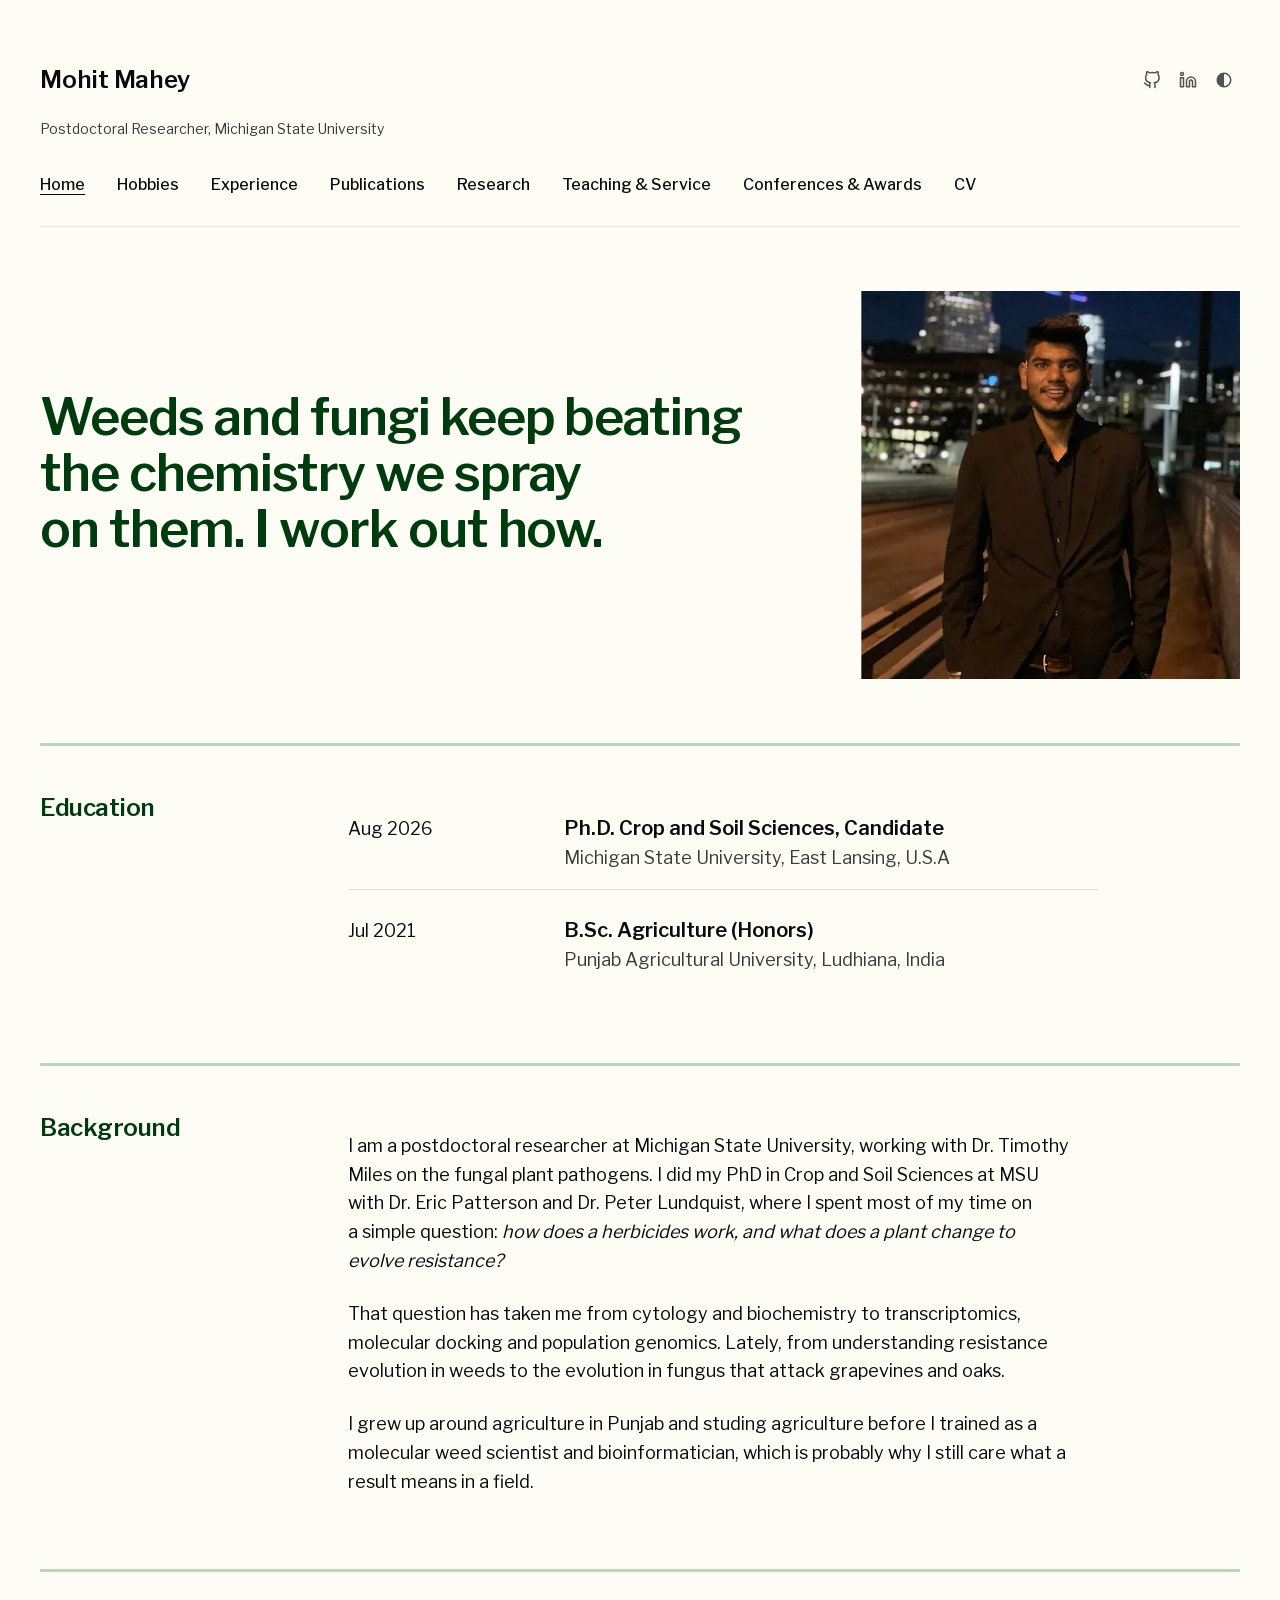
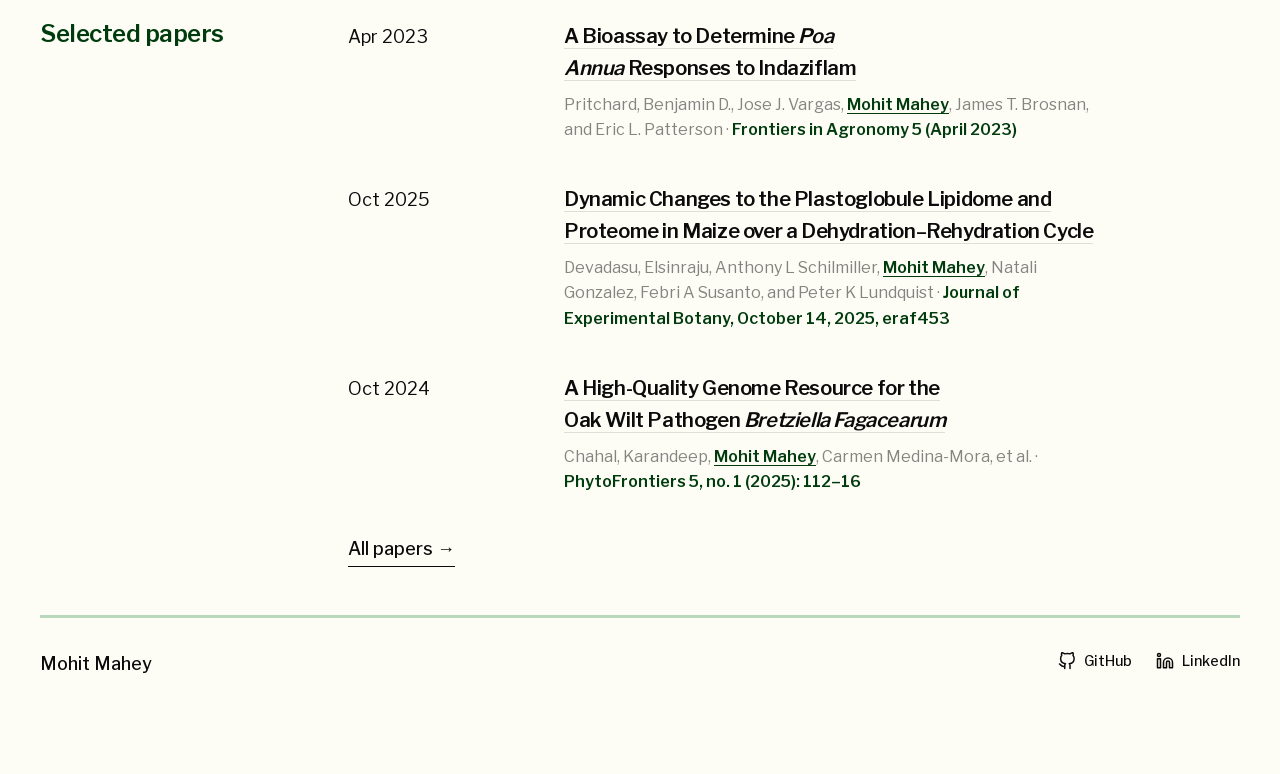
<file: index.html>
<!DOCTYPE html>
<html lang="en">
<head>
<meta charset="utf-8">
<meta name="viewport" content="width=device-width, initial-scale=1, viewport-fit=cover">
<title>Mohit Mahey</title>
<meta name="description" content="Plant genomics, herbicide and fungicide resistance, and the bioinformatics of how pests adapt to the chemistries we use against them.">
<link rel="canonical" href="https://mohitmahey.github.io/">

<meta property="og:type" content="profile">
<meta property="og:site_name" content="Mohit Mahey">
<meta property="og:title" content="Mohit Mahey — Postdoctoral Researcher, Michigan State University">
<meta property="og:description" content="Plant genomics, herbicide and fungicide resistance, and the bioinformatics of how pests adapt to the chemistries we use against them.">
<meta property="og:url" content="https://mohitmahey.github.io/">
<meta property="og:image" content="https://mohitmahey.github.io/static/headshot.jpg">
<meta property="og:image:width" content="670">
<meta property="og:image:height" content="687">
<meta property="og:image:alt" content="Mohit Mahey">
<meta name="twitter:card" content="summary">

<meta name="theme-color" content="#fdfdf7" media="(prefers-color-scheme: light)">
<meta name="theme-color" content="#181a18" media="(prefers-color-scheme: dark)">
<link rel="icon" href="/static/favicon.svg" type="image/svg+xml">

<link rel="preload" href="/static/fonts/LibreFranklin-400-600-normal-latin.woff2" as="font" type="font/woff2" crossorigin>
<link rel="stylesheet" href="/static/fonts.css">
<link rel="stylesheet" href="/static/style.css">
<script>
  // Storage throws outright when a reader blocks cookies or browses privately.
  // Losing the saved choice is survivable; losing the rest of the script is not.
  try {
    var saved = localStorage.getItem('theme');
    if (saved === 'dark' || (!saved && window.matchMedia('(prefers-color-scheme: dark)').matches)) {
      document.documentElement.setAttribute('data-theme', 'dark');
    } else if (saved === 'light') {
      document.documentElement.setAttribute('data-theme', 'light');
    }
  } catch (e) {}
  // The Hobbies map hides its own contents only while a script is there to
  // reveal them again. Harmless on every other page.
  document.documentElement.classList.add('js');
</script>
<noscript><style>.theme-toggle { display: none; }</style></noscript>
</head>
<body>
<a href="#main" class="skip-link">Skip to main content</a>
<div class="container">

  <header class="site-header">
    <div class="brand-row">
      <p class="brand-name"><a href="/">Mohit Mahey</a></p>
      <div class="utility">
        <a href="https://github.com/mohitmahey" target="_blank" rel="noopener noreferrer" title="GitHub">
          <svg viewBox="0 0 24 24" width="18" height="18" stroke="currentColor" stroke-width="2" fill="none" stroke-linecap="round" stroke-linejoin="round" class="icon" aria-hidden="true"><path d="M9 19c-5 1.5-5-2.5-7-3m14 6v-3.87a3.37 3.37 0 0 0-.94-2.61c3.14-.35 6.44-1.54 6.44-7A5.44 5.44 0 0 0 20 4.77 5.07 5.07 0 0 0 19.91 1S18.73.65 16 2.48a13.38 13.38 0 0 0-7 0C6.27.65 5.09 1 5.09 1A5.07 5.07 0 0 0 5 4.77a5.44 5.44 0 0 0-1.5 3.78c0 5.42 3.3 6.61 6.44 7A3.37 3.37 0 0 0 9 18.13V22"></path></svg>
<span class="sr-only">GitHub</span>
        </a>
        <a href="https://linkedin.com/in/mohitmahey" target="_blank" rel="noopener noreferrer" title="LinkedIn">
          <svg viewBox="0 0 24 24" width="18" height="18" stroke="currentColor" stroke-width="2" fill="none" stroke-linecap="round" stroke-linejoin="round" class="icon" aria-hidden="true"><path d="M16 8a6 6 0 0 1 6 6v7h-4v-7a2 2 0 0 0-2-2 2 2 0 0 0-2 2v7h-4v-7a6 6 0 0 1 6-6z"></path><rect x="2" y="9" width="4" height="12"></rect><circle cx="4" cy="4" r="2"></circle></svg>
<span class="sr-only">LinkedIn</span>
        </a>
        <button id="theme-toggle" class="theme-toggle" aria-label="Dark mode" aria-pressed="false">
          <svg viewBox="0 0 24 24" width="18" height="18" fill="none" stroke="currentColor" stroke-width="2" stroke-linecap="round" stroke-linejoin="round" class="icon" aria-hidden="true">
            <circle cx="12" cy="12" r="9"></circle>
            <path d="M12 3a9 9 0 0 0 0 18z" fill="currentColor" stroke="none"></path>
          </svg>
        </button>
      </div>
    </div>
    <p class="brand-role">Postdoctoral Researcher, Michigan State University</p>
    <nav aria-label="Main">
      <ul>
      <li><a href="/" aria-current="page">Home</a></li>
      <li><a href="/hobbies.html">Hobbies</a></li>
      <li><a href="/experience.html">Experience</a></li>
      <li><a href="/publications.html">Publications</a></li>
      <li><a href="/research.html">Research</a></li>
      <li><a href="/teaching.html">Teaching &amp; Service</a></li>
      <li><a href="/conferences.html">Conferences &amp; Awards</a></li>
      <li><a href="/cv.html">CV</a></li>
      </ul>
    </nav>
  </header>

  <main id="main">
<section class="hero">
  <div class="hero-text">
    <h1>Weeds and fungi keep beating the chemistry we spray on them. I work out how.</h1>
  </div>
  <div class="hero-image">
    <picture>
      <source srcset="/static/headshot.webp" type="image/webp">
      <img src="/static/headshot.jpg" alt="Mohit Mahey" class="headshot"
           width="670" height="687" fetchpriority="high" decoding="async">
    </picture>
  </div>
</section>

<section class="section-grid">
  <div class="section-label">
    <h2>Education</h2>
  </div>
  <div class="section-content">
    <p class="edu">
      <span class="date">Aug 2026</span>
      <span class="edu-degree">Ph.D. Crop and Soil Sciences, Candidate</span>
      <span class="edu-place">Michigan State University, East Lansing, U.S.A</span>
    </p>
    <p class="edu">
      <span class="date">Jul 2021</span>
      <span class="edu-degree">B.Sc. Agriculture (Honors)</span>
      <span class="edu-place">Punjab Agricultural University, Ludhiana, India</span>
    </p>
  </div>
</section>

<section class="section-grid">
  <div class="section-label">
    <h2>Background</h2>
  </div>
  <div class="section-content">
    <p>I am a postdoctoral researcher at Michigan State University, working with Dr. Timothy Miles on the fungal plant pathogens. I did my PhD in Crop and Soil Sciences at MSU with
Dr. Eric Patterson and Dr. Peter Lundquist, where I spent most of my time on a simple
question: <em>how does a herbicides work, and what does a plant change to evolve resistance?</em></p>
<p>That question has taken me from cytology and biochemistry to transcriptomics, molecular docking and
population genomics. Lately, from understanding resistance evolution in weeds to the evolution in fungus that attack grapevines and oaks.</p>
<p>I grew up around agriculture in Punjab and studing agriculture before I trained as a molecular weed scientist and bioinformatician, which is probably why I still care what a result means in a field.</p>

  </div>
</section>

<section class="section-grid">
  <div class="section-label">
    <h2>Selected papers</h2>
  </div>
  <div class="section-content">
    <ul class="paper-list">
      <li>
        <span class="date">Apr 2023</span>
        <h3><a href="https://doi.org/10.3389/fagro.2023.1182528">A Bioassay to Determine <em>Poa Annua</em> Responses to Indaziflam</a></h3>
        <p class="citation">Pritchard, Benjamin D., Jose J. Vargas, <strong>Mohit Mahey</strong>, James T. Brosnan, and Eric L. Patterson &middot; <span class="cite-venue">Frontiers in Agronomy 5 (April 2023)</span></p>
      </li>
      <li>
        <span class="date">Oct 2025</span>
        <h3><a href="https://doi.org/10.1093/jxb/eraf453">Dynamic Changes to the Plastoglobule Lipidome and Proteome in Maize over a Dehydration–Rehydration Cycle</a></h3>
        <p class="citation">Devadasu, Elsinraju, Anthony L Schilmiller, <strong>Mohit Mahey</strong>, Natali Gonzalez, Febri A Susanto, and Peter K Lundquist &middot; <span class="cite-venue">Journal of Experimental Botany, October 14, 2025, eraf453</span></p>
      </li>
      <li>
        <span class="date">Oct 2024</span>
        <h3><a href="https://doi.org/10.1094/PHYTOFR-07-24-0080-A">A High-Quality Genome Resource for the Oak Wilt Pathogen <em>Bretziella Fagacearum</em></a></h3>
        <p class="citation">Chahal, Karandeep, <strong>Mohit Mahey</strong>, Carmen Medina-Mora, et al. &middot; <span class="cite-venue">PhytoFrontiers 5, no. 1 (2025): 112–16</span></p>
      </li>
    </ul>
    <a href="/publications.html" class="tail-link">All papers &rarr;</a>
  </div>
</section>
  </main>

  <footer class="site-footer">
    <div class="contact">
      <p class="footer-cta">Mohit Mahey</p>
    </div>
    <div class="footer-links">
      <a href="https://github.com/mohitmahey" target="_blank" rel="noopener noreferrer">
        <svg viewBox="0 0 24 24" width="18" height="18" stroke="currentColor" stroke-width="2" fill="none" stroke-linecap="round" stroke-linejoin="round" class="icon" aria-hidden="true"><path d="M9 19c-5 1.5-5-2.5-7-3m14 6v-3.87a3.37 3.37 0 0 0-.94-2.61c3.14-.35 6.44-1.54 6.44-7A5.44 5.44 0 0 0 20 4.77 5.07 5.07 0 0 0 19.91 1S18.73.65 16 2.48a13.38 13.38 0 0 0-7 0C6.27.65 5.09 1 5.09 1A5.07 5.07 0 0 0 5 4.77a5.44 5.44 0 0 0-1.5 3.78c0 5.42 3.3 6.61 6.44 7A3.37 3.37 0 0 0 9 18.13V22"></path></svg>
GitHub
      </a>
      <a href="https://linkedin.com/in/mohitmahey" target="_blank" rel="noopener noreferrer">
        <svg viewBox="0 0 24 24" width="18" height="18" stroke="currentColor" stroke-width="2" fill="none" stroke-linecap="round" stroke-linejoin="round" class="icon" aria-hidden="true"><path d="M16 8a6 6 0 0 1 6 6v7h-4v-7a2 2 0 0 0-2-2 2 2 0 0 0-2 2v7h-4v-7a6 6 0 0 1 6-6z"></path><rect x="2" y="9" width="4" height="12"></rect><circle cx="4" cy="4" r="2"></circle></svg>
LinkedIn
      </a>
    </div>
  </footer>
</div>

<script>
const toggleBtn = document.getElementById('theme-toggle');
const root = document.documentElement;

// aria-pressed carries the state, so a screen reader says whether dark is on.
function isDark() {
  return root.getAttribute('data-theme') === 'dark'
    || (!root.hasAttribute('data-theme') && window.matchMedia('(prefers-color-scheme: dark)').matches);
}
toggleBtn.setAttribute('aria-pressed', String(isDark()));

toggleBtn.addEventListener('click', () => {
  const next = isDark() ? 'light' : 'dark';
  root.setAttribute('data-theme', next);
  // The toggle still works with storage blocked; the choice just won't survive
  // the next page load.
  try { localStorage.setItem('theme', next); } catch (e) {}
  toggleBtn.setAttribute('aria-pressed', String(next === 'dark'));
});
</script>
</body>
</html>
</file>
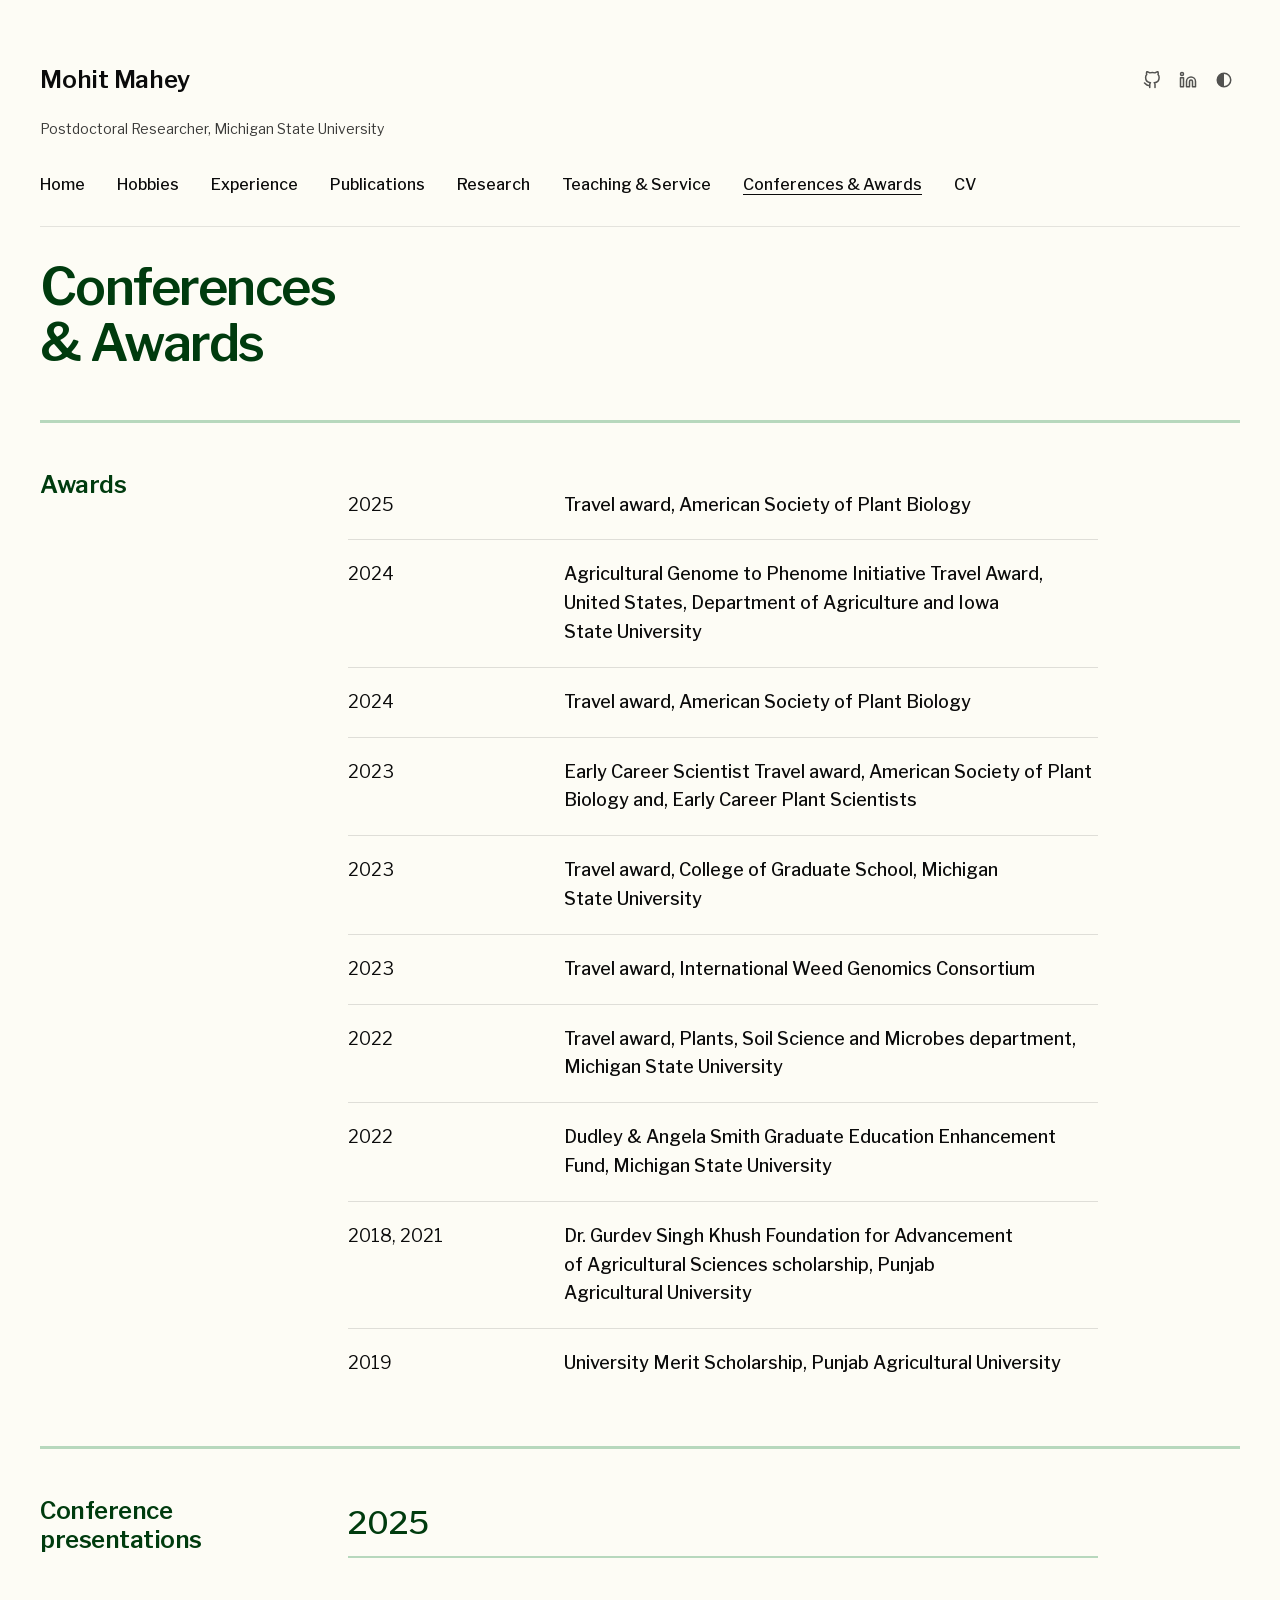
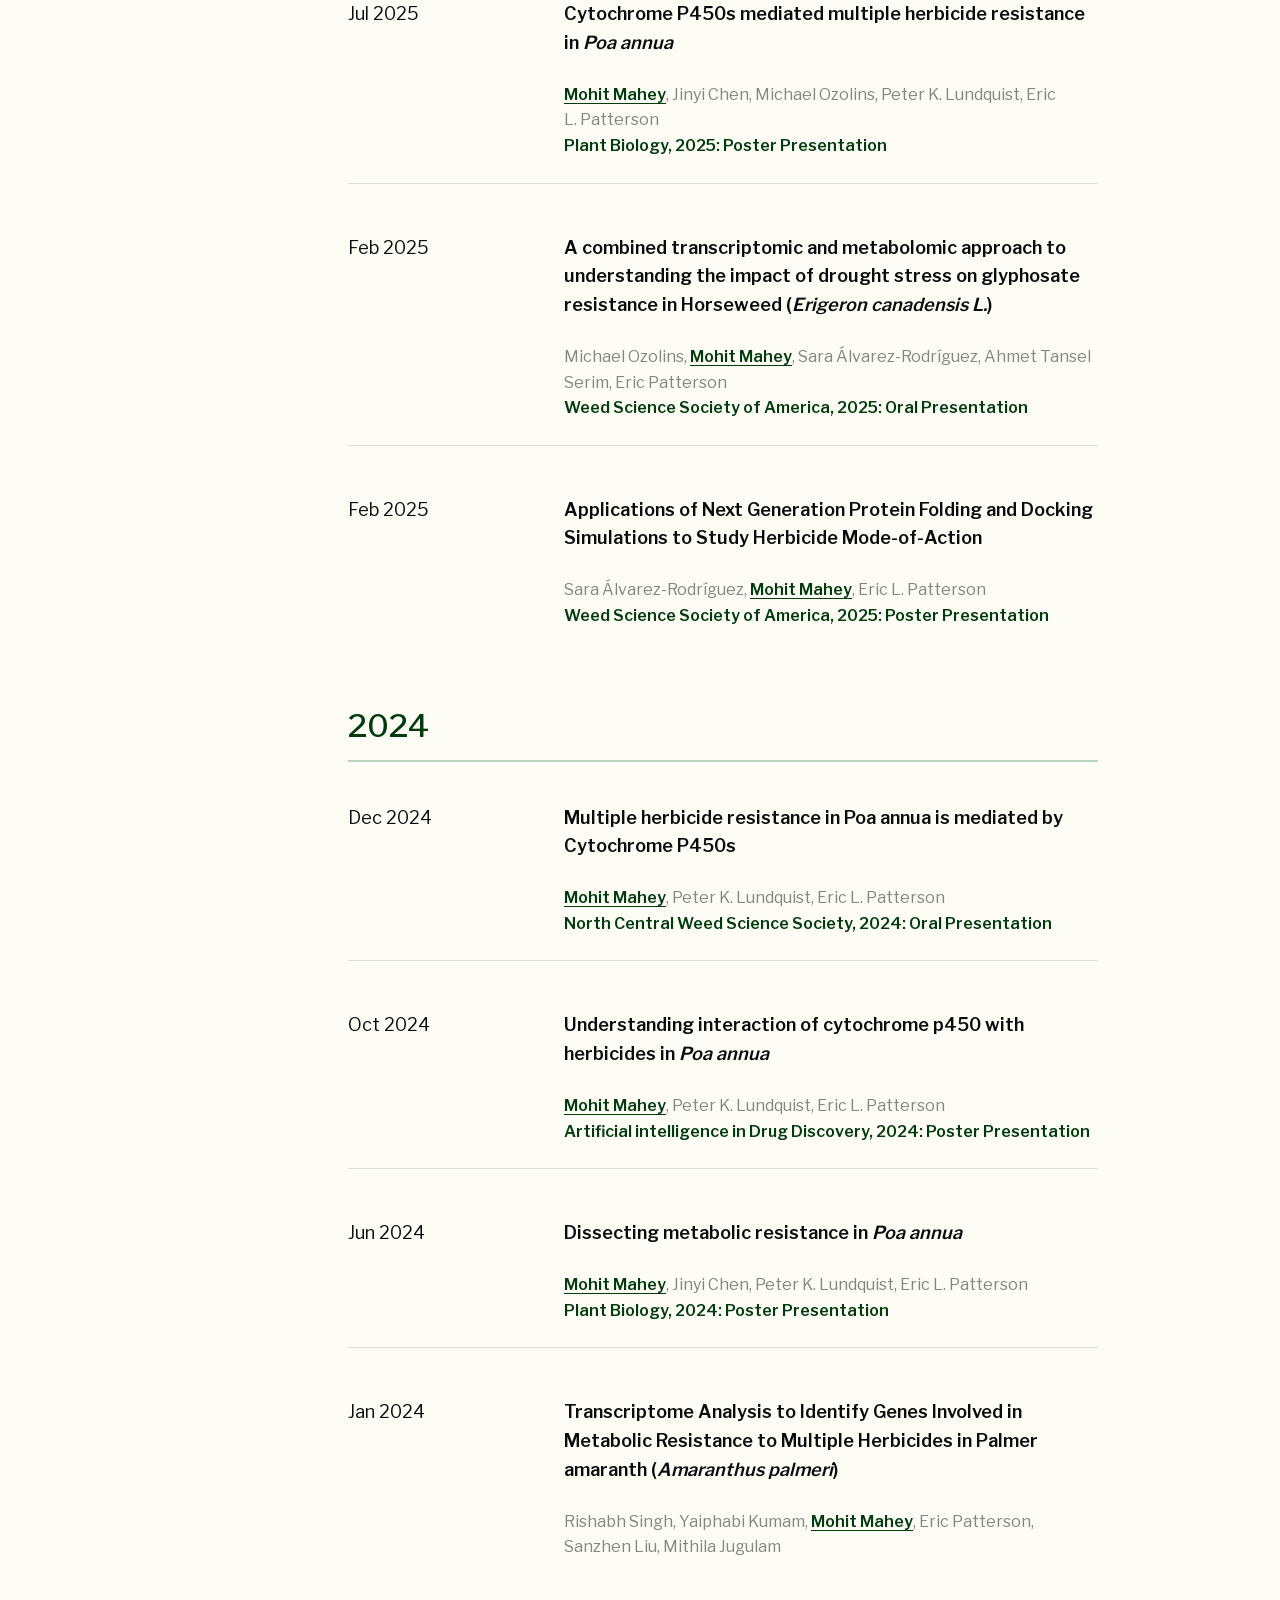
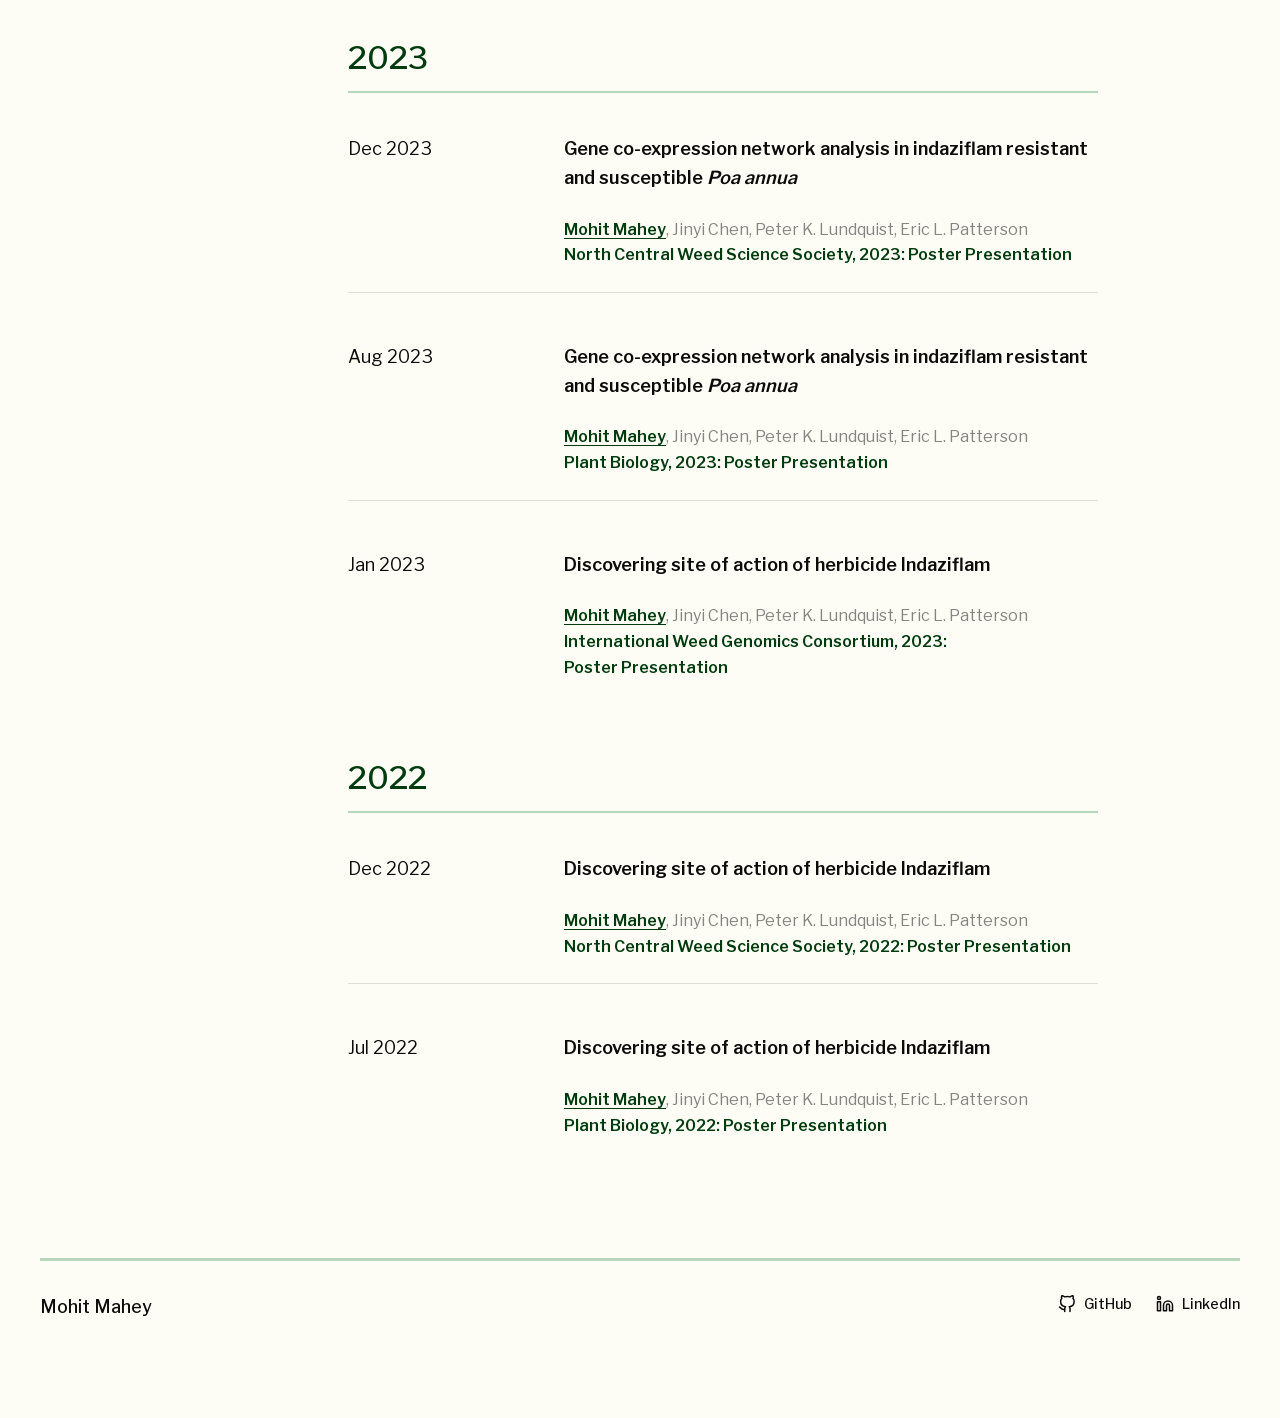
<file: conferences.html>
<!DOCTYPE html>
<html lang="en">
<head>
<meta charset="utf-8">
<meta name="viewport" content="width=device-width, initial-scale=1, viewport-fit=cover">
<title>Conferences &amp; Awards &middot; Mohit Mahey</title>
<meta name="description" content="Plant genomics, herbicide and fungicide resistance, and the bioinformatics of how pests adapt to the chemistries we use against them.">
<link rel="canonical" href="https://mohitmahey.github.io/conferences.html">

<meta property="og:type" content="article">
<meta property="og:site_name" content="Mohit Mahey">
<meta property="og:title" content="Mohit Mahey — Postdoctoral Researcher, Michigan State University">
<meta property="og:description" content="Plant genomics, herbicide and fungicide resistance, and the bioinformatics of how pests adapt to the chemistries we use against them.">
<meta property="og:url" content="https://mohitmahey.github.io/conferences.html">
<meta property="og:image" content="https://mohitmahey.github.io/static/headshot.jpg">
<meta property="og:image:width" content="670">
<meta property="og:image:height" content="687">
<meta property="og:image:alt" content="Mohit Mahey">
<meta name="twitter:card" content="summary">

<meta name="theme-color" content="#fdfdf7" media="(prefers-color-scheme: light)">
<meta name="theme-color" content="#181a18" media="(prefers-color-scheme: dark)">
<link rel="icon" href="/static/favicon.svg" type="image/svg+xml">

<link rel="preload" href="/static/fonts/LibreFranklin-400-600-normal-latin.woff2" as="font" type="font/woff2" crossorigin>
<link rel="stylesheet" href="/static/fonts.css">
<link rel="stylesheet" href="/static/style.css">
<script>
  // Storage throws outright when a reader blocks cookies or browses privately.
  // Losing the saved choice is survivable; losing the rest of the script is not.
  try {
    var saved = localStorage.getItem('theme');
    if (saved === 'dark' || (!saved && window.matchMedia('(prefers-color-scheme: dark)').matches)) {
      document.documentElement.setAttribute('data-theme', 'dark');
    } else if (saved === 'light') {
      document.documentElement.setAttribute('data-theme', 'light');
    }
  } catch (e) {}
  // The Hobbies map hides its own contents only while a script is there to
  // reveal them again. Harmless on every other page.
  document.documentElement.classList.add('js');
</script>
<noscript><style>.theme-toggle { display: none; }</style></noscript>
</head>
<body>
<a href="#main" class="skip-link">Skip to main content</a>
<div class="container">

  <header class="site-header">
    <div class="brand-row">
      <p class="brand-name"><a href="/">Mohit Mahey</a></p>
      <div class="utility">
        <a href="https://github.com/mohitmahey" target="_blank" rel="noopener noreferrer" title="GitHub">
          <svg viewBox="0 0 24 24" width="18" height="18" stroke="currentColor" stroke-width="2" fill="none" stroke-linecap="round" stroke-linejoin="round" class="icon" aria-hidden="true"><path d="M9 19c-5 1.5-5-2.5-7-3m14 6v-3.87a3.37 3.37 0 0 0-.94-2.61c3.14-.35 6.44-1.54 6.44-7A5.44 5.44 0 0 0 20 4.77 5.07 5.07 0 0 0 19.91 1S18.73.65 16 2.48a13.38 13.38 0 0 0-7 0C6.27.65 5.09 1 5.09 1A5.07 5.07 0 0 0 5 4.77a5.44 5.44 0 0 0-1.5 3.78c0 5.42 3.3 6.61 6.44 7A3.37 3.37 0 0 0 9 18.13V22"></path></svg>
<span class="sr-only">GitHub</span>
        </a>
        <a href="https://linkedin.com/in/mohitmahey" target="_blank" rel="noopener noreferrer" title="LinkedIn">
          <svg viewBox="0 0 24 24" width="18" height="18" stroke="currentColor" stroke-width="2" fill="none" stroke-linecap="round" stroke-linejoin="round" class="icon" aria-hidden="true"><path d="M16 8a6 6 0 0 1 6 6v7h-4v-7a2 2 0 0 0-2-2 2 2 0 0 0-2 2v7h-4v-7a6 6 0 0 1 6-6z"></path><rect x="2" y="9" width="4" height="12"></rect><circle cx="4" cy="4" r="2"></circle></svg>
<span class="sr-only">LinkedIn</span>
        </a>
        <button id="theme-toggle" class="theme-toggle" aria-label="Dark mode" aria-pressed="false">
          <svg viewBox="0 0 24 24" width="18" height="18" fill="none" stroke="currentColor" stroke-width="2" stroke-linecap="round" stroke-linejoin="round" class="icon" aria-hidden="true">
            <circle cx="12" cy="12" r="9"></circle>
            <path d="M12 3a9 9 0 0 0 0 18z" fill="currentColor" stroke="none"></path>
          </svg>
        </button>
      </div>
    </div>
    <p class="brand-role">Postdoctoral Researcher, Michigan State University</p>
    <nav aria-label="Main">
      <ul>
      <li><a href="/">Home</a></li>
      <li><a href="/hobbies.html">Hobbies</a></li>
      <li><a href="/experience.html">Experience</a></li>
      <li><a href="/publications.html">Publications</a></li>
      <li><a href="/research.html">Research</a></li>
      <li><a href="/teaching.html">Teaching &amp; Service</a></li>
      <li><a href="/conferences.html" aria-current="page">Conferences &amp; Awards</a></li>
      <li><a href="/cv.html">CV</a></li>
      </ul>
    </nav>
  </header>

  <main id="main">
<section class="section-grid section-grid--opening">
  <div class="section-label">
    <h1 class="page-title">Conferences &amp; Awards</h1>
  </div>
</section>

<section class="section-grid">
  <div class="section-label">
    <h2>Awards</h2>
  </div>
  <div class="section-content">
    <ul class="listing">
      <li>
        <span class="date">2025</span>
        <span>Travel award, American Society of Plant Biology</span>
      </li>
      <li>
        <span class="date">2024</span>
        <span>Agricultural Genome to Phenome Initiative Travel Award, United States, Department of Agriculture and Iowa State University</span>
      </li>
      <li>
        <span class="date">2024</span>
        <span>Travel award, American Society of Plant Biology</span>
      </li>
      <li>
        <span class="date">2023</span>
        <span>Early Career Scientist Travel award, American Society of Plant Biology and, Early Career Plant Scientists</span>
      </li>
      <li>
        <span class="date">2023</span>
        <span>Travel award, College of Graduate School, Michigan State University</span>
      </li>
      <li>
        <span class="date">2023</span>
        <span>Travel award, International Weed Genomics Consortium</span>
      </li>
      <li>
        <span class="date">2022</span>
        <span>Travel award, Plants, Soil Science and Microbes department, Michigan State University</span>
      </li>
      <li>
        <span class="date">2022</span>
        <span>Dudley &amp; Angela Smith Graduate Education Enhancement Fund, Michigan State University</span>
      </li>
      <li>
        <span class="date">2018, 2021</span>
        <span>Dr. Gurdev Singh Khush Foundation for Advancement of Agricultural Sciences scholarship, Punjab Agricultural University</span>
      </li>
      <li>
        <span class="date">2019</span>
        <span>University Merit Scholarship, Punjab Agricultural University</span>
      </li>
    </ul>
  </div>
</section>

<section class="section-grid">
  <div class="section-label">
    <h2>Conference presentations</h2>
  </div>
  <div class="section-content">
    <div class="year-group">
      <h3 class="year">2025</h3>
      <article class="talk">
        <span class="date">Jul 2025</span>
        <p class="talk-title">Cytochrome P450s mediated multiple herbicide resistance in <em>Poa annua</em></p>
        <p class="authors"><strong>Mohit Mahey</strong>, Jinyi Chen, Michael Ozolins, Peter K. Lundquist, Eric L. Patterson</p>
        <p class="venue">Plant Biology, 2025: Poster Presentation</p>
      </article>
      <article class="talk">
        <span class="date">Feb 2025</span>
        <p class="talk-title">A combined transcriptomic and metabolomic approach to understanding the impact of drought stress on glyphosate resistance in Horseweed (<em>Erigeron canadensis L.</em>)</p>
        <p class="authors">Michael Ozolins, <strong>Mohit Mahey</strong>, Sara Álvarez-Rodríguez, Ahmet Tansel Serim, Eric Patterson</p>
        <p class="venue">Weed Science Society of America, 2025: Oral Presentation</p>
      </article>
      <article class="talk">
        <span class="date">Feb 2025</span>
        <p class="talk-title">Applications of Next Generation Protein Folding and Docking Simulations to Study Herbicide Mode-of-Action</p>
        <p class="authors">Sara Álvarez-Rodríguez, <strong>Mohit Mahey</strong>, Eric L. Patterson</p>
        <p class="venue">Weed Science Society of America, 2025: Poster Presentation</p>
      </article>
    </div>
    <div class="year-group">
      <h3 class="year">2024</h3>
      <article class="talk">
        <span class="date">Dec 2024</span>
        <p class="talk-title">Multiple herbicide resistance in Poa annua is mediated by Cytochrome P450s</p>
        <p class="authors"><strong>Mohit Mahey</strong>, Peter K. Lundquist, Eric L. Patterson</p>
        <p class="venue">North Central Weed Science Society, 2024: Oral Presentation</p>
      </article>
      <article class="talk">
        <span class="date">Oct 2024</span>
        <p class="talk-title">Understanding interaction of cytochrome p450 with herbicides in <em>Poa annua</em></p>
        <p class="authors"><strong>Mohit Mahey</strong>, Peter K. Lundquist, Eric L. Patterson</p>
        <p class="venue">Artificial intelligence in Drug Discovery, 2024: Poster Presentation</p>
      </article>
      <article class="talk">
        <span class="date">Jun 2024</span>
        <p class="talk-title">Dissecting metabolic resistance in <em>Poa annua </em></p>
        <p class="authors"><strong>Mohit Mahey</strong>, Jinyi Chen, Peter K. Lundquist, Eric L. Patterson</p>
        <p class="venue">Plant Biology, 2024: Poster Presentation</p>
      </article>
      <article class="talk">
        <span class="date">Jan 2024</span>
        <p class="talk-title">Transcriptome Analysis to Identify Genes Involved in Metabolic Resistance to Multiple Herbicides in Palmer amaranth (<em>Amaranthus palmeri</em>)</p>
        <p class="authors">Rishabh Singh, Yaiphabi Kumam, <strong>Mohit Mahey</strong>, Eric Patterson, Sanzhen Liu, Mithila Jugulam</p>
        <p class="venue"></p>
      </article>
    </div>
    <div class="year-group">
      <h3 class="year">2023</h3>
      <article class="talk">
        <span class="date">Dec 2023</span>
        <p class="talk-title">Gene co-expression network analysis in indaziflam resistant and susceptible <em>Poa annua </em></p>
        <p class="authors"><strong>Mohit Mahey</strong>, Jinyi Chen, Peter K. Lundquist, Eric L. Patterson</p>
        <p class="venue">North Central Weed Science Society, 2023: Poster Presentation</p>
      </article>
      <article class="talk">
        <span class="date">Aug 2023</span>
        <p class="talk-title">Gene co-expression network analysis in indaziflam resistant and susceptible <em>Poa annua </em></p>
        <p class="authors"><strong>Mohit Mahey</strong>, Jinyi Chen, Peter K. Lundquist, Eric L. Patterson</p>
        <p class="venue">Plant Biology, 2023: Poster Presentation</p>
      </article>
      <article class="talk">
        <span class="date">Jan 2023</span>
        <p class="talk-title">Discovering site of action of herbicide Indaziflam</p>
        <p class="authors"><strong>Mohit Mahey</strong>, Jinyi Chen, Peter K. Lundquist, Eric L. Patterson</p>
        <p class="venue">International Weed Genomics Consortium, 2023: Poster Presentation</p>
      </article>
    </div>
    <div class="year-group">
      <h3 class="year">2022</h3>
      <article class="talk">
        <span class="date">Dec 2022</span>
        <p class="talk-title">Discovering site of action of herbicide Indaziflam</p>
        <p class="authors"><strong>Mohit Mahey</strong>, Jinyi Chen, Peter K. Lundquist, Eric L. Patterson</p>
        <p class="venue">North Central Weed Science Society, 2022: Poster Presentation</p>
      </article>
      <article class="talk">
        <span class="date">Jul 2022</span>
        <p class="talk-title">Discovering site of action of herbicide Indaziflam</p>
        <p class="authors"><strong>Mohit Mahey</strong>, Jinyi Chen, Peter K. Lundquist, Eric L. Patterson</p>
        <p class="venue">Plant Biology, 2022: Poster Presentation</p>
      </article>
    </div>
  </div>
</section>
  </main>

  <footer class="site-footer">
    <div class="contact">
      <p class="footer-cta">Mohit Mahey</p>
    </div>
    <div class="footer-links">
      <a href="https://github.com/mohitmahey" target="_blank" rel="noopener noreferrer">
        <svg viewBox="0 0 24 24" width="18" height="18" stroke="currentColor" stroke-width="2" fill="none" stroke-linecap="round" stroke-linejoin="round" class="icon" aria-hidden="true"><path d="M9 19c-5 1.5-5-2.5-7-3m14 6v-3.87a3.37 3.37 0 0 0-.94-2.61c3.14-.35 6.44-1.54 6.44-7A5.44 5.44 0 0 0 20 4.77 5.07 5.07 0 0 0 19.91 1S18.73.65 16 2.48a13.38 13.38 0 0 0-7 0C6.27.65 5.09 1 5.09 1A5.07 5.07 0 0 0 5 4.77a5.44 5.44 0 0 0-1.5 3.78c0 5.42 3.3 6.61 6.44 7A3.37 3.37 0 0 0 9 18.13V22"></path></svg>
GitHub
      </a>
      <a href="https://linkedin.com/in/mohitmahey" target="_blank" rel="noopener noreferrer">
        <svg viewBox="0 0 24 24" width="18" height="18" stroke="currentColor" stroke-width="2" fill="none" stroke-linecap="round" stroke-linejoin="round" class="icon" aria-hidden="true"><path d="M16 8a6 6 0 0 1 6 6v7h-4v-7a2 2 0 0 0-2-2 2 2 0 0 0-2 2v7h-4v-7a6 6 0 0 1 6-6z"></path><rect x="2" y="9" width="4" height="12"></rect><circle cx="4" cy="4" r="2"></circle></svg>
LinkedIn
      </a>
    </div>
  </footer>
</div>

<script>
const toggleBtn = document.getElementById('theme-toggle');
const root = document.documentElement;

// aria-pressed carries the state, so a screen reader says whether dark is on.
function isDark() {
  return root.getAttribute('data-theme') === 'dark'
    || (!root.hasAttribute('data-theme') && window.matchMedia('(prefers-color-scheme: dark)').matches);
}
toggleBtn.setAttribute('aria-pressed', String(isDark()));

toggleBtn.addEventListener('click', () => {
  const next = isDark() ? 'light' : 'dark';
  root.setAttribute('data-theme', next);
  // The toggle still works with storage blocked; the choice just won't survive
  // the next page load.
  try { localStorage.setItem('theme', next); } catch (e) {}
  toggleBtn.setAttribute('aria-pressed', String(next === 'dark'));
});
</script>
</body>
</html>
</file>
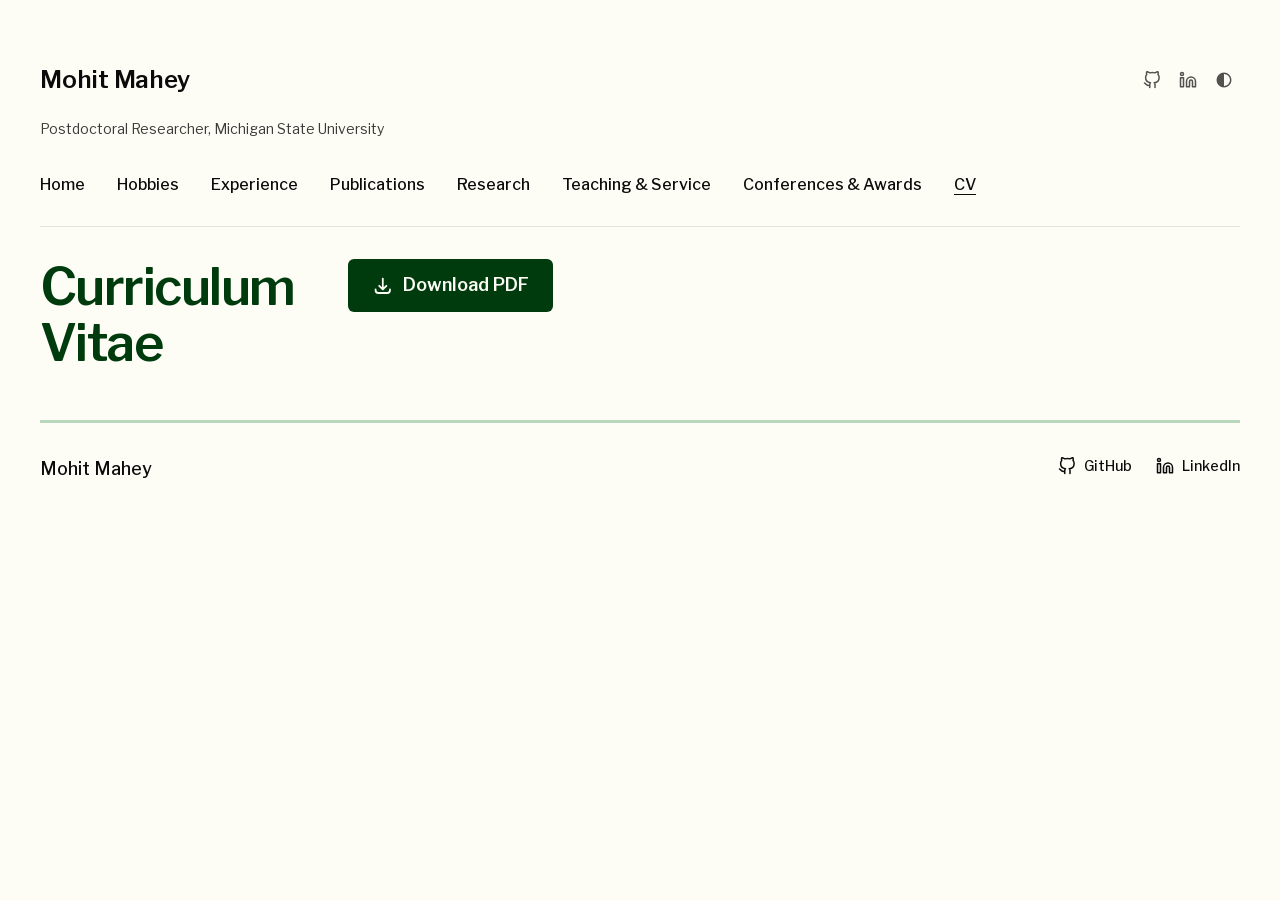
<file: cv.html>
<!DOCTYPE html>
<html lang="en">
<head>
<meta charset="utf-8">
<meta name="viewport" content="width=device-width, initial-scale=1, viewport-fit=cover">
<title>CV &middot; Mohit Mahey</title>
<meta name="description" content="Plant genomics, herbicide and fungicide resistance, and the bioinformatics of how pests adapt to the chemistries we use against them.">
<link rel="canonical" href="https://mohitmahey.github.io/cv.html">

<meta property="og:type" content="article">
<meta property="og:site_name" content="Mohit Mahey">
<meta property="og:title" content="Mohit Mahey — Postdoctoral Researcher, Michigan State University">
<meta property="og:description" content="Plant genomics, herbicide and fungicide resistance, and the bioinformatics of how pests adapt to the chemistries we use against them.">
<meta property="og:url" content="https://mohitmahey.github.io/cv.html">
<meta property="og:image" content="https://mohitmahey.github.io/static/headshot.jpg">
<meta property="og:image:width" content="670">
<meta property="og:image:height" content="687">
<meta property="og:image:alt" content="Mohit Mahey">
<meta name="twitter:card" content="summary">

<meta name="theme-color" content="#fdfdf7" media="(prefers-color-scheme: light)">
<meta name="theme-color" content="#181a18" media="(prefers-color-scheme: dark)">
<link rel="icon" href="/static/favicon.svg" type="image/svg+xml">

<link rel="preload" href="/static/fonts/LibreFranklin-400-600-normal-latin.woff2" as="font" type="font/woff2" crossorigin>
<link rel="stylesheet" href="/static/fonts.css">
<link rel="stylesheet" href="/static/style.css">
<script>
  // Storage throws outright when a reader blocks cookies or browses privately.
  // Losing the saved choice is survivable; losing the rest of the script is not.
  try {
    var saved = localStorage.getItem('theme');
    if (saved === 'dark' || (!saved && window.matchMedia('(prefers-color-scheme: dark)').matches)) {
      document.documentElement.setAttribute('data-theme', 'dark');
    } else if (saved === 'light') {
      document.documentElement.setAttribute('data-theme', 'light');
    }
  } catch (e) {}
  // The Hobbies map hides its own contents only while a script is there to
  // reveal them again. Harmless on every other page.
  document.documentElement.classList.add('js');
</script>
<noscript><style>.theme-toggle { display: none; }</style></noscript>
</head>
<body>
<a href="#main" class="skip-link">Skip to main content</a>
<div class="container">

  <header class="site-header">
    <div class="brand-row">
      <p class="brand-name"><a href="/">Mohit Mahey</a></p>
      <div class="utility">
        <a href="https://github.com/mohitmahey" target="_blank" rel="noopener noreferrer" title="GitHub">
          <svg viewBox="0 0 24 24" width="18" height="18" stroke="currentColor" stroke-width="2" fill="none" stroke-linecap="round" stroke-linejoin="round" class="icon" aria-hidden="true"><path d="M9 19c-5 1.5-5-2.5-7-3m14 6v-3.87a3.37 3.37 0 0 0-.94-2.61c3.14-.35 6.44-1.54 6.44-7A5.44 5.44 0 0 0 20 4.77 5.07 5.07 0 0 0 19.91 1S18.73.65 16 2.48a13.38 13.38 0 0 0-7 0C6.27.65 5.09 1 5.09 1A5.07 5.07 0 0 0 5 4.77a5.44 5.44 0 0 0-1.5 3.78c0 5.42 3.3 6.61 6.44 7A3.37 3.37 0 0 0 9 18.13V22"></path></svg>
<span class="sr-only">GitHub</span>
        </a>
        <a href="https://linkedin.com/in/mohitmahey" target="_blank" rel="noopener noreferrer" title="LinkedIn">
          <svg viewBox="0 0 24 24" width="18" height="18" stroke="currentColor" stroke-width="2" fill="none" stroke-linecap="round" stroke-linejoin="round" class="icon" aria-hidden="true"><path d="M16 8a6 6 0 0 1 6 6v7h-4v-7a2 2 0 0 0-2-2 2 2 0 0 0-2 2v7h-4v-7a6 6 0 0 1 6-6z"></path><rect x="2" y="9" width="4" height="12"></rect><circle cx="4" cy="4" r="2"></circle></svg>
<span class="sr-only">LinkedIn</span>
        </a>
        <button id="theme-toggle" class="theme-toggle" aria-label="Dark mode" aria-pressed="false">
          <svg viewBox="0 0 24 24" width="18" height="18" fill="none" stroke="currentColor" stroke-width="2" stroke-linecap="round" stroke-linejoin="round" class="icon" aria-hidden="true">
            <circle cx="12" cy="12" r="9"></circle>
            <path d="M12 3a9 9 0 0 0 0 18z" fill="currentColor" stroke="none"></path>
          </svg>
        </button>
      </div>
    </div>
    <p class="brand-role">Postdoctoral Researcher, Michigan State University</p>
    <nav aria-label="Main">
      <ul>
      <li><a href="/">Home</a></li>
      <li><a href="/hobbies.html">Hobbies</a></li>
      <li><a href="/experience.html">Experience</a></li>
      <li><a href="/publications.html">Publications</a></li>
      <li><a href="/research.html">Research</a></li>
      <li><a href="/teaching.html">Teaching &amp; Service</a></li>
      <li><a href="/conferences.html">Conferences &amp; Awards</a></li>
      <li><a href="/cv.html" aria-current="page">CV</a></li>
      </ul>
    </nav>
  </header>

  <main id="main">
<div class="cv-page">
<section class="section-grid section-grid--opening">
  <div class="section-label">
    <h1 class="page-title">Curriculum Vitae</h1>
  </div>
  <div class="section-content">
    <div class="print-hint">
      <a href="/static/Mohit_Mahey_CV.pdf" class="download-btn" target="_blank" rel="noopener noreferrer">
        <svg style="width:1.2em; height:1.2em; vertical-align:-0.2em; margin-right:0.5em;" fill="none" stroke="currentColor" viewBox="0 0 24 24" xmlns="http://www.w3.org/2000/svg"><path stroke-linecap="round" stroke-linejoin="round" stroke-width="2" d="M4 16v1a3 3 0 003 3h10a3 3 0 003-3v-1m-4-4l-4 4m0 0l-4-4m4 4V4"></path></svg>
        Download PDF
      </a>
    </div>
  </div>
</section>

</div>
  </main>

  <footer class="site-footer">
    <div class="contact">
      <p class="footer-cta">Mohit Mahey</p>
    </div>
    <div class="footer-links">
      <a href="https://github.com/mohitmahey" target="_blank" rel="noopener noreferrer">
        <svg viewBox="0 0 24 24" width="18" height="18" stroke="currentColor" stroke-width="2" fill="none" stroke-linecap="round" stroke-linejoin="round" class="icon" aria-hidden="true"><path d="M9 19c-5 1.5-5-2.5-7-3m14 6v-3.87a3.37 3.37 0 0 0-.94-2.61c3.14-.35 6.44-1.54 6.44-7A5.44 5.44 0 0 0 20 4.77 5.07 5.07 0 0 0 19.91 1S18.73.65 16 2.48a13.38 13.38 0 0 0-7 0C6.27.65 5.09 1 5.09 1A5.07 5.07 0 0 0 5 4.77a5.44 5.44 0 0 0-1.5 3.78c0 5.42 3.3 6.61 6.44 7A3.37 3.37 0 0 0 9 18.13V22"></path></svg>
GitHub
      </a>
      <a href="https://linkedin.com/in/mohitmahey" target="_blank" rel="noopener noreferrer">
        <svg viewBox="0 0 24 24" width="18" height="18" stroke="currentColor" stroke-width="2" fill="none" stroke-linecap="round" stroke-linejoin="round" class="icon" aria-hidden="true"><path d="M16 8a6 6 0 0 1 6 6v7h-4v-7a2 2 0 0 0-2-2 2 2 0 0 0-2 2v7h-4v-7a6 6 0 0 1 6-6z"></path><rect x="2" y="9" width="4" height="12"></rect><circle cx="4" cy="4" r="2"></circle></svg>
LinkedIn
      </a>
    </div>
  </footer>
</div>

<script>
const toggleBtn = document.getElementById('theme-toggle');
const root = document.documentElement;

// aria-pressed carries the state, so a screen reader says whether dark is on.
function isDark() {
  return root.getAttribute('data-theme') === 'dark'
    || (!root.hasAttribute('data-theme') && window.matchMedia('(prefers-color-scheme: dark)').matches);
}
toggleBtn.setAttribute('aria-pressed', String(isDark()));

toggleBtn.addEventListener('click', () => {
  const next = isDark() ? 'light' : 'dark';
  root.setAttribute('data-theme', next);
  // The toggle still works with storage blocked; the choice just won't survive
  // the next page load.
  try { localStorage.setItem('theme', next); } catch (e) {}
  toggleBtn.setAttribute('aria-pressed', String(next === 'dark'));
});
</script>
</body>
</html>
</file>
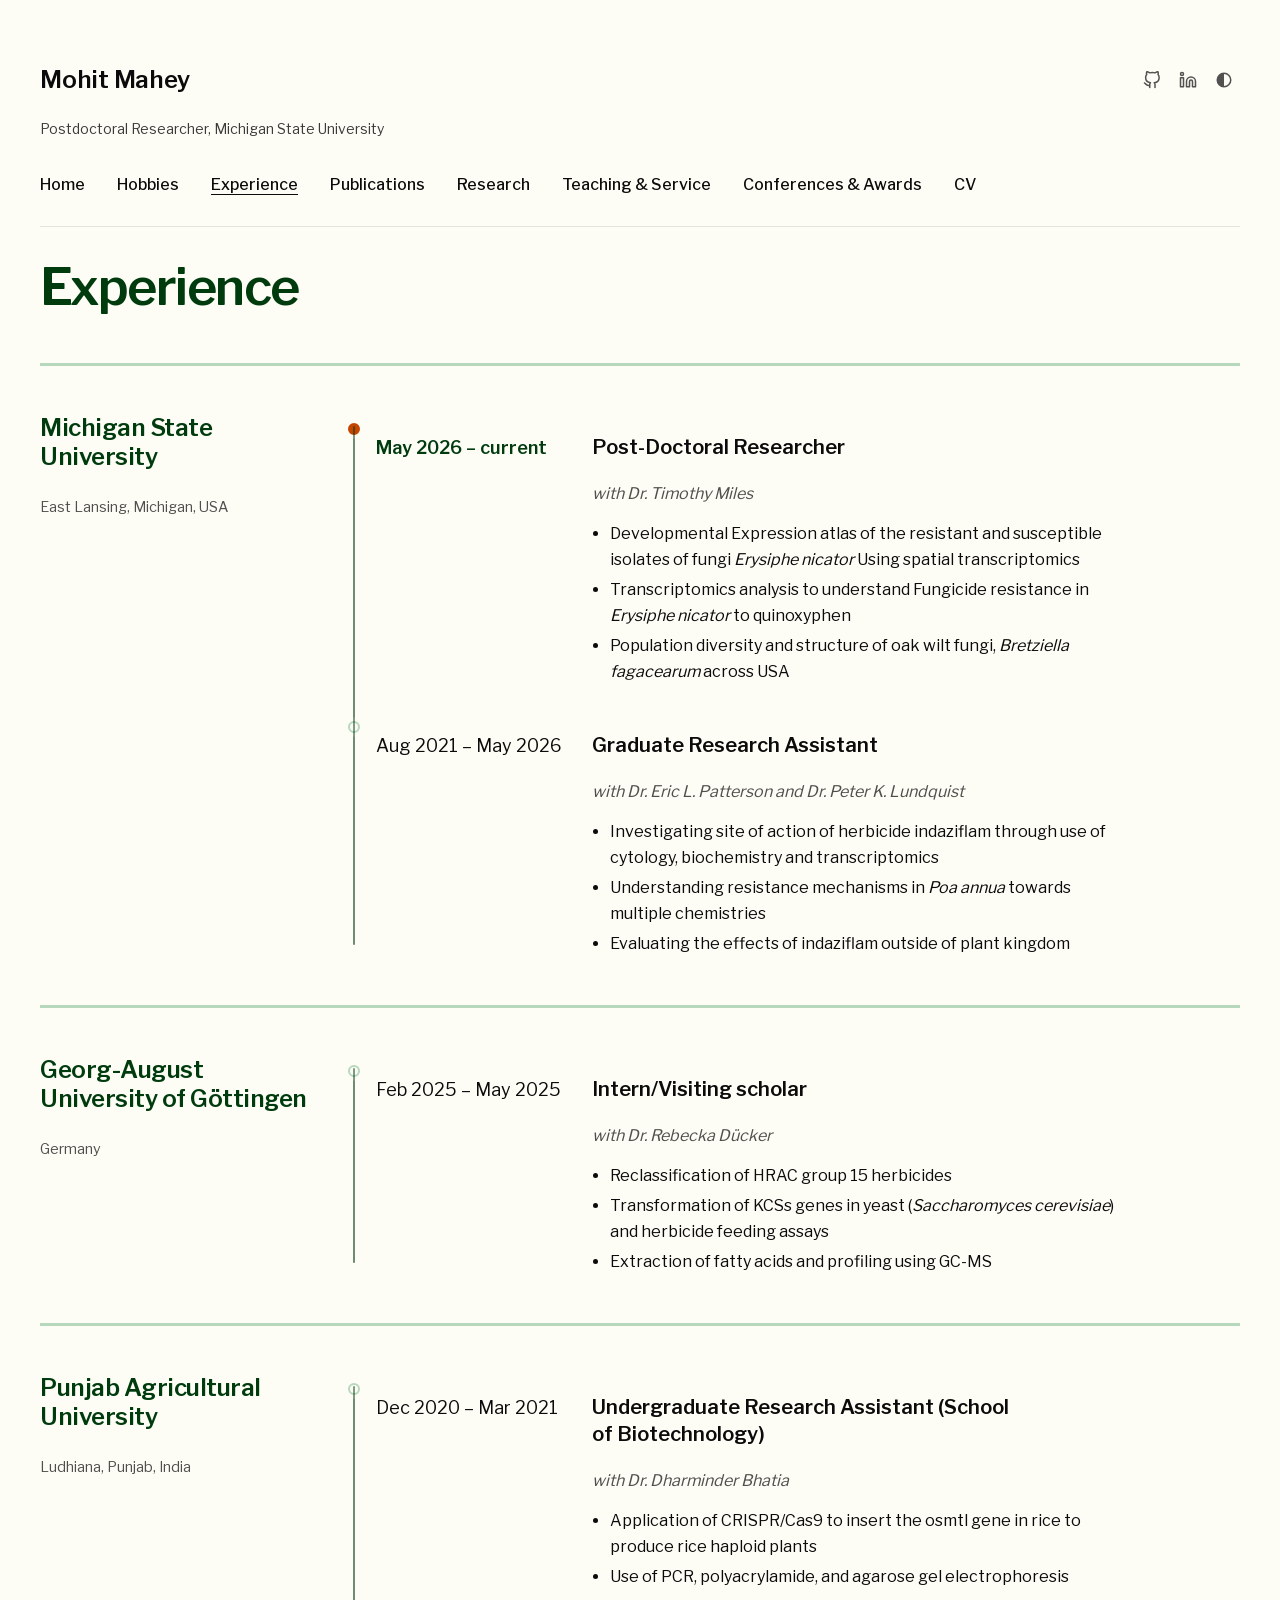
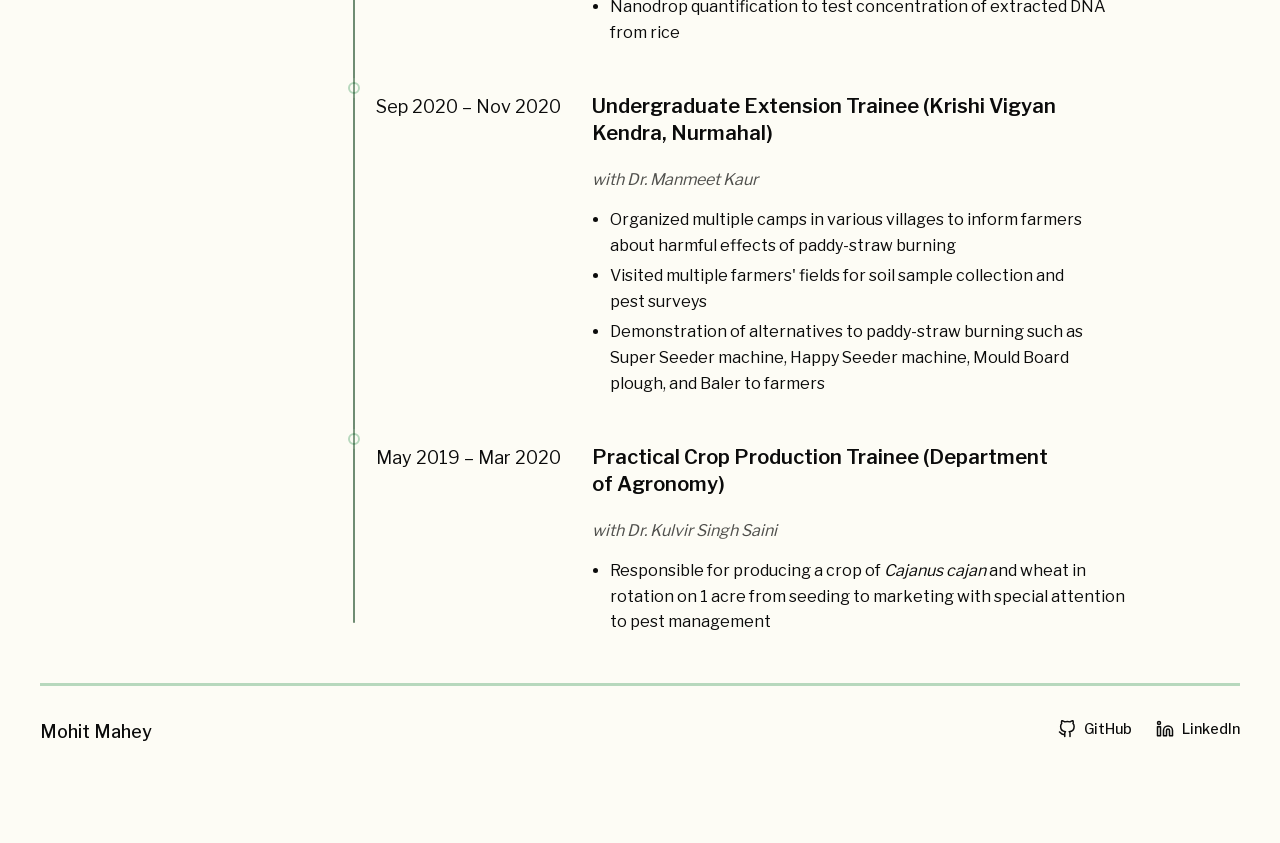
<file: experience.html>
<!DOCTYPE html>
<html lang="en">
<head>
<meta charset="utf-8">
<meta name="viewport" content="width=device-width, initial-scale=1, viewport-fit=cover">
<title>Experience &middot; Mohit Mahey</title>
<meta name="description" content="Plant genomics, herbicide and fungicide resistance, and the bioinformatics of how pests adapt to the chemistries we use against them.">
<link rel="canonical" href="https://mohitmahey.github.io/experience.html">

<meta property="og:type" content="article">
<meta property="og:site_name" content="Mohit Mahey">
<meta property="og:title" content="Mohit Mahey — Postdoctoral Researcher, Michigan State University">
<meta property="og:description" content="Plant genomics, herbicide and fungicide resistance, and the bioinformatics of how pests adapt to the chemistries we use against them.">
<meta property="og:url" content="https://mohitmahey.github.io/experience.html">
<meta property="og:image" content="https://mohitmahey.github.io/static/headshot.jpg">
<meta property="og:image:width" content="670">
<meta property="og:image:height" content="687">
<meta property="og:image:alt" content="Mohit Mahey">
<meta name="twitter:card" content="summary">

<meta name="theme-color" content="#fdfdf7" media="(prefers-color-scheme: light)">
<meta name="theme-color" content="#181a18" media="(prefers-color-scheme: dark)">
<link rel="icon" href="/static/favicon.svg" type="image/svg+xml">

<link rel="preload" href="/static/fonts/LibreFranklin-400-600-normal-latin.woff2" as="font" type="font/woff2" crossorigin>
<link rel="stylesheet" href="/static/fonts.css">
<link rel="stylesheet" href="/static/style.css">
<script>
  // Storage throws outright when a reader blocks cookies or browses privately.
  // Losing the saved choice is survivable; losing the rest of the script is not.
  try {
    var saved = localStorage.getItem('theme');
    if (saved === 'dark' || (!saved && window.matchMedia('(prefers-color-scheme: dark)').matches)) {
      document.documentElement.setAttribute('data-theme', 'dark');
    } else if (saved === 'light') {
      document.documentElement.setAttribute('data-theme', 'light');
    }
  } catch (e) {}
  // The Hobbies map hides its own contents only while a script is there to
  // reveal them again. Harmless on every other page.
  document.documentElement.classList.add('js');
</script>
<noscript><style>.theme-toggle { display: none; }</style></noscript>
</head>
<body>
<a href="#main" class="skip-link">Skip to main content</a>
<div class="container">

  <header class="site-header">
    <div class="brand-row">
      <p class="brand-name"><a href="/">Mohit Mahey</a></p>
      <div class="utility">
        <a href="https://github.com/mohitmahey" target="_blank" rel="noopener noreferrer" title="GitHub">
          <svg viewBox="0 0 24 24" width="18" height="18" stroke="currentColor" stroke-width="2" fill="none" stroke-linecap="round" stroke-linejoin="round" class="icon" aria-hidden="true"><path d="M9 19c-5 1.5-5-2.5-7-3m14 6v-3.87a3.37 3.37 0 0 0-.94-2.61c3.14-.35 6.44-1.54 6.44-7A5.44 5.44 0 0 0 20 4.77 5.07 5.07 0 0 0 19.91 1S18.73.65 16 2.48a13.38 13.38 0 0 0-7 0C6.27.65 5.09 1 5.09 1A5.07 5.07 0 0 0 5 4.77a5.44 5.44 0 0 0-1.5 3.78c0 5.42 3.3 6.61 6.44 7A3.37 3.37 0 0 0 9 18.13V22"></path></svg>
<span class="sr-only">GitHub</span>
        </a>
        <a href="https://linkedin.com/in/mohitmahey" target="_blank" rel="noopener noreferrer" title="LinkedIn">
          <svg viewBox="0 0 24 24" width="18" height="18" stroke="currentColor" stroke-width="2" fill="none" stroke-linecap="round" stroke-linejoin="round" class="icon" aria-hidden="true"><path d="M16 8a6 6 0 0 1 6 6v7h-4v-7a2 2 0 0 0-2-2 2 2 0 0 0-2 2v7h-4v-7a6 6 0 0 1 6-6z"></path><rect x="2" y="9" width="4" height="12"></rect><circle cx="4" cy="4" r="2"></circle></svg>
<span class="sr-only">LinkedIn</span>
        </a>
        <button id="theme-toggle" class="theme-toggle" aria-label="Dark mode" aria-pressed="false">
          <svg viewBox="0 0 24 24" width="18" height="18" fill="none" stroke="currentColor" stroke-width="2" stroke-linecap="round" stroke-linejoin="round" class="icon" aria-hidden="true">
            <circle cx="12" cy="12" r="9"></circle>
            <path d="M12 3a9 9 0 0 0 0 18z" fill="currentColor" stroke="none"></path>
          </svg>
        </button>
      </div>
    </div>
    <p class="brand-role">Postdoctoral Researcher, Michigan State University</p>
    <nav aria-label="Main">
      <ul>
      <li><a href="/">Home</a></li>
      <li><a href="/hobbies.html">Hobbies</a></li>
      <li><a href="/experience.html" aria-current="page">Experience</a></li>
      <li><a href="/publications.html">Publications</a></li>
      <li><a href="/research.html">Research</a></li>
      <li><a href="/teaching.html">Teaching &amp; Service</a></li>
      <li><a href="/conferences.html">Conferences &amp; Awards</a></li>
      <li><a href="/cv.html">CV</a></li>
      </ul>
    </nav>
  </header>

  <main id="main">
<section class="section-grid section-grid--opening">
  <div class="section-label">
    <h1 class="page-title">Experience</h1>
  </div>
</section>

<section class="section-grid">
  <div class="section-label">
    <h2>Michigan State University</h2>
<p class="section-meta">East Lansing, Michigan, USA</p>  </div>
  <div class="section-content timeline">
      <article class="role">
        <span class="date date--current">May 2026 – current</span>
        <p class="role-head"><span class="role-title">Post-Doctoral Researcher</span></p>
<p class="pi">with Dr. Timothy Miles</p>        <ul>
          <li>Developmental Expression atlas of the resistant and susceptible isolates of fungi <em>Erysiphe nicator</em> Using spatial transcriptomics</li>
          <li>Transcriptomics analysis to understand Fungicide resistance in <em>Erysiphe nicator</em> to quinoxyphen</li>
          <li>Population diversity and structure of oak wilt fungi, <em>Bretziella fagacearum </em>across USA</li>
        </ul>
      </article>
      <article class="role">
        <span class="date">Aug 2021 – May 2026</span>
        <p class="role-head"><span class="role-title">Graduate Research Assistant</span></p>
<p class="pi">with Dr. Eric L. Patterson and Dr. Peter K. Lundquist</p>        <ul>
          <li>Investigating site of action of herbicide indaziflam through use of cytology, biochemistry and transcriptomics</li>
          <li>Understanding resistance mechanisms in <em>Poa annua </em>towards multiple chemistries</li>
          <li>Evaluating the effects of indaziflam outside of plant kingdom</li>
        </ul>
      </article>
  </div>
</section>
<section class="section-grid">
  <div class="section-label">
    <h2>Georg-August University of Göttingen</h2>
<p class="section-meta">Germany</p>  </div>
  <div class="section-content timeline">
      <article class="role">
        <span class="date">Feb 2025 – May 2025</span>
        <p class="role-head"><span class="role-title">Intern/Visiting scholar</span></p>
<p class="pi">with Dr. Rebecka Dücker</p>        <ul>
          <li>Reclassification of HRAC group 15 herbicides</li>
          <li>Transformation of KCSs genes in yeast (<em>Saccharomyces cerevisiae</em>) and herbicide feeding assays</li>
          <li>Extraction of fatty acids and profiling using GC-MS</li>
        </ul>
      </article>
  </div>
</section>
<section class="section-grid">
  <div class="section-label">
    <h2>Punjab Agricultural University</h2>
<p class="section-meta">Ludhiana, Punjab, India</p>  </div>
  <div class="section-content timeline">
      <article class="role">
        <span class="date">Dec 2020 – Mar 2021</span>
        <p class="role-head"><span class="role-title">Undergraduate Research Assistant (School of Biotechnology)</span></p>
<p class="pi">with Dr. Dharminder Bhatia</p>        <ul>
          <li>Application of CRISPR/Cas9 to insert the osmtl gene in rice to produce rice haploid plants</li>
          <li>Use of PCR, polyacrylamide, and agarose gel electrophoresis</li>
          <li>Nanodrop quantification to test concentration of extracted DNA from rice</li>
        </ul>
      </article>
      <article class="role">
        <span class="date">Sep 2020 – Nov 2020</span>
        <p class="role-head"><span class="role-title">Undergraduate Extension Trainee (Krishi Vigyan Kendra, Nurmahal)</span></p>
<p class="pi">with Dr. Manmeet Kaur</p>        <ul>
          <li>Organized multiple camps in various villages to inform farmers about harmful effects of paddy-straw burning</li>
          <li>Visited multiple farmers' fields for soil sample collection and pest surveys</li>
          <li>Demonstration of alternatives to paddy-straw burning such as Super Seeder machine, Happy Seeder machine, Mould Board plough, and Baler to farmers</li>
        </ul>
      </article>
      <article class="role">
        <span class="date">May 2019 – Mar 2020</span>
        <p class="role-head"><span class="role-title">Practical Crop Production Trainee (Department of Agronomy)</span></p>
<p class="pi">with Dr. Kulvir Singh Saini</p>        <ul>
          <li>Responsible for producing a crop of <em>Cajanus cajan</em> and wheat in rotation on 1 acre from seeding to marketing with special attention to pest management</li>
        </ul>
      </article>
  </div>
</section>

  </main>

  <footer class="site-footer">
    <div class="contact">
      <p class="footer-cta">Mohit Mahey</p>
    </div>
    <div class="footer-links">
      <a href="https://github.com/mohitmahey" target="_blank" rel="noopener noreferrer">
        <svg viewBox="0 0 24 24" width="18" height="18" stroke="currentColor" stroke-width="2" fill="none" stroke-linecap="round" stroke-linejoin="round" class="icon" aria-hidden="true"><path d="M9 19c-5 1.5-5-2.5-7-3m14 6v-3.87a3.37 3.37 0 0 0-.94-2.61c3.14-.35 6.44-1.54 6.44-7A5.44 5.44 0 0 0 20 4.77 5.07 5.07 0 0 0 19.91 1S18.73.65 16 2.48a13.38 13.38 0 0 0-7 0C6.27.65 5.09 1 5.09 1A5.07 5.07 0 0 0 5 4.77a5.44 5.44 0 0 0-1.5 3.78c0 5.42 3.3 6.61 6.44 7A3.37 3.37 0 0 0 9 18.13V22"></path></svg>
GitHub
      </a>
      <a href="https://linkedin.com/in/mohitmahey" target="_blank" rel="noopener noreferrer">
        <svg viewBox="0 0 24 24" width="18" height="18" stroke="currentColor" stroke-width="2" fill="none" stroke-linecap="round" stroke-linejoin="round" class="icon" aria-hidden="true"><path d="M16 8a6 6 0 0 1 6 6v7h-4v-7a2 2 0 0 0-2-2 2 2 0 0 0-2 2v7h-4v-7a6 6 0 0 1 6-6z"></path><rect x="2" y="9" width="4" height="12"></rect><circle cx="4" cy="4" r="2"></circle></svg>
LinkedIn
      </a>
    </div>
  </footer>
</div>

<script>
const toggleBtn = document.getElementById('theme-toggle');
const root = document.documentElement;

// aria-pressed carries the state, so a screen reader says whether dark is on.
function isDark() {
  return root.getAttribute('data-theme') === 'dark'
    || (!root.hasAttribute('data-theme') && window.matchMedia('(prefers-color-scheme: dark)').matches);
}
toggleBtn.setAttribute('aria-pressed', String(isDark()));

toggleBtn.addEventListener('click', () => {
  const next = isDark() ? 'light' : 'dark';
  root.setAttribute('data-theme', next);
  // The toggle still works with storage blocked; the choice just won't survive
  // the next page load.
  try { localStorage.setItem('theme', next); } catch (e) {}
  toggleBtn.setAttribute('aria-pressed', String(next === 'dark'));
});
</script>
</body>
</html>
</file>
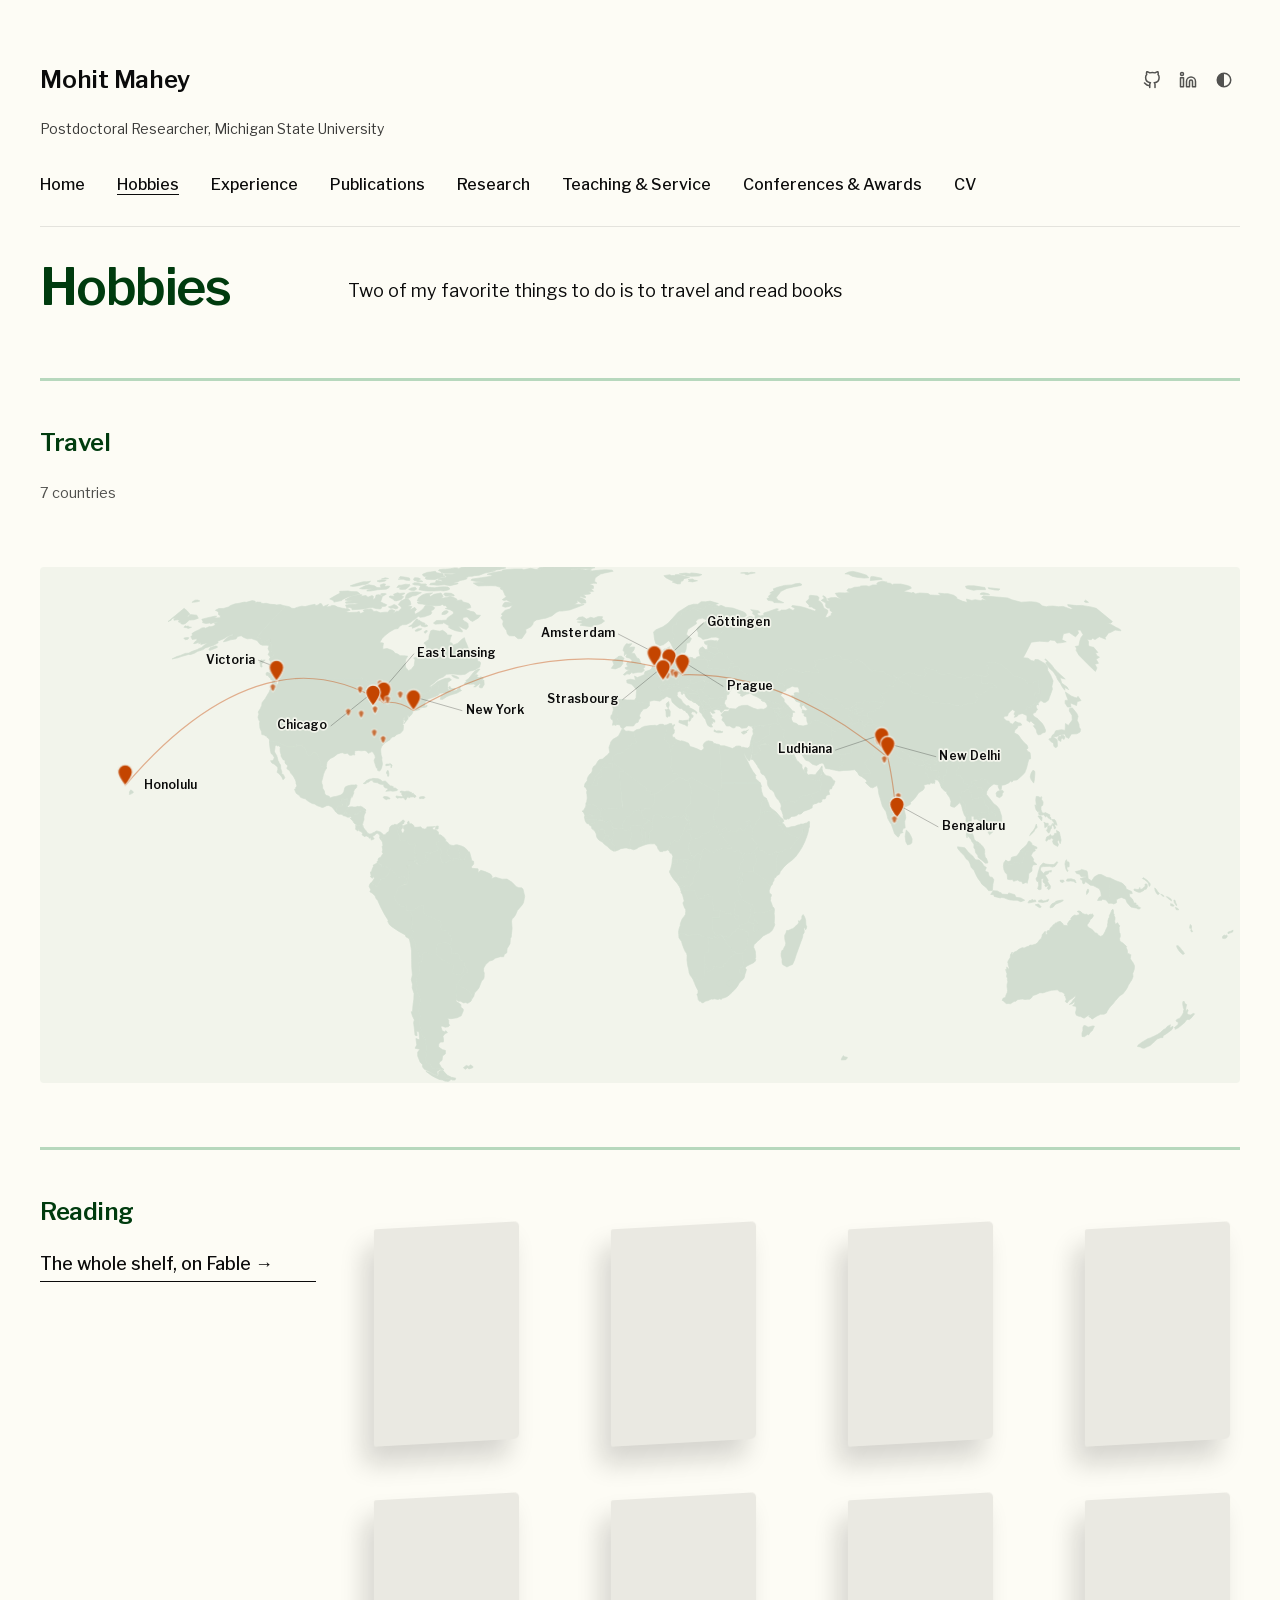
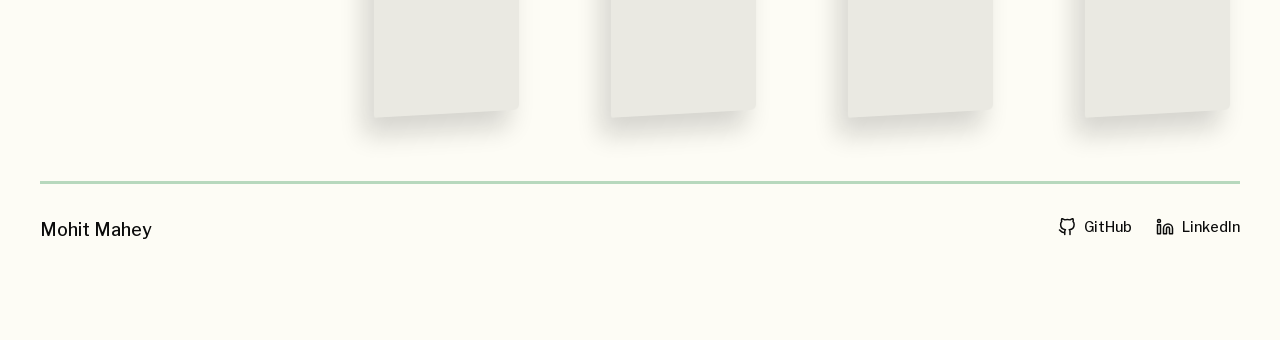
<file: hobbies.html>
<!DOCTYPE html>
<html lang="en">
<head>
<meta charset="utf-8">
<meta name="viewport" content="width=device-width, initial-scale=1, viewport-fit=cover">
<title>Hobbies &middot; Mohit Mahey</title>
<meta name="description" content="Plant genomics, herbicide and fungicide resistance, and the bioinformatics of how pests adapt to the chemistries we use against them.">
<link rel="canonical" href="https://mohitmahey.github.io/hobbies.html">

<meta property="og:type" content="article">
<meta property="og:site_name" content="Mohit Mahey">
<meta property="og:title" content="Hobbies &middot; Mohit Mahey">
<meta property="og:description" content="Plant genomics, herbicide and fungicide resistance, and the bioinformatics of how pests adapt to the chemistries we use against them.">
<meta property="og:url" content="https://mohitmahey.github.io/hobbies.html">
<meta property="og:image" content="https://mohitmahey.github.io/static/headshot.jpg">
<meta property="og:image:width" content="670">
<meta property="og:image:height" content="687">
<meta property="og:image:alt" content="Mohit Mahey">
<meta name="twitter:card" content="summary">

<meta name="theme-color" content="#fdfdf7" media="(prefers-color-scheme: light)">
<meta name="theme-color" content="#181a18" media="(prefers-color-scheme: dark)">
<link rel="icon" href="/static/favicon.svg" type="image/svg+xml">

<link rel="preload" href="/static/fonts/LibreFranklin-400-600-normal-latin.woff2" as="font" type="font/woff2" crossorigin>
<link rel="stylesheet" href="/static/fonts.css">
<link rel="stylesheet" href="/static/style.css">
<script>
  // Storage throws outright when a reader blocks cookies or browses privately.
  // Losing the saved choice is survivable; losing the rest of the script is not.
  try {
    var saved = localStorage.getItem('theme');
    if (saved === 'dark' || (!saved && window.matchMedia('(prefers-color-scheme: dark)').matches)) {
      document.documentElement.setAttribute('data-theme', 'dark');
    } else if (saved === 'light') {
      document.documentElement.setAttribute('data-theme', 'light');
    }
  } catch (e) {}
  // The Hobbies map hides its own contents only while a script is there to
  // reveal them again. Harmless on every other page.
  document.documentElement.classList.add('js');
</script>
<noscript><style>.theme-toggle { display: none; }</style></noscript>
</head>
<body>
<a href="#main" class="skip-link">Skip to main content</a>
<div class="container">

  <header class="site-header">
    <div class="brand-row">
      <p class="brand-name"><a href="/">Mohit Mahey</a></p>
      <div class="utility">
        <a href="https://github.com/mohitmahey" target="_blank" rel="noopener noreferrer" title="GitHub">
          <svg viewBox="0 0 24 24" width="18" height="18" stroke="currentColor" stroke-width="2" fill="none" stroke-linecap="round" stroke-linejoin="round" class="icon" aria-hidden="true"><path d="M9 19c-5 1.5-5-2.5-7-3m14 6v-3.87a3.37 3.37 0 0 0-.94-2.61c3.14-.35 6.44-1.54 6.44-7A5.44 5.44 0 0 0 20 4.77 5.07 5.07 0 0 0 19.91 1S18.73.65 16 2.48a13.38 13.38 0 0 0-7 0C6.27.65 5.09 1 5.09 1A5.07 5.07 0 0 0 5 4.77a5.44 5.44 0 0 0-1.5 3.78c0 5.42 3.3 6.61 6.44 7A3.37 3.37 0 0 0 9 18.13V22"></path></svg>
<span class="sr-only">GitHub</span>
        </a>
        <a href="https://linkedin.com/in/mohitmahey" target="_blank" rel="noopener noreferrer" title="LinkedIn">
          <svg viewBox="0 0 24 24" width="18" height="18" stroke="currentColor" stroke-width="2" fill="none" stroke-linecap="round" stroke-linejoin="round" class="icon" aria-hidden="true"><path d="M16 8a6 6 0 0 1 6 6v7h-4v-7a2 2 0 0 0-2-2 2 2 0 0 0-2 2v7h-4v-7a6 6 0 0 1 6-6z"></path><rect x="2" y="9" width="4" height="12"></rect><circle cx="4" cy="4" r="2"></circle></svg>
<span class="sr-only">LinkedIn</span>
        </a>
        <button id="theme-toggle" class="theme-toggle" aria-label="Dark mode" aria-pressed="false">
          <svg viewBox="0 0 24 24" width="18" height="18" fill="none" stroke="currentColor" stroke-width="2" stroke-linecap="round" stroke-linejoin="round" class="icon" aria-hidden="true">
            <circle cx="12" cy="12" r="9"></circle>
            <path d="M12 3a9 9 0 0 0 0 18z" fill="currentColor" stroke="none"></path>
          </svg>
        </button>
      </div>
    </div>
    <p class="brand-role">Postdoctoral Researcher, Michigan State University</p>
    <nav aria-label="Main">
      <ul>
      <li><a href="/">Home</a></li>
      <li><a href="/hobbies.html" aria-current="page">Hobbies</a></li>
      <li><a href="/experience.html">Experience</a></li>
      <li><a href="/publications.html">Publications</a></li>
      <li><a href="/research.html">Research</a></li>
      <li><a href="/teaching.html">Teaching &amp; Service</a></li>
      <li><a href="/conferences.html">Conferences &amp; Awards</a></li>
      <li><a href="/cv.html">CV</a></li>
      </ul>
    </nav>
  </header>

  <main id="main">
<section class="section-grid section-grid--opening">
  <div class="section-label">
    <h1 class="page-title">Hobbies</h1>
  </div>
  <div class="section-content">
    <p>Two of my favorite things to do is to travel and read books</p>
  </div>
</section>

<section class="section-grid">
  <div class="section-label">
    <h2>Travel</h2>
    <p style="margin-top: 0.5rem; color: var(--text-muted); font-size: 0.9em;">7 countries</p>
  </div>
  <div class="section-content"></div>
</section>

<div class="atlas">
  <svg viewBox="0 0 1094 470" role="img" aria-labelledby="atlas-desc">
    <title id="atlas-title">World map. Pins mark 39 towns across seven countries:
      the United States, Canada, Germany, the Netherlands, France, Czechia and
      India.</title>
<g class="land">
<path d="M1087.7 331.0L1087.3 332.7L1085.2 333.5L1083.1 334.3L1083.0 333.0L1084.7 332.2L1085.7 332.1L1087.7 331.0ZM1080.8 336.0L1081.7 335.4L1082.5 336.5L1081.5 338.3L1079.6 338.8L1078.0 338.4L1078.1 336.8L1079.6 335.6L1080.8 336.0Z"/>
<path d="M650.2 277.7L661.7 285.3L661.9 287.3L666.2 290.8L664.8 295.2L664.9 297.2L666.8 298.5L666.9 299.4L666.0 301.5L666.1 302.6L665.9 304.2L666.9 306.5L668.0 309.9L669.1 310.7L666.7 312.7L663.3 314.1L661.5 314.0L660.4 315.1L658.3 315.2L657.5 315.6L653.9 314.6L651.6 314.9L650.9 310.1L649.9 308.5L649.3 307.5L646.4 306.9L644.7 305.8L642.8 305.2L641.6 304.6L640.3 303.7L638.8 299.3L637.0 297.3L636.5 295.3L636.8 293.5L636.3 290.2L637.5 290.1L638.7 288.8L639.9 286.9L640.6 286.2L640.6 285.1L639.9 284.3L639.8 282.9L640.7 282.4L640.8 280.4L639.6 278.4L640.7 278.0L644.0 278.0L650.2 277.7Z"/>
<path d="M521.8 176.9L521.7 177.8L521.6 183.2L512.0 183.0L511.9 192.0L509.1 192.3L508.3 194.2L508.7 199.3L497.1 199.2L496.4 200.4L496.6 198.9L503.3 198.7L503.7 197.4L505.0 195.8L506.1 190.9L510.3 187.1L511.8 182.6L512.7 182.4L513.8 179.6L516.2 179.2L517.3 179.7L518.6 179.7L519.6 178.9L521.4 178.8L521.4 176.9Z"/>
<path d="M218.1 102.0L214.5 98.7L213.5 97.2L209.5 95.8L209.9 92.8L211.6 90.7L209.1 89.3L210.4 86.6L208.9 84.2L210.0 82.5L212.5 80.9L213.9 78.8L211.0 76.7L211.2 72.9L211.3 70.6L210.1 69.2L209.5 67.8L209.5 66.2L206.1 67.2L202.3 69.0L201.7 66.9L201.1 65.5L199.5 64.6L197.1 64.5L212.9 46.7L223.8 35.5L227.3 36.2L229.5 37.6L231.7 37.9L234.9 36.6L238.6 35.7L241.7 36.1L246.3 34.8L250.8 34.0L251.2 35.3L253.5 34.6L255.3 33.2L256.6 33.5L258.1 36.2L262.9 34.1L261.2 36.4L264.5 35.9L266.1 35.0L268.7 35.2L271.2 36.5L275.7 37.6L278.4 38.1L280.8 37.9L282.8 39.4L278.3 40.9L282.0 41.5L288.6 41.2L291.0 40.6L292.1 42.5L295.8 40.9L294.4 39.6L296.6 38.6L299.6 38.5L301.6 38.2L303.0 38.9L304.1 40.5L306.9 40.3L310.1 41.7L314.0 41.2L317.4 41.2L318.4 39.4L320.8 38.8L323.7 39.9L321.8 42.7L324.9 40.3L326.7 40.4L329.7 37.4L328.5 35.5L326.6 34.3L329.1 31.1L333.3 29.0L335.9 29.5L337.3 30.7L338.2 34.1L335.2 35.5L339.1 36.1L337.1 39.2L341.7 36.8L343.2 38.7L341.2 41.0L342.2 43.0L346.0 40.8L349.2 38.2L351.3 35.0L354.4 35.2L357.6 35.6L359.8 37.1L359.1 38.6L356.4 40.2L357.2 41.8L356.1 43.3L350.3 45.4L346.7 45.9L344.8 45.0L343.2 46.5L339.5 49.1L338.0 50.4L334.0 52.5L330.4 52.7L327.8 54.1L326.5 56.1L323.4 56.5L319.0 59.0L314.3 62.6L311.9 65.1L309.7 68.9L313.1 69.4L312.6 72.4L312.5 74.9L316.4 74.3L320.4 75.7L322.4 76.9L323.5 78.5L326.2 79.4L328.3 80.8L332.5 81.0L335.2 81.3L333.5 84.2L332.9 87.5L333.3 91.3L335.9 94.5L338.4 93.4L341.1 89.9L341.9 84.6L340.8 82.9L345.6 81.3L349.4 79.0L351.8 76.7L352.5 74.5L352.0 71.8L350.0 69.3L354.5 66.0L354.7 63.1L356.3 58.1L358.3 57.4L362.1 58.2L364.5 58.5L366.9 57.7L368.7 58.8L370.9 60.6L371.1 61.9L375.4 62.1L374.2 64.8L373.4 68.8L375.5 69.3L376.6 71.3L380.9 69.5L384.7 65.9L386.9 64.4L387.7 67.3L389.5 71.4L390.9 75.3L389.2 77.4L392.0 79.2L393.7 81.1L397.6 82.0L398.9 83.0L399.1 85.9L401.0 86.3L401.7 87.6L400.8 91.3L398.6 92.6L396.4 93.8L391.7 95.0L387.6 97.8L382.9 98.3L377.4 97.6L373.4 97.6L370.6 97.8L367.6 100.3L363.8 101.8L358.5 106.3L354.4 109.5L356.9 108.9L362.6 104.4L369.1 101.6L373.2 101.2L375.1 102.9L371.8 105.2L371.7 108.9L371.8 111.5L374.9 113.2L379.5 112.7L383.3 108.8L382.8 111.3L384.3 112.6L380.3 114.9L373.7 116.9L370.7 118.3L366.9 120.8L364.9 120.6L365.6 117.6L371.1 114.8L366.7 114.9L363.5 115.3L362.3 113.4L363.6 108.6L362.7 107.7L360.7 108.2L360.1 107.3L357.3 109.9L355.6 112.6L354.2 114.2L352.9 114.7L352.0 114.9L351.4 115.8L346.4 115.8L342.2 115.8L340.8 116.4L337.1 118.9L335.4 120.6L332.9 120.6L330.2 120.6L328.8 121.1L329.0 121.8L328.9 122.9L324.6 125.0L321.6 125.5L317.8 127.4L317.1 127.4L316.3 126.8L316.3 126.0L317.3 124.7L319.2 122.8L320.7 120.8L321.1 117.7L321.6 114.6L319.3 113.0L319.9 112.3L318.9 111.9L318.7 110.6L318.0 110.9L317.3 110.8L317.1 110.1L317.2 109.2L315.5 108.1L313.7 107.0L311.6 105.6L309.5 104.4L306.7 105.4L305.8 105.4L302.9 104.5L300.5 105.0L298.3 103.9L295.8 103.3L294.0 103.1L293.8 100.7L292.9 100.7L292.3 102.0L286.8 102.0L277.6 102.0L268.5 102.0L260.4 102.0L252.4 102.0L244.5 102.0L236.3 102.0L233.7 102.0L225.8 102.0L218.1 102.0ZM342.1 57.7L344.7 56.2L348.0 56.3L347.6 56.9L343.9 58.6L342.2 58.5L342.1 57.7ZM369.5 26.4L368.0 24.9L368.7 23.9L369.9 23.7L374.8 24.0L377.7 25.6L377.4 26.4L375.1 26.3L372.7 26.2L370.0 26.6ZM350.5 58.8L351.9 57.9L352.9 58.0L353.2 58.6L351.4 60.3L350.5 60.0L350.3 59.1ZM343.2 20.3L341.2 21.4L338.2 21.2L336.1 20.4L338.3 19.2L342.0 18.4L343.1 19.4L343.2 20.3ZM348.4 13.4L347.3 13.4L343.5 13.3L343.6 12.5L347.8 12.6L348.9 13.1ZM345.2 10.1L346.9 11.0L345.4 12.0L341.8 12.5L340.7 11.9L340.7 10.9L341.5 9.8L344.1 9.9L345.2 10.1ZM354.0 21.9L350.7 21.6L345.5 20.7L346.0 19.2L346.8 17.8L345.6 16.6L341.4 16.3L339.6 15.4L341.4 14.3L345.6 14.5L347.3 15.4L351.5 15.4L352.6 16.2L351.3 17.3L353.3 17.9L354.2 18.5L357.0 18.7L360.0 18.9L363.9 18.3L368.4 18.1L371.8 18.3L373.4 19.3L373.2 20.4L371.3 21.2L367.7 21.8L365.1 21.5L358.5 21.9L354.0 21.9ZM313.2 11.7L315.7 12.1L314.2 12.9L309.5 13.7L307.2 12.8L309.8 12.0L313.2 11.7ZM315.6 10.0L317.8 10.5L314.7 11.0L311.2 11.0L314.7 9.9L315.6 10.0ZM400.3 94.1L398.3 96.3L395.8 99.2L397.8 98.1L399.4 98.8L398.2 100.0L400.3 100.9L401.8 100.1L404.2 101.2L402.7 103.7L404.7 103.1L404.7 104.9L405.0 107.0L403.2 110.1L401.9 110.2L400.3 109.5L401.5 106.7L400.9 106.3L397.0 109.3L395.4 109.2L397.7 107.5L395.3 106.7L392.4 106.9L387.2 106.8L387.0 105.8L389.0 104.6L388.1 103.6L390.9 101.6L395.1 96.2L397.3 94.2L399.9 93.1L401.1 93.2L400.3 94.1ZM346.8 49.4L348.8 50.5L351.1 51.4L350.5 52.9L352.4 52.7L353.6 53.7L351.0 54.7L347.6 53.9L347.0 52.5L343.7 54.2L339.4 55.8L339.5 54.0L336.1 54.3L339.0 52.7L340.7 50.3L343.1 47.5L344.7 47.7L344.4 49.1L345.8 48.6L346.8 49.4ZM371.0 27.7L373.8 26.6L377.9 28.1L380.2 29.4L379.8 30.7L384.3 30.0L385.7 31.9L390.6 33.1L392.0 34.3L392.8 37.0L387.9 38.4L392.5 40.4L395.9 41.0L398.0 43.8L401.6 44.0L400.0 46.2L394.3 49.7L392.0 48.4L389.5 45.5L386.3 45.9L385.2 47.6L386.9 49.4L389.5 50.8L390.2 51.7L390.5 54.7L388.7 57.0L386.0 56.1L381.0 53.6L383.3 56.3L385.0 58.2L385.0 59.3L378.8 58.1L374.4 56.2L372.2 54.7L373.4 53.8L370.5 52.2L367.8 50.7L367.4 51.6L360.2 52.1L358.7 51.1L361.4 48.8L365.9 48.7L371.0 48.3L370.8 47.2L372.3 45.7L376.8 42.7L376.9 41.4L376.5 40.4L373.7 38.9L369.5 37.9L371.4 37.1L370.0 35.3L368.1 35.1L366.8 34.1L365.1 35.0L360.7 35.4L352.8 34.7L348.5 33.8L345.1 33.4L343.8 32.4L347.1 31.0L343.9 31.0L345.1 28.1L348.6 25.5L351.7 24.3L357.9 23.6L355.1 25.4L355.6 27.2L359.2 24.9L365.6 23.7L367.5 26.7L366.0 28.6L371.0 27.7ZM339.5 22.7L344.0 22.8L347.7 23.4L342.6 26.0L339.5 26.5L335.6 28.7L333.1 28.6L333.6 26.1L334.7 24.6L336.7 23.4L339.5 22.7ZM282.8 17.2L288.6 15.1L294.8 13.4L298.0 13.4L301.4 13.0L298.9 15.1L296.3 16.0L294.1 16.2L289.0 17.3L285.1 17.7L282.8 17.2ZM202.6 85.0L205.3 84.7L202.0 88.5L202.5 91.2L201.4 91.2L200.9 89.7L200.9 88.1L200.3 87.1L200.8 85.6L201.7 84.6L202.6 85.0ZM328.4 8.7L332.1 9.1L336.8 10.0L337.2 11.3L337.0 12.3L333.8 12.1L331.2 11.2L326.6 11.1L329.4 10.3L327.5 9.7L328.4 8.7ZM215.4 103.7L213.8 104.2L210.3 102.6L210.2 101.4L208.5 100.2L208.5 99.2L206.2 98.6L206.2 96.8L206.9 96.0L209.3 96.7L210.6 97.2L212.9 97.6L213.1 98.8L213.5 100.4L215.4 101.8L215.4 103.7ZM280.9 21.8L283.5 22.4L289.0 22.5L290.3 23.3L291.6 24.5L288.2 25.2L280.9 27.3L276.3 29.3L275.1 30.6L267.9 32.0L267.9 30.7L264.1 29.1L266.2 27.9L269.8 25.8L273.5 23.9L273.1 22.2L280.9 21.8ZM314.4 17.9L316.8 17.4L318.9 17.6L318.1 18.9L315.6 20.2L307.9 20.7L301.3 21.9L297.9 21.9L298.4 21.0L304.1 19.8L294.0 20.1L291.4 19.6L297.0 16.9L299.8 16.2L304.9 17.1L307.2 18.7L310.8 18.9L310.2 16.3L313.1 15.3L315.0 15.6L314.5 16.9L314.4 17.9ZM310.6 25.7L312.1 26.8L311.3 29.6L310.4 31.7L313.1 33.1L316.2 34.5L315.0 35.8L311.1 36.1L311.7 37.2L310.1 38.3L306.3 37.9L302.9 37.0L300.1 37.2L295.0 38.2L288.8 38.7L284.4 39.0L284.3 37.6L281.8 36.8L279.5 37.1L278.6 34.7L280.4 34.4L284.3 33.9L287.5 34.0L290.9 33.5L287.0 32.8L282.0 33.1L278.8 33.0L278.5 31.9L284.8 30.8L281.3 30.8L278.0 30.0L281.8 27.9L284.4 26.7L291.9 25.0L293.7 25.5L291.4 26.9L297.1 26.0L299.0 27.5L302.7 26.0L304.0 26.9L303.5 29.8L305.6 28.6L306.4 25.6L308.7 25.2L310.6 25.7ZM323.3 26.7L322.3 24.9L326.0 23.5L328.1 24.1L332.3 23.7L332.3 24.5L329.2 25.9L331.6 27.1L329.3 29.7L324.8 30.9L322.8 30.6L322.1 29.5L318.2 27.3L319.0 26.4L323.3 26.7ZM311.6 24.2L314.7 24.1L315.8 24.7L312.4 26.6L310.5 24.6L311.6 24.2ZM336.6 15.5L337.2 16.8L336.1 18.2L333.4 20.2L329.6 20.5L327.6 20.1L329.0 18.5L325.3 18.7L327.0 16.6L329.2 16.6L333.3 15.7L336.1 15.9ZM351.4 5.5L353.6 4.8L355.9 4.6L360.5 3.9L361.7 5.2L364.6 5.7L367.5 6.2L367.5 7.8L369.3 8.7L365.8 9.4L360.2 11.4L356.4 11.5L352.3 11.2L351.0 10.2L351.9 9.2L354.2 8.5L350.4 8.6L349.0 7.7L348.8 6.6L351.4 5.5ZM363.8 2.5L367.3 2.0L369.7 2.0L374.0 1.6L377.9 0.8L380.3 0.9L381.7 1.5L384.6 0.3L387.6 -0.0L391.4 -0.3L397.5 -0.4L398.3 -0.1L404.3 -0.5L408.4 -0.4L412.6 -0.2L417.7 -0.0L421.6 0.2L424.7 0.8L418.4 2.4L413.2 2.9L410.9 3.4L415.3 3.4L409.4 4.8L405.6 5.5L400.5 7.5L395.9 7.9L394.2 8.4L387.7 8.7L390.4 9.0L388.6 9.5L389.3 10.7L386.7 11.6L382.9 12.4L381.1 13.4L377.6 14.2L377.5 14.8L381.2 14.7L380.8 15.4L373.9 17.0L368.8 16.2L362.2 16.7L359.3 16.3L355.3 16.2L356.1 14.9L360.5 14.3L361.0 12.4L362.5 12.2L367.2 13.3L365.7 11.6L362.7 11.1L365.2 10.1L369.5 9.5L370.8 8.6L368.8 7.6L369.1 6.4L374.6 6.5L376.0 6.7L380.0 5.9L375.7 5.6L368.4 5.7L365.6 4.9L364.9 3.9L363.3 3.3L363.8 2.5ZM371.1 42.3L369.1 43.2L366.4 43.3L366.6 41.8L368.5 40.1L370.8 39.7L372.2 40.6L371.6 41.8ZM325.9 36.1L326.5 37.3L324.4 38.3L321.9 37.4L319.8 37.7L317.6 36.4L320.3 35.5L322.8 34.2L324.6 35.0L325.6 35.6ZM375.3 99.0L376.3 98.7L379.5 99.6L381.8 101.0L381.7 101.7L380.4 101.7L377.3 100.6L375.3 99.0ZM373.8 108.8L374.3 110.4L376.2 110.9L378.7 110.8L377.0 112.2L375.9 112.4L372.9 111.0L372.5 109.8L373.8 108.8Z"/>
<path d="M218.1 102.0L225.8 102.0L233.7 102.0L236.3 102.0L244.5 102.0L252.4 102.0L260.4 102.0L268.5 102.0L277.6 102.0L286.8 102.0L292.3 102.0L292.9 100.7L293.8 100.7L293.5 102.6L295.8 103.3L298.3 103.9L300.5 105.0L302.9 104.5L305.8 105.4L306.7 105.4L309.5 104.4L311.6 105.6L313.7 107.0L315.5 108.1L317.2 109.2L317.1 110.1L317.3 110.8L318.0 110.9L318.7 110.6L318.5 111.4L319.6 111.9L319.3 113.0L321.6 114.6L321.1 117.7L320.7 120.8L319.2 122.8L317.3 124.7L316.3 126.0L316.3 126.8L317.1 127.4L317.8 127.4L321.6 125.5L324.6 125.0L328.8 123.2L329.0 121.8L328.8 121.1L330.2 120.6L332.9 120.6L335.4 120.6L336.7 119.2L340.8 116.4L342.2 115.8L346.4 115.8L351.4 115.8L352.0 114.9L352.9 114.7L354.2 114.2L355.6 112.6L357.3 109.9L360.1 107.3L360.7 108.2L362.7 107.7L363.6 108.6L362.3 113.4L363.5 115.3L363.7 116.5L360.3 118.1L357.2 119.3L354.0 120.4L351.9 122.4L351.3 123.2L350.7 125.1L351.2 126.9L352.3 127.0L352.3 125.7L353.0 126.5L352.5 127.5L350.5 128.1L349.1 128.0L346.9 128.6L345.7 128.8L344.0 129.0L341.4 130.0L345.7 129.3L346.3 130.0L342.1 131.0L340.4 131.0L339.4 131.6L340.2 131.8L339.0 134.3L336.2 137.0L336.2 136.1L335.0 135.0L335.1 136.9L335.6 137.5L335.3 138.9L334.1 140.2L331.8 143.0L333.0 140.5L331.9 139.2L332.4 136.2L331.4 137.8L331.4 140.0L329.7 139.4L331.4 140.6L330.7 143.9L331.4 144.2L331.4 145.4L331.0 148.9L328.6 151.6L325.4 152.6L323.0 154.7L321.5 154.9L319.8 156.2L319.1 157.4L315.4 159.7L313.4 161.4L311.6 163.5L310.6 166.0L310.7 168.4L311.0 171.5L311.8 174.0L311.6 175.5L312.2 179.6L311.7 182.0L311.3 183.4L310.2 185.5L309.3 186.0L307.9 185.6L307.7 184.0L306.7 183.2L305.7 180.2L304.8 177.4L304.6 176.1L305.7 173.7L305.3 171.8L303.6 168.8L302.6 168.3L299.3 169.9L297.8 168.0L296.1 167.2L292.8 167.6L290.3 167.2L288.0 167.5L286.7 168.0L287.0 168.9L286.6 170.4L287.1 171.1L286.4 171.5L285.4 171.0L284.2 171.7L282.1 171.6L280.4 169.7L277.7 170.2L275.8 169.3L273.9 169.6L271.3 170.4L268.0 173.0L264.8 174.6L262.8 176.3L261.7 177.8L261.2 180.3L261.0 182.0L261.3 183.2L260.1 183.3L258.2 182.5L256.1 181.4L255.7 179.8L255.6 177.3L254.3 175.3L253.8 173.2L252.9 170.8L251.2 169.4L248.8 169.4L246.3 172.2L244.1 171.2L242.9 170.1L242.7 168.1L242.2 166.3L240.9 164.7L239.7 163.6L239.0 162.4L234.0 162.4L233.6 163.8L231.3 163.8L225.5 163.8L219.7 161.3L215.9 159.6L216.3 158.9L212.6 159.3L209.2 159.6L209.3 157.8L208.1 155.8L206.9 155.3L206.9 154.3L205.4 154.1L204.7 153.2L202.2 152.8L202.0 150.3L200.5 146.8L200.1 141.9L200.5 141.1L199.7 139.9L198.7 136.9L199.6 134.1L198.9 132.2L200.8 129.2L202.1 126.2L202.5 123.6L205.1 120.3L207.0 117.1L208.9 114.0L210.8 109.3L211.6 106.4L211.6 104.8L212.3 104.1L215.6 105.3L215.3 108.5L216.4 107.6L217.5 104.8L218.1 102.0ZM83.8 203.7L84.6 204.5L85.1 205.7L83.6 206.6L82.5 207.2L81.3 207.3L81.6 206.3L81.5 205.0L82.4 204.0L82.3 203.3L83.8 203.7ZM134.1 64.3L135.8 64.5L134.8 65.8L132.8 66.3L131.7 65.7L131.1 64.8L134.1 64.3ZM160.0 72.0L161.5 72.3L161.7 73.3L158.2 74.8L154.6 76.1L154.0 75.2L155.0 73.7L158.3 72.5L160.0 72.0ZM223.8 35.5L212.9 46.7L197.1 64.5L199.5 64.6L201.1 65.5L201.7 66.9L202.3 69.0L206.1 67.2L209.5 66.2L209.5 67.8L210.1 69.2L211.3 70.6L211.2 72.9L211.0 76.7L213.9 78.8L212.5 80.9L210.0 82.5L209.4 81.2L207.9 80.1L209.2 77.3L207.9 74.6L208.8 71.5L206.5 71.3L202.6 71.3L200.4 70.3L197.9 67.0L196.0 66.4L192.6 65.2L188.9 65.5L185.3 64.0L183.5 62.7L180.2 63.3L178.7 65.6L177.2 65.8L173.7 66.4L170.6 67.5L167.2 68.2L168.5 66.3L172.4 63.2L176.0 62.2L176.0 61.4L171.2 63.2L167.6 65.3L162.0 67.6L162.4 69.1L158.0 71.5L154.1 72.8L150.7 73.8L148.8 75.3L143.4 77.0L141.2 78.5L137.0 79.9L135.5 79.7L132.3 80.6L128.7 81.7L125.6 82.8L120.4 83.8L124.6 81.7L128.0 80.6L132.3 78.8L135.8 78.5L138.2 77.1L143.5 75.2L144.6 74.5L147.5 73.3L150.2 70.9L153.2 69.0L149.4 69.9L146.6 70.6L146.5 68.9L144.7 70.1L145.3 68.5L141.6 69.8L140.0 69.8L141.6 67.8L143.2 66.7L142.7 65.5L138.8 66.1L138.2 64.6L137.3 63.9L139.0 62.1L138.5 60.7L141.3 58.9L145.1 57.1L147.6 55.5L149.8 55.3L151.0 55.8L154.5 54.3L155.9 54.5L158.8 53.6L159.8 52.1L159.0 51.6L162.0 50.4L160.5 50.4L157.3 51.1L155.8 51.8L154.7 51.1L150.9 51.5L148.2 50.7L148.5 49.5L147.5 47.7L152.2 46.4L159.1 44.9L161.1 44.9L159.1 46.4L164.2 46.3L164.4 44.4L162.7 43.3L162.8 41.7L162.0 40.5L159.9 39.5L163.0 37.9L167.2 37.8L171.7 36.5L173.9 35.0L177.9 33.6L180.5 33.3L186.3 32.0L188.2 32.2L193.5 30.6L196.2 31.2L196.3 32.6L198.0 32.0L201.6 32.2L200.7 32.8L203.7 33.3L206.3 33.1L210.1 34.0L214.2 34.3L215.6 34.6L219.1 34.2L221.7 35.1L223.8 35.5ZM132.4 53.5L133.2 54.1L135.1 53.8L136.1 54.6L138.1 55.0L135.0 56.0L133.9 55.4L131.2 55.0L132.4 53.5Z"/>
<path d="M780.9 101.3L779.8 103.6L777.7 103.9L778.8 107.3L777.9 108.9L772.1 107.7L772.3 113.9L771.2 114.7L766.2 116.1L770.6 122.1L769.0 123.0L769.8 125.0L768.0 124.5L766.2 123.3L762.0 122.9L757.4 122.8L756.5 123.2L752.1 121.7L750.8 122.4L750.9 124.5L746.0 123.3L744.3 123.8L744.1 125.3L742.7 126.0L739.6 128.4L739.1 130.9L738.0 130.9L736.8 129.3L733.3 129.2L732.0 126.3L730.6 126.3L730.0 122.8L726.0 120.2L721.4 120.5L718.3 121.0L714.9 117.9L712.3 116.5L707.5 114.1L700.3 115.8L703.2 128.7L701.8 128.8L699.3 126.1L697.2 125.1L694.2 125.8L693.2 127.0L692.9 126.1L693.3 124.7L692.5 123.5L689.1 122.3L687.2 119.2L685.5 118.3L685.2 117.1L687.9 117.5L687.5 114.9L689.7 114.4L692.2 114.9L692.0 111.5L691.0 109.4L688.3 109.5L685.8 108.7L683.0 110.2L680.6 110.9L679.1 110.4L679.1 108.6L676.9 106.3L674.9 106.4L672.1 104.1L673.1 101.5L672.2 100.8L673.5 97.1L676.7 99.0L676.4 96.5L681.0 92.9L685.1 92.8L691.5 95.1L695.0 96.5L697.5 95.1L701.6 95.0L705.5 96.7L706.0 95.7L709.8 95.9L710.0 94.3L705.0 92.0L707.0 90.3L706.3 89.4L708.5 88.5L705.9 86.2L706.8 85.1L716.1 83.9L717.1 83.1L723.1 81.9L724.9 80.5L729.8 81.2L731.9 84.7L734.3 83.9L738.1 85.0L738.5 86.8L741.0 86.6L746.2 83.5L745.7 84.5L750.1 87.1L759.2 95.7L760.0 93.9L764.4 95.8L767.8 95.0L769.5 95.6L771.6 97.5L773.7 98.2L775.4 99.6L778.7 99.2L780.9 101.3Z"/>
<path d="M703.2 128.7L700.3 115.8L706.9 113.8L712.3 116.5L714.9 117.9L718.3 121.0L721.4 120.5L726.0 120.2L730.0 122.8L730.6 126.3L732.0 126.3L733.3 129.2L736.8 129.3L738.0 130.9L739.1 130.9L739.6 128.4L742.7 126.0L744.1 125.3L745.0 125.7L743.3 127.9L745.7 129.2L747.4 128.4L751.2 130.2L748.3 132.7L746.1 132.4L745.0 132.5L744.3 131.5L744.5 129.9L740.9 130.7L740.6 132.9L739.7 134.9L737.4 134.7L737.0 136.3L739.2 137.1L740.5 139.7L739.7 143.3L737.4 142.6L735.8 142.5L735.4 140.4L731.3 138.9L728.0 137.1L725.8 135.5L722.0 133.1L719.9 129.4L718.8 128.8L715.8 129.0L714.6 128.3L713.7 125.5L709.5 123.6L707.6 125.6L705.5 126.9L706.3 128.6L703.2 128.7Z"/>
<path d="M975.6 283.5L980.8 286.0L986.3 288.0L988.3 289.8L989.9 291.5L990.3 293.6L995.2 295.8L995.8 297.7L993.0 298.0L993.4 300.4L995.9 302.7L997.5 306.4L999.3 306.3L999.0 307.9L1001.2 308.5L1000.2 309.1L1003.3 310.6L1002.8 311.6L1000.8 311.9L1000.2 311.0L997.6 310.6L994.6 310.0L992.5 307.8L991.0 305.9L989.8 302.8L985.9 301.2L983.3 302.2L981.3 303.4L981.5 306.0L978.9 307.2L977.3 306.6L974.2 306.5L975.1 295.0L975.6 283.5ZM1010.8 287.3L1011.9 288.4L1012.2 290.2L1011.2 291.2L1010.7 289.1L1010.1 287.7L1008.8 286.6L1007.1 285.1L1005.0 284.0L1005.8 283.2L1007.4 284.2L1008.4 284.9L1009.7 285.8L1010.8 287.3ZM1006.3 294.9L1004.6 295.8L1003.0 296.6L1001.4 296.6L999.0 295.6L997.3 294.6L997.6 293.5L1000.3 294.0L1002.0 293.8L1002.6 292.1L1003.2 293.9L1004.9 293.6L1005.9 292.4L1007.6 291.1L1007.4 289.1L1009.2 289.0L1009.6 291.5L1008.5 293.7L1006.9 294.0L1006.3 294.9ZM1016.9 293.2L1017.8 294.0L1019.1 296.2L1020.5 297.4L1019.9 298.4L1019.1 298.7L1017.9 297.4L1016.7 295.1L1016.2 292.5L1016.9 293.2Z"/>
<path d="M975.6 283.5L975.1 295.0L974.2 306.5L971.8 303.6L968.8 302.9L967.9 303.9L964.1 304.0L965.6 301.1L967.6 300.1L967.1 296.3L965.8 293.4L960.1 290.4L957.6 290.1L953.2 286.8L952.2 288.6L951.1 288.9L950.4 287.6L950.5 286.0L948.2 284.3L951.5 283.1L953.7 283.1L953.5 282.2L949.0 282.2L947.8 280.1L945.1 279.4L943.9 277.7L948.0 276.8L949.5 275.7L954.4 277.1L954.9 278.4L955.6 284.1L958.7 286.2L961.3 282.5L964.9 280.4L967.6 280.4L970.1 281.6L972.4 282.9L975.6 283.5ZM925.6 305.7L925.9 306.4L925.8 307.4L923.6 310.1L920.9 310.8L921.0 309.2L922.5 307.1L925.6 305.7ZM954.2 298.6L954.1 296.0L954.7 294.7L955.4 293.5L956.1 294.6L955.9 296.3L954.2 298.6ZM905.2 259.9L903.6 263.0L905.9 266.4L905.4 268.0L908.9 271.2L905.3 271.6L904.3 274.0L904.4 277.2L901.4 279.6L901.3 283.1L899.9 288.5L899.5 287.3L896.0 288.8L894.9 286.7L892.8 286.5L891.3 285.4L887.6 286.6L886.6 284.9L884.6 285.1L882.1 284.7L881.7 280.0L880.2 279.0L878.8 276.0L878.3 272.9L878.7 269.7L880.4 267.3L881.0 269.7L883.1 271.7L885.0 271.0L887.0 271.2L888.7 269.4L890.2 269.1L893.1 270.1L895.5 269.4L897.0 264.5L898.1 263.3L899.1 259.3L902.5 259.3L905.2 259.9ZM940.3 284.3L943.6 285.3L944.6 288.0L942.1 286.5L939.5 286.2L937.8 286.5L935.7 286.3L936.5 284.4L940.3 284.3ZM932.6 287.7L930.5 287.1L929.9 285.6L933.0 285.4L933.7 286.6L932.6 287.7ZM935.9 266.8L936.2 268.7L938.0 269.0L938.3 270.4L938.2 273.5L936.6 273.1L936.1 275.3L937.4 277.1L936.5 277.6L935.3 275.3L934.4 270.8L935.0 268.0L935.9 266.8ZM920.8 271.3L924.3 271.2L927.3 268.6L927.8 269.4L925.4 272.9L923.1 273.6L920.2 272.9L915.1 273.1L912.5 273.6L912.0 276.2L914.7 279.4L916.4 277.8L922.1 276.6L921.8 278.2L920.5 277.7L919.1 279.7L916.4 281.1L919.2 285.6L918.6 286.8L921.2 290.9L921.0 293.2L919.4 294.2L918.2 293.0L919.8 290.1L916.8 291.5L916.1 290.5L916.5 289.1L914.4 287.1L914.8 283.6L912.7 284.7L912.8 288.8L912.7 293.8L910.8 294.3L909.5 293.3L910.5 290.1L910.2 286.7L908.9 286.7L908.0 284.3L909.4 281.9L909.8 279.2L911.4 273.9L912.0 272.4L914.6 269.8L917.0 270.8L920.8 271.3ZM911.0 310.5L907.3 308.0L910.1 307.3L911.6 308.4L912.6 309.5L912.3 310.4L911.0 310.5ZM914.8 304.4L916.8 304.2L919.6 302.9L919.0 304.8L914.4 305.8L910.4 305.4L910.5 304.1L912.9 303.4L914.8 304.4ZM905.5 303.8L907.4 303.5L908.0 305.0L904.4 305.7L902.3 306.2L900.7 306.2L901.9 304.1L903.5 304.1L904.4 302.9L905.5 303.8ZM876.3 297.0L876.6 298.2L882.4 298.6L883.2 297.1L888.7 298.8L889.7 301.1L894.2 301.7L897.7 303.8L894.2 305.2L890.9 303.8L888.2 303.9L885.1 303.6L882.3 303.0L878.9 301.6L876.7 301.3L875.4 301.7L869.9 300.3L869.5 298.8L866.7 298.5L869.0 295.1L872.7 295.3L875.1 296.7L876.3 297.0ZM864.4 278.2L864.9 280.7L865.9 282.6L868.1 282.9L869.6 285.2L868.7 289.5L868.3 295.0L864.9 295.1L862.5 292.1L858.7 289.2L857.5 287.1L855.3 284.2L853.8 281.6L851.6 276.7L848.9 273.8L848.0 270.7L846.8 268.0L844.1 265.8L842.4 262.8L840.1 260.8L836.8 256.9L836.4 255.1L838.4 255.3L843.1 256.0L845.9 259.4L848.3 261.8L850.1 263.2L853.0 267.0L856.1 267.1L858.7 269.5L860.5 272.4L862.8 274.0L861.6 276.9L863.3 278.1L864.4 278.2Z"/>
<path d="M367.4 459.1L368.9 460.7L371.1 463.2L375.1 465.2L379.0 466.0L378.4 467.7L376.1 467.8L374.3 466.7L372.7 466.6L370.0 466.6L367.4 459.1ZM379.7 381.0L379.4 383.8L379.1 387.5L379.7 391.0L379.2 391.8L379.4 394.1L379.5 395.9L383.7 398.9L383.7 401.4L385.8 402.9L385.9 404.6L384.0 409.2L380.2 411.0L374.7 411.8L371.5 411.4L372.6 413.5L372.6 416.2L373.5 417.9L372.1 419.2L369.3 419.6L366.4 418.4L365.5 419.3L366.7 422.8L368.8 423.8L370.1 422.7L371.4 424.5L369.1 425.6L367.4 427.8L367.9 431.3L367.7 433.1L365.1 433.1L363.5 434.9L363.4 437.5L366.8 440.0L369.6 440.7L369.6 443.8L367.0 445.8L366.5 449.8L364.5 451.1L363.9 452.7L365.9 456.2L368.3 458.2L367.1 458.0L364.5 457.5L358.0 457.0L356.2 455.0L355.4 452.5L353.7 452.7L352.4 451.5L350.9 447.9L352.5 446.4L352.6 444.2L351.7 442.5L352.3 439.5L351.9 435.0L351.0 432.9L352.0 432.3L351.3 431.0L349.9 430.3L350.3 428.8L348.7 427.5L347.0 423.4L347.9 422.7L346.3 418.5L346.1 414.9L346.0 411.7L347.4 410.5L345.8 407.0L345.0 403.8L346.7 401.5L346.0 398.5L346.9 395.1L346.2 391.8L345.4 391.2L342.9 385.1L344.0 381.4L343.1 378.0L343.6 374.8L345.0 371.5L346.7 369.2L345.6 367.9L346.1 366.7L345.1 360.8L348.1 359.1L348.7 355.4L348.2 354.5L350.3 351.3L354.3 352.2L356.3 354.7L357.1 351.9L360.5 352.0L361.1 352.8L367.2 358.6L369.7 359.1L373.6 361.7L376.8 363.1L377.4 364.7L375.2 370.0L378.3 371.0L381.7 371.5L383.9 371.0L386.3 368.3L386.4 365.1L387.7 364.5L389.5 366.5L389.7 369.3L387.5 371.3L385.7 372.7L382.9 376.2L379.7 381.0Z"/>
<path d="M367.4 459.1L370.0 466.6L372.7 466.6L374.3 466.7L374.0 468.0L372.1 469.0L370.8 468.9L369.2 468.7L367.0 467.7L364.1 467.2L360.1 465.3L356.8 463.5L351.8 459.8L354.2 460.5L358.7 462.7L362.6 463.9L363.4 462.4L363.4 460.1L365.4 458.7L367.4 459.1ZM338.7 336.3L340.5 338.7L341.1 341.2L342.8 342.7L342.3 346.2L344.3 350.1L346.1 355.0L348.2 354.5L348.7 355.4L348.1 359.1L345.1 360.8L346.1 366.7L345.6 367.9L346.7 369.2L345.0 371.5L343.6 374.8L343.1 378.0L344.0 381.4L342.9 385.1L345.4 391.2L346.2 391.8L346.9 395.1L346.0 398.5L346.7 401.5L345.0 403.8L345.8 407.0L347.4 410.5L346.0 411.7L346.1 414.9L346.3 418.5L347.9 422.7L347.0 423.4L348.7 427.5L350.3 428.8L349.9 430.3L351.3 431.0L352.0 432.3L351.0 432.9L351.9 435.0L352.3 439.5L351.7 442.5L352.6 444.2L352.5 446.4L350.9 447.9L352.4 451.5L353.7 452.7L355.4 452.5L356.2 455.0L358.0 457.0L364.5 457.5L367.1 458.0L364.8 458.0L363.8 458.8L361.9 460.0L362.6 463.1L361.5 463.2L358.2 462.1L354.3 459.8L350.4 457.9L348.7 455.7L348.8 453.7L346.6 451.5L344.3 445.7L344.3 442.4L346.3 439.7L341.9 438.7L343.5 435.7L342.7 429.9L346.1 431.1L345.5 423.9L343.4 423.0L343.8 427.3L341.9 426.8L341.4 421.8L340.6 415.3L341.3 412.9L339.6 409.5L338.4 405.5L339.6 405.4L340.0 399.7L340.8 394.1L341.0 388.8L339.3 383.5L339.6 380.6L338.5 376.2L339.5 371.9L338.9 365.0L338.8 357.7L338.7 349.8L337.8 344.0L336.7 339.0L338.1 338.1L338.7 336.3Z"/>
<path d="M636.3 290.2L636.8 293.5L636.5 295.3L637.0 297.3L638.8 299.3L640.3 303.7L639.1 303.4L635.1 304.0L634.2 304.4L633.3 306.6L634.0 308.2L633.3 312.4L632.9 315.9L633.7 316.5L635.7 317.9L636.6 317.2L636.7 321.0L634.4 321.0L633.2 319.1L632.2 317.6L629.9 317.1L629.2 315.2L627.4 316.4L625.0 315.9L624.0 314.3L622.1 313.9L620.7 314.0L620.5 312.9L619.5 312.8L618.1 312.6L616.2 313.2L614.9 313.1L614.2 313.4L614.4 309.2L613.4 307.9L613.2 305.7L613.7 303.6L613.1 302.3L613.1 300.0L609.4 300.1L609.7 298.8L608.1 298.8L608.0 299.4L606.1 299.6L605.3 301.6L604.8 302.5L603.2 302.0L602.2 302.5L600.1 302.8L599.0 300.9L598.3 299.8L597.5 297.7L596.7 295.1L587.8 295.0L586.7 295.4L585.8 295.4L584.6 295.9L584.2 294.8L584.9 294.4L585.0 292.9L585.5 292.0L586.7 291.2L587.5 291.6L588.5 290.2L590.2 290.3L590.3 291.3L591.5 291.9L593.3 289.7L595.0 288.0L595.8 286.8L595.7 283.9L597.1 280.5L598.5 278.7L600.5 277.0L600.8 275.9L600.9 274.6L601.4 273.4L601.2 271.4L601.6 268.3L602.2 266.1L603.1 264.2L603.3 262.1L603.5 259.6L604.7 257.8L606.3 256.7L608.8 257.9L610.8 259.2L613.0 259.5L615.2 260.2L616.1 258.1L617.9 258.2L621.3 256.4L622.5 257.2L623.5 257.1L623.9 256.2L625.1 255.9L627.3 256.3L629.3 256.4L630.3 256.0L632.2 258.9L633.5 259.3L634.3 258.7L635.7 259.0L637.4 258.2L638.2 259.7L640.9 262.1L640.7 266.2L641.9 266.6L641.0 267.9L639.8 268.8L638.6 270.7L638.0 272.3L637.8 275.1L637.1 276.5L637.1 279.1L636.2 280.1L636.1 282.2L635.4 284.4L636.1 286.0L636.3 290.2Z"/>
<path d="M673.6 280.3L671.8 277.4L671.7 264.6L674.3 260.6L675.1 259.5L677.1 259.4L679.7 257.0L683.7 256.8L692.0 246.3L694.0 243.3L695.3 241.2L695.3 239.3L695.1 235.8L695.1 234.3L696.0 234.2L697.4 233.7L699.0 233.3L700.4 232.1L701.5 232.1L701.6 233.1L701.4 235.1L701.5 237.0L700.9 238.2L700.2 242.0L698.9 246.0L697.2 250.5L694.7 255.6L692.2 259.6L688.7 264.4L685.7 267.2L681.1 270.7L678.3 273.4L675.0 277.6L674.3 279.5L673.6 280.3Z"/>
<path d="M666.2 290.8L661.9 287.3L661.7 285.3L650.8 278.1L650.2 274.0L651.1 272.6L652.6 270.3L653.7 267.7L652.3 263.7L651.9 261.9L650.5 259.5L652.3 257.4L654.3 255.0L655.9 255.6L655.9 257.6L657.0 258.8L659.1 258.8L663.0 261.7L664.0 261.8L664.7 261.7L665.3 262.1L667.4 262.4L668.2 260.9L671.0 259.4L672.2 260.6L674.3 260.6L671.7 264.6L671.8 277.4L673.6 280.3L671.4 281.7L670.7 283.2L669.5 283.4L669.1 285.9L668.1 287.3L667.5 289.7L666.2 290.8Z"/>
<path d="M621.6 245.5L619.3 243.9L618.2 242.9L618.0 241.8L618.5 240.3L618.5 238.9L616.7 236.7L616.3 235.2L616.3 234.3L615.2 233.3L615.1 231.3L614.4 229.9L613.4 230.1L613.7 228.8L614.4 227.3L614.0 225.9L615.0 224.8L614.3 224.0L615.1 221.8L616.4 219.2L619.0 219.5L618.4 205.4L618.3 204.0L621.8 203.9L621.5 196.9L633.4 196.9L644.9 196.9L656.7 196.9L657.9 200.4L657.3 201.0L657.9 204.6L659.3 208.9L660.5 209.7L662.2 211.0L660.8 213.0L658.6 213.6L657.7 214.7L657.5 217.1L656.5 222.2L656.9 223.6L656.5 226.7L655.4 230.1L653.6 231.9L652.4 234.6L652.2 236.0L650.8 237.0L650.0 240.7L650.1 243.9L650.0 241.1L649.6 239.3L649.2 238.1L647.6 236.7L647.2 234.2L647.4 231.6L646.0 231.3L645.8 232.1L644.0 232.3L644.8 233.3L645.1 235.4L643.5 237.4L642.1 239.9L640.5 240.3L637.9 238.2L636.8 238.9L636.5 240.0L635.0 240.6L634.9 241.3L631.9 241.3L631.4 240.6L629.2 240.5L628.2 241.1L627.3 240.8L625.7 238.7L625.2 237.8L623.0 238.3L622.2 239.9L621.5 243.0L620.5 243.7L619.6 244.1L621.6 245.5Z"/>
<path d="M618.4 205.4L619.0 219.5L616.4 219.2L615.1 221.8L614.3 224.0L615.0 224.8L614.0 225.9L614.4 227.3L613.7 228.8L613.4 230.1L614.4 229.9L615.1 231.3L615.2 233.3L616.3 234.3L616.3 235.2L614.4 235.8L612.9 237.2L610.8 241.1L607.9 242.7L605.0 242.5L604.2 242.8L604.5 244.0L602.9 245.3L601.6 246.6L597.8 248.0L597.1 247.2L596.0 248.0L593.5 248.3L594.0 247.3L593.0 244.9L592.6 243.5L591.2 242.9L589.4 240.8L590.1 239.1L591.5 239.5L592.3 239.3L594.0 239.3L592.3 236.1L592.4 233.7L592.2 231.4L590.9 229.2L591.2 227.5L589.3 227.4L589.2 225.1L588.0 223.8L589.2 219.2L592.9 215.9L593.0 211.3L594.0 204.1L594.6 202.6L593.3 201.4L593.2 200.3L592.1 199.3L591.2 193.8L594.2 191.9L606.2 198.7L618.4 205.4Z"/>
<path d="M333.2 205.0L333.2 206.9L332.9 208.2L332.1 208.8L332.7 209.9L332.6 210.9L330.6 210.3L329.2 210.5L327.4 210.3L325.9 210.9L324.5 209.8L324.8 208.7L327.5 209.2L329.8 209.4L330.9 208.7L329.7 207.1L329.9 205.8L328.1 205.2L328.9 204.3L330.7 204.4L333.2 205.0Z"/>
<path d="M332.6 210.9L332.7 209.9L332.1 208.8L332.9 208.2L333.2 206.9L333.2 205.0L333.6 204.4L336.0 204.4L337.6 205.3L338.4 205.2L338.8 206.5L340.5 206.4L340.3 207.4L341.6 207.6L342.9 208.9L341.7 210.3L340.3 209.5L338.9 209.7L338.0 209.5L337.4 210.2L336.2 210.4L335.8 209.5L334.8 210.0L333.3 212.4L332.6 211.9L332.6 210.9Z"/>
<path d="M951.9 31.4L953.2 30.2L955.9 32.2L953.6 32.3L951.9 31.4ZM680.6 110.9L679.8 113.0L677.3 113.6L675.3 117.1L678.4 120.4L678.5 122.8L682.3 126.9L680.9 128.3L680.6 129.2L679.3 129.0L677.0 126.8L676.2 126.7L674.3 125.9L673.2 124.5L670.5 123.8L668.9 124.3L668.3 123.7L664.3 122.0L660.1 121.4L657.7 120.8L653.5 118.3L650.2 117.0L647.5 114.9L649.4 114.4L651.2 111.5L649.5 110.1L653.2 108.7L653.0 108.0L650.7 108.5L650.5 107.0L651.7 106.0L654.3 105.8L654.5 104.6L653.6 102.7L654.4 101.0L654.2 100.0L650.0 98.8L648.5 98.9L646.6 97.3L644.6 97.8L641.0 96.6L641.0 96.0L639.8 94.5L637.7 94.3L637.3 93.3L637.8 92.6L635.8 90.7L633.1 91.0L632.3 90.9L631.8 91.6L630.8 91.5L629.8 89.3L629.0 88.2L631.6 88.0L632.5 87.3L631.6 86.4L629.7 85.8L629.8 85.2L628.6 84.6L626.7 82.4L627.1 81.5L626.6 80.0L623.9 79.2L622.6 79.6L622.1 78.8L619.3 77.9L618.2 76.0L617.7 74.4L616.4 73.7L617.3 72.6L616.1 69.6L617.6 67.7L619.7 65.4L616.8 63.9L621.4 59.8L623.3 58.0L623.9 56.4L619.9 54.2L620.5 52.2L617.9 49.9L619.0 47.3L615.5 43.8L617.2 41.5L613.3 39.5L613.2 37.4L615.0 37.1L618.7 35.9L620.8 34.9L625.0 36.7L631.5 37.4L641.1 40.8L643.3 42.2L644.1 44.2L641.9 45.8L638.2 46.7L627.1 44.3L625.5 44.7L629.8 47.0L630.3 48.4L631.2 51.6L634.5 52.5L636.6 53.3L636.5 51.8L634.8 50.5L636.0 49.3L642.3 51.2L644.1 50.5L641.9 48.2L646.6 45.2L648.8 45.4L651.3 46.5L652.1 44.4L649.6 42.5L650.2 40.7L647.9 38.9L654.7 39.8L656.6 41.5L653.8 41.9L654.3 43.6L656.5 44.6L659.9 44.0L659.8 42.0L664.2 40.6L671.4 38.0L673.2 38.2L671.6 40.0L674.6 40.3L675.9 39.3L680.2 39.2L683.1 37.9L686.5 39.7L688.3 37.8L685.2 36.0L685.9 35.1L693.1 36.0L696.7 36.9L706.7 40.3L707.5 38.7L704.4 37.2L704.0 36.5L701.1 36.2L701.2 34.8L698.9 32.5L698.3 31.6L701.2 29.0L701.3 26.3L702.6 25.8L708.9 26.5L710.3 28.1L709.4 30.5L711.3 31.4L713.1 33.5L714.7 37.5L718.2 39.4L718.2 41.4L715.8 45.7L718.7 46.1L719.1 45.0L721.3 44.3L721.2 42.7L722.4 41.3L720.2 39.6L720.3 37.6L717.6 37.4L716.2 35.7L716.4 32.8L712.2 30.4L715.1 28.4L713.5 26.4L714.5 26.3L716.6 27.9L717.3 30.7L720.0 31.2L717.8 29.1L720.9 28.0L725.5 27.8L730.6 29.5L727.2 27.1L725.0 24.0L728.5 23.5L733.9 23.6L738.4 23.2L735.6 21.7L736.8 19.9L739.3 19.8L742.5 18.5L747.9 18.1L748.0 17.3L753.5 17.1L755.7 17.7L759.3 16.3L763.3 16.3L762.9 15.1L763.9 14.0L767.8 12.9L772.3 13.8L770.0 14.4L775.3 14.8L777.1 16.2L778.4 15.5L784.7 15.5L790.8 16.9L793.6 17.9L794.4 19.3L792.8 20.1L788.5 21.7L787.5 22.5L790.6 22.9L794.5 23.6L796.0 23.1L798.8 24.9L799.1 24.2L802.2 23.7L809.7 24.2L811.5 25.5L821.2 26.0L819.2 23.8L824.4 24.3L827.9 24.3L833.0 25.8L835.8 27.6L835.7 28.8L840.7 31.1L845.4 32.3L844.6 29.2L849.5 30.5L852.6 29.8L857.8 30.7L858.7 29.8L862.8 30.2L858.3 27.6L860.0 26.3L882.2 28.2L886.0 29.9L894.5 32.1L903.0 31.6L908.1 32.1L911.4 33.3L913.6 35.4L917.4 36.3L919.7 35.7L923.7 35.6L928.7 36.2L932.7 35.9L939.9 38.5L941.6 37.5L937.4 35.6L936.9 34.3L945.2 35.2L949.7 35.0L958.1 36.4L963.0 37.7L977.7 49.8L976.2 51.2L972.8 51.0L976.9 52.6L981.3 55.2L983.3 56.0L985.1 57.3L985.4 58.2L980.1 57.5L975.8 59.8L974.0 60.2L972.6 62.4L971.0 64.4L971.5 65.9L965.7 63.6L961.8 66.2L959.5 65.0L958.4 66.3L954.6 65.9L955.9 68.0L955.8 71.2L957.0 72.5L960.6 73.2L964.5 78.0L962.3 78.1L963.6 80.9L965.9 82.3L962.8 84.0L965.0 87.8L961.7 88.6L963.6 92.0L962.2 95.2L959.5 92.8L954.6 87.9L947.2 80.5L944.6 76.0L945.0 74.0L943.8 72.5L947.1 71.8L947.9 67.7L949.0 64.4L951.0 61.8L948.5 57.4L945.8 57.6L946.9 60.2L944.1 63.7L938.3 59.8L933.0 60.9L931.7 66.3L935.6 68.2L930.7 69.1L927.1 69.4L925.3 67.1L921.0 66.6L919.2 68.2L911.1 67.6L903.7 68.6L900.5 74.9L896.4 82.7L900.8 83.1L903.6 85.2L906.6 85.9L907.1 84.3L910.1 84.5L916.5 88.2L918.6 91.0L918.8 94.4L921.3 98.4L923.6 103.9L922.5 108.9L923.0 111.3L921.6 115.3L920.1 119.3L919.4 121.4L916.8 123.4L915.1 123.5L912.5 121.8L910.0 124.3L910.2 125.5L909.5 124.9L908.6 123.1L910.0 123.0L908.3 118.9L906.0 115.9L907.7 114.7L911.3 115.3L911.3 111.9L910.1 108.1L910.4 106.9L910.0 103.8L906.1 104.8L904.6 106.2L900.5 106.2L897.5 102.9L892.9 100.5L887.6 99.4L884.7 96.1L882.5 94.0L880.6 92.6L876.9 89.2L873.8 87.9L869.3 86.9L865.9 87.0L863.0 87.6L861.9 89.3L863.8 90.1L864.9 91.9L864.1 93.0L863.7 96.6L864.6 98.1L862.0 100.3L858.1 99.0L855.1 99.3L853.1 98.1L851.3 97.8L848.7 100.2L845.4 100.7L843.4 101.6L839.8 101.0L837.3 101.0L834.8 99.3L831.4 97.7L828.5 97.2L825.4 97.7L823.2 98.3L818.7 96.9L816.9 94.3L813.4 93.5L810.8 93.1L807.2 91.7L806.1 95.2L808.1 97.2L806.6 99.5L802.4 98.7L799.7 98.6L797.2 97.0L794.4 96.9L791.6 95.9L788.3 97.5L784.4 100.4L781.9 101.0L780.9 101.3L778.7 99.2L775.4 99.6L773.7 98.2L771.6 97.5L769.5 95.6L767.8 95.0L764.4 95.8L760.0 93.9L759.2 95.7L750.1 87.1L745.7 84.5L746.2 83.5L741.0 86.6L738.5 86.8L738.1 85.0L734.3 83.9L731.9 84.7L729.8 81.2L724.9 80.5L723.1 81.9L717.1 83.1L716.1 83.9L706.8 85.1L705.9 86.2L708.5 88.5L706.3 89.4L707.0 90.3L705.0 92.0L710.0 94.3L709.8 95.9L706.0 95.7L705.5 96.7L701.6 95.0L697.5 95.1L695.0 96.5L691.5 95.1L685.1 92.8L681.0 92.9L676.4 96.5L676.7 99.0L673.5 97.1L672.2 100.8L673.1 101.5L672.1 104.1L674.9 106.4L676.9 106.3L679.1 108.6L679.1 110.4L680.6 110.9ZM737.3 4.5L741.1 4.0L746.4 5.2L753.7 7.5L755.6 9.8L751.3 10.1L744.8 9.4L740.4 8.4L737.1 6.6L733.8 6.2L737.3 4.5ZM760.5 8.8L767.3 10.2L767.8 11.3L756.9 12.3L757.4 8.9L758.8 8.6L760.5 8.8ZM845.9 17.1L851.8 17.2L861.4 18.7L862.1 20.7L854.0 20.7L851.1 21.3L844.7 19.5L843.7 17.6L845.9 17.1ZM868.9 19.3L875.2 20.0L874.1 21.1L870.3 20.9L864.9 19.8L864.3 18.9L868.9 19.3ZM857.0 24.8L857.9 23.7L860.3 23.4L864.7 24.5L865.8 25.3L862.4 25.3L857.6 25.0ZM638.7 5.5L642.4 5.1L645.5 5.1L646.3 5.7L647.1 5.1L648.8 4.8L652.1 5.3L649.0 6.0L647.3 6.2L645.0 7.0L642.5 6.4L643.2 5.6L638.7 5.5ZM606.1 84.0L601.3 84.1L598.1 83.7L598.6 82.2L602.0 81.2L604.8 81.7L606.0 82.3L605.8 83.2L606.1 84.0ZM665.3 23.7L669.4 21.3L668.3 20.0L672.4 18.5L678.7 16.8L685.5 16.3L688.6 15.3L692.6 14.9L694.7 16.0L693.8 16.8L686.9 18.2L681.0 19.5L675.5 22.2L673.5 24.9L671.2 27.7L672.6 30.1L678.0 32.5L676.7 32.7L669.1 32.4L668.0 31.1L663.6 30.3L662.7 28.7L664.8 28.1L664.1 26.5L667.4 24.1L665.3 23.7ZM919.1 86.1L922.3 89.3L924.6 92.6L928.0 96.1L934.7 102.1L930.0 101.0L931.5 105.9L936.4 109.4L937.8 111.8L934.4 109.8L934.3 112.4L932.0 109.5L930.3 106.2L927.6 102.5L926.6 99.9L923.7 95.4L919.9 92.0L916.9 87.5L918.2 85.9L916.0 84.4L916.8 83.9L919.1 86.1ZM136.7 43.0L134.3 44.9L135.0 45.6L137.1 43.4L142.9 43.9L144.3 46.7L140.4 48.1L136.1 48.4L132.7 51.4L131.0 52.1L128.9 52.0L128.2 50.9L126.1 50.0L127.1 48.6L125.3 48.1L122.1 48.5L122.1 47.5L123.9 46.3L120.2 47.0L119.6 48.5L116.7 49.8L131.4 37.7L134.2 40.0L136.7 43.0ZM141.7 32.0L138.5 32.2L141.2 30.2L143.5 30.1L145.7 30.9L145.0 31.3L141.7 32.0ZM638.3 112.4L638.9 111.6L640.9 112.3L641.8 112.4L642.3 113.1L644.2 114.4L647.0 114.2L646.6 115.4L643.7 116.0L640.3 118.0L638.6 117.3L639.0 115.7L635.9 114.7L636.3 114.0L638.7 112.8Z"/>
<path d="M315.3 179.9L316.7 179.7L318.6 179.8L318.6 180.7L315.3 181.2L315.3 179.9ZM318.9 179.1L321.0 180.6L320.1 183.2L319.9 180.9L318.9 179.5ZM316.7 185.5L317.5 185.7L318.1 188.6L317.8 190.7L317.0 190.8L316.6 188.8L315.7 187.8L316.7 185.5Z"/>
<path d="M386.0 456.5L388.6 454.4L391.1 455.3L392.3 453.9L394.8 455.5L394.4 456.6L391.1 457.6L389.6 456.5L387.8 458.0L386.0 456.5Z"/>
<path d="M578.5 7.8L579.1 7.0L582.1 6.9L584.9 7.7L592.1 9.6L587.0 10.6L586.2 12.6L584.4 13.1L583.8 15.3L581.2 15.4L576.4 13.7L578.2 12.8L574.9 12.0L570.6 9.8L568.8 7.9L574.3 7.0L575.5 7.8L578.5 7.8ZM618.7 35.9L615.0 37.1L613.2 37.4L613.7 35.3L610.6 34.1L607.2 35.1L606.5 37.3L604.5 38.6L601.9 37.9L598.9 38.1L596.1 36.5L594.8 37.3L593.4 37.4L593.4 39.4L588.9 38.9L588.5 40.6L586.3 40.5L585.0 42.7L583.0 46.1L579.7 50.4L580.6 51.5L579.9 52.7L577.5 52.6L576.2 55.6L576.6 59.7L578.3 61.4L577.8 65.1L575.9 67.3L574.9 69.2L573.1 67.2L568.3 70.9L565.0 71.7L561.5 70.0L560.4 66.6L559.4 59.2L561.6 57.2L567.9 54.5L572.5 51.3L576.5 47.0L581.7 41.2L585.3 38.9L591.2 35.2L596.0 33.9L599.8 34.0L602.8 31.6L607.0 31.7L610.9 31.1L618.5 33.3L615.7 34.1L618.7 35.9ZM603.5 6.9L600.8 8.2L594.9 8.5L588.7 8.1L588.2 7.4L585.2 7.3L582.8 6.2L588.9 5.5L592.0 6.1L593.9 5.4L599.2 6.0L603.5 6.9ZM599.4 12.5L594.9 13.6L591.0 13.0L592.4 12.3L590.9 11.4L595.2 10.9L596.2 11.9L599.4 12.5Z"/>
<path d="M454.6 0.8L462.0 -0.5L468.9 -0.4L471.8 -1.1L478.8 -1.3L494.3 -1.1L506.0 0.6L502.1 1.5L494.4 1.6L483.6 1.8L484.4 2.2L491.6 1.9L497.4 2.7L501.5 2.0L502.9 2.8L500.3 4.2L505.7 3.3L515.6 2.4L521.6 2.9L522.5 3.9L514.0 5.6L512.7 6.1L506.1 6.6L510.8 6.7L508.1 8.5L506.1 10.1L505.6 13.1L507.8 14.8L504.5 14.9L500.8 15.8L504.5 17.2L504.6 19.5L502.3 19.8L504.7 22.2L499.8 22.4L502.1 23.6L501.3 24.6L498.1 25.0L495.0 25.0L497.4 26.9L497.2 28.2L493.0 27.0L491.7 27.8L494.6 28.5L497.3 30.3L497.7 32.7L493.6 33.2L492.0 32.1L489.5 30.4L489.9 32.4L487.0 33.9L493.0 34.1L496.1 34.2L489.5 36.8L482.8 39.2L475.8 40.2L473.2 40.2L470.6 41.4L466.6 44.6L461.0 46.7L459.3 46.9L456.0 47.6L452.4 48.3L449.8 50.2L449.2 52.4L447.5 54.5L442.8 57.0L443.2 59.4L441.4 62.1L439.3 65.2L435.8 65.4L432.8 62.8L427.9 62.7L426.0 61.0L425.3 57.9L422.3 54.0L421.8 52.0L422.4 49.2L420.1 46.4L421.7 44.1L420.5 43.0L424.1 39.5L428.0 38.4L429.4 37.1L430.7 34.8L427.7 35.9L426.3 36.3L424.1 36.7L421.6 35.8L422.3 33.8L423.8 32.2L425.9 32.2L430.2 32.9L427.0 31.1L425.4 30.1L423.0 30.5L421.4 29.8L425.1 27.1L424.1 26.0L423.2 24.0L422.0 21.0L419.7 20.0L420.3 18.8L415.3 17.2L410.8 17.0L405.0 17.1L399.7 17.3L397.7 16.4L395.0 14.7L401.1 13.9L405.5 13.8L396.9 13.1L392.8 12.0L393.8 11.0L402.6 9.7L411.1 8.5L412.5 7.6L407.6 6.7L410.1 5.7L418.4 4.1L421.5 3.8L421.5 2.8L426.7 2.2L433.1 1.8L439.3 1.8L441.0 2.5L447.1 1.2L451.3 2.1L454.0 2.3L457.7 3.0L453.7 1.8L454.6 0.8Z"/>
<path d="M732.3 445.5L733.6 446.6L736.0 447.0L735.9 447.7L734.7 449.2L730.5 449.4L731.0 447.6L731.9 446.2L732.3 445.5Z"/>
<path d="M925.6 305.7L926.1 304.8L928.7 304.1L930.9 303.9L931.8 303.5L933.0 303.9L931.8 304.9L928.5 306.4L925.8 307.4L925.9 306.4L925.6 305.7Z"/>
<path d="M595.0 375.2L596.4 373.4L597.5 374.4L598.0 375.9L599.3 376.2L601.1 376.8L602.7 376.6L605.3 374.8L605.9 361.7L606.7 362.2L608.3 365.6L607.9 367.8L608.5 369.0L610.7 368.6L612.2 367.1L613.6 366.0L614.4 364.3L615.9 363.5L617.1 363.9L618.5 364.9L620.9 365.1L622.8 364.2L623.2 363.1L623.8 361.4L625.4 361.2L626.4 359.8L627.5 357.5L630.3 354.8L634.6 352.2L635.8 352.3L637.2 352.9L638.2 352.4L639.8 352.8L640.9 357.8L641.5 360.3L640.8 364.2L640.9 365.5L639.5 364.9L638.6 365.1L638.3 366.1L637.4 367.5L637.3 368.7L638.9 370.6L640.7 370.2L641.4 368.7L643.6 368.7L642.7 371.3L642.1 374.2L641.2 375.8L639.1 377.6L638.5 378.1L637.1 379.9L636.2 381.7L634.3 384.3L630.8 387.9L628.6 390.0L626.3 391.7L623.2 393.0L621.7 393.2L621.2 394.2L619.5 393.7L618.1 394.3L615.0 393.7L613.2 394.1L612.0 393.9L609.0 395.3L606.5 395.9L604.7 397.2L603.4 397.3L602.2 396.0L601.3 396.0L600.1 394.4L599.7 391.8L598.9 389.5L599.9 388.8L599.9 386.1L598.2 382.8L596.9 379.8L595.0 375.2Z"/>
<path d="M631.8 376.5L632.7 377.6L631.7 379.3L631.1 380.5L629.5 381.0L628.8 382.2L627.8 382.5L625.8 379.8L627.5 377.5L629.2 376.2L630.6 375.4L631.8 376.5Z"/>
<path d="M209.2 159.6L212.6 159.3L216.3 158.9L215.9 159.6L219.7 161.3L225.5 163.8L231.3 163.8L233.6 163.8L234.0 162.4L239.0 162.4L239.7 163.6L240.9 164.7L242.2 166.3L242.7 168.1L242.9 170.1L244.1 171.2L246.3 172.2L248.8 169.4L251.2 169.4L252.9 170.8L253.8 173.2L254.3 175.3L255.6 177.3L255.7 179.8L256.1 181.4L258.2 182.5L260.1 183.3L261.3 183.2L259.5 186.3L258.5 188.9L257.4 193.6L256.8 195.3L256.9 197.2L257.6 199.0L257.7 201.7L259.3 204.3L259.6 206.4L260.6 208.1L263.6 209.0L264.6 210.5L267.4 209.5L269.7 209.2L272.0 208.5L274.0 207.9L276.1 206.5L277.1 204.4L277.8 201.5L278.5 200.4L280.6 199.5L283.9 198.7L286.5 198.8L288.4 198.5L289.0 199.3L288.6 201.0L286.7 203.1L285.7 205.2L286.2 205.8L285.5 207.4L284.4 210.1L283.7 209.2L283.1 209.3L281.2 211.4L280.3 211.2L277.5 211.7L274.7 211.7L274.5 213.7L273.1 213.7L274.1 214.8L275.1 215.7L275.3 216.4L275.6 217.8L271.7 217.8L269.9 220.7L270.3 221.4L269.8 222.2L269.6 223.2L266.7 219.4L265.3 218.3L262.9 217.4L261.2 217.6L258.6 219.0L257.1 219.3L255.1 218.4L252.9 217.7L250.3 216.1L248.1 215.6L245.0 213.9L242.7 212.3L242.1 211.3L240.4 211.1L237.5 210.0L236.5 208.4L233.7 206.4L232.5 204.1L232.1 202.4L233.2 202.1L233.1 201.1L233.9 200.2L234.1 198.9L233.4 197.3L233.4 195.9L232.8 194.2L230.9 190.6L228.5 187.9L227.6 185.7L225.4 184.2L225.0 183.4L226.0 181.2L224.7 180.3L223.4 178.6L223.3 176.1L221.8 175.9L220.6 174.0L219.7 172.3L219.8 171.2L219.0 168.5L218.8 165.8L219.2 164.4L217.5 163.0L216.5 163.2L215.2 162.2L214.3 163.6L214.2 165.3L213.7 168.0L214.3 169.5L215.8 171.9L216.0 172.7L216.5 174.2L217.0 176.4L217.6 177.3L218.0 178.6L219.3 180.4L219.5 183.7L220.0 185.2L220.5 186.9L220.2 188.8L221.6 188.9L222.5 190.5L223.2 192.1L223.0 192.7L221.5 194.0L220.6 191.8L219.1 189.8L217.4 188.1L216.1 187.2L216.8 184.6L216.8 182.7L215.6 181.6L214.0 180.0L213.0 179.5L211.4 178.7L210.2 176.6L211.7 176.6L213.1 175.2L213.6 173.6L212.1 171.1L210.7 170.1L210.2 167.9L209.8 165.6L209.4 162.8L209.2 159.6Z"/>
<path d="M379.7 381.0L381.5 380.6L384.8 383.4L385.9 383.3L389.2 385.5L391.7 387.5L393.7 389.9L392.7 391.6L393.8 393.6L392.9 395.8L390.0 397.8L387.8 397.1L386.3 397.4L383.4 395.9L381.5 396.0L379.4 394.1L379.2 391.8L379.7 391.0L379.1 387.5L379.4 383.8L379.7 381.0Z"/>
<path d="M393.8 393.6L392.7 391.6L393.7 389.9L391.7 387.5L389.2 385.5L385.9 383.3L384.8 383.4L381.5 380.6L379.7 381.0L382.9 376.2L385.7 372.7L387.5 371.3L389.7 369.3L389.5 366.5L387.7 364.5L386.4 365.1L386.7 363.1L386.9 361.0L386.7 359.1L385.5 358.4L384.5 359.0L383.4 358.8L382.9 357.5L382.3 354.2L381.6 353.2L379.5 352.2L378.3 352.9L375.1 352.2L374.9 347.4L373.8 345.5L374.6 344.7L374.2 342.7L374.8 341.2L375.1 338.4L374.2 336.2L372.5 335.2L372.1 333.8L372.4 331.8L366.6 331.6L365.1 327.5L366.0 327.5L365.9 325.9L365.2 324.9L364.9 322.9L363.1 321.8L361.2 321.9L359.9 320.8L357.8 320.1L356.5 318.8L353.1 318.2L349.7 315.1L349.8 312.7L349.3 311.4L349.5 308.7L345.6 309.3L344.0 310.7L341.5 312.1L340.9 313.1L339.3 313.2L337.1 312.9L335.4 313.5L334.0 313.1L333.9 307.8L331.5 309.9L328.8 309.8L327.6 307.9L325.6 307.7L326.1 306.2L324.3 304.0L322.9 300.9L323.7 300.2L323.6 298.7L325.4 297.7L325.0 295.8L325.8 294.6L325.9 292.9L329.3 290.6L331.8 289.9L335.0 289.5L336.2 279.9L336.2 278.3L335.7 276.3L334.4 275.1L334.4 272.5L336.1 271.9L336.7 272.3L336.8 270.9L335.1 270.6L335.0 268.4L341.0 268.4L342.0 267.2L342.8 268.4L343.4 270.4L345.6 271.9L348.0 271.6L348.6 270.5L350.8 269.7L352.1 269.2L352.5 267.7L354.6 266.7L354.5 265.9L351.9 265.6L351.5 263.4L351.7 261.0L350.4 260.1L353.2 260.3L355.6 261.1L356.5 260.3L358.7 259.8L362.1 258.4L363.2 257.1L362.8 256.1L364.4 256.0L365.1 256.8L364.7 258.3L365.7 258.8L366.4 260.5L365.5 261.7L365.0 264.7L365.7 266.5L365.9 268.1L367.8 269.8L369.3 269.9L369.6 269.3L370.6 269.1L372.0 268.5L373.0 267.5L374.6 267.8L375.4 267.7L377.0 268.0L377.3 267.3L376.8 266.6L377.1 265.6L378.4 265.9L379.8 265.5L381.5 266.3L382.8 267.0L383.8 266.0L384.5 266.2L384.9 267.2L386.3 266.9L387.5 265.6L388.5 263.0L390.3 259.8L391.4 259.6L392.1 261.6L393.7 267.7L395.3 268.3L395.4 270.7L393.1 273.6L394.1 274.7L399.4 275.2L399.5 278.8L401.8 276.4L405.7 277.7L410.7 279.9L412.2 281.9L411.7 283.9L415.3 282.8L421.2 284.6L425.7 284.5L430.3 287.4L434.2 291.4L436.5 292.4L439.1 292.5L440.3 293.6L441.4 298.1L441.9 300.2L440.8 306.0L439.4 308.3L435.2 313.2L433.5 317.2L431.3 320.3L430.6 320.3L429.9 322.9L430.4 329.5L429.8 335.0L429.6 337.3L428.8 338.7L428.5 343.4L425.8 348.0L425.6 351.7L423.3 353.2L422.7 355.3L419.5 355.3L415.0 356.7L413.0 358.3L409.8 359.3L406.6 362.1L404.5 365.6L404.3 368.3L405.0 370.2L404.9 373.8L404.4 375.5L402.6 377.5L400.2 383.7L398.0 386.5L396.3 388.2L395.4 391.5L393.8 393.6Z"/>
<path d="M337.1 312.9L339.3 313.2L340.9 313.1L341.5 312.1L344.0 310.7L345.6 309.3L349.5 308.7L349.3 311.4L349.8 312.7L349.7 315.1L353.1 318.2L356.5 318.8L357.8 320.1L359.9 320.8L361.2 321.9L363.1 321.8L364.9 322.9L365.2 324.9L365.9 325.9L366.0 327.5L365.1 327.5L366.6 331.6L372.4 331.8L372.1 333.8L372.5 335.2L374.2 336.2L375.1 338.4L374.8 341.2L374.2 342.7L374.6 344.7L373.8 345.5L373.6 344.4L370.7 342.6L367.9 342.5L362.8 343.5L361.7 346.7L361.8 348.6L361.1 352.8L360.5 352.0L357.1 351.9L356.3 354.7L354.3 352.2L350.3 351.3L348.2 354.5L346.1 355.0L344.3 350.1L342.3 346.2L342.8 342.7L341.1 341.2L340.5 338.7L338.7 336.3L340.3 332.5L338.7 329.5L339.3 328.3L338.6 327.0L339.7 325.3L339.5 322.3L339.5 319.8L340.0 318.6L337.1 312.9Z"/>
<path d="M335.0 289.5L332.2 289.3L329.3 290.6L325.9 292.9L325.8 294.6L325.0 295.8L325.4 297.7L323.6 298.7L323.7 300.2L322.9 300.9L324.3 304.0L326.1 306.2L325.6 307.7L327.6 307.9L328.8 309.8L331.5 309.9L333.9 307.8L334.0 313.1L335.4 313.5L337.1 312.9L340.0 318.6L339.5 319.8L339.5 322.3L339.7 325.3L338.6 327.0L339.3 328.3L338.7 329.5L340.3 332.5L338.7 336.3L338.1 338.1L336.7 339.0L333.5 337.0L333.1 335.5L326.8 332.0L321.0 328.1L318.5 326.0L317.0 323.0L317.4 322.0L314.5 317.4L311.0 310.9L307.8 303.9L306.4 302.3L305.4 299.7L302.9 297.4L300.7 296.0L301.6 294.4L300.0 291.1L300.9 288.6L303.3 286.4L303.7 287.8L302.8 288.7L302.9 290.0L304.2 289.7L305.4 290.1L306.7 291.8L308.4 290.4L308.9 288.0L310.7 285.0L314.4 283.6L317.6 279.9L318.5 277.6L318.1 274.9L318.9 274.6L321.0 276.3L321.9 277.9L323.3 278.8L325.2 282.5L327.4 283.0L329.1 282.0L330.2 282.6L332.0 282.3L334.4 284.0L332.5 287.6L333.4 287.6L335.0 289.5Z"/>
<path d="M344.0 270.0L342.8 268.4L342.0 267.2L341.0 268.4L335.0 268.4L335.1 270.6L336.8 270.9L336.7 272.3L336.1 271.9L334.4 272.5L334.4 275.1L335.7 276.3L336.2 278.3L336.2 279.9L335.0 289.5L333.4 287.6L332.5 287.6L334.4 284.0L332.0 282.3L330.2 282.6L329.1 282.0L327.4 283.0L325.2 282.5L323.3 278.8L321.9 277.9L321.0 276.3L318.9 274.6L318.1 274.9L316.8 274.1L315.3 272.9L314.5 273.5L311.9 273.0L311.1 271.5L307.6 269.5L307.2 268.5L308.3 268.2L308.2 266.4L308.9 265.2L310.4 264.9L311.7 262.7L312.9 260.9L311.8 260.0L312.5 258.0L311.9 254.8L312.6 253.8L312.2 250.9L311.1 249.0L311.5 247.3L312.5 247.5L313.1 246.5L312.5 244.4L314.5 244.0L316.9 241.6L318.2 241.2L318.2 240.0L319.0 237.0L320.8 235.4L322.7 235.3L323.0 234.6L325.4 234.9L327.9 233.1L329.1 232.3L330.7 230.6L331.7 230.9L332.5 231.8L331.8 233.0L329.8 233.6L328.9 235.3L327.7 236.3L326.7 237.6L326.2 240.2L325.3 242.2L326.8 242.4L327.1 244.1L327.8 244.8L327.9 246.3L327.5 247.6L327.6 248.3L328.3 248.6L329.0 249.8L332.9 249.5L334.6 249.9L336.7 252.9L337.9 252.6L340.1 252.8L341.8 252.4L342.9 253.0L342.3 254.9L341.6 256.0L341.3 258.6L341.8 260.9L342.7 261.9L342.7 262.7L341.2 264.5L342.3 265.3L343.1 266.5L344.0 270.0Z"/>
<path d="M312.9 243.9L313.1 246.5L312.5 247.5L311.5 247.3L311.1 249.0L310.1 248.0L309.5 246.1L310.3 245.1L309.6 244.9L309.1 243.7L307.6 242.8L306.3 243.0L305.6 244.2L304.3 245.1L303.7 245.2L303.3 245.9L304.7 247.9L303.8 248.3L302.0 249.0L301.5 246.9L300.1 247.3L299.6 245.9L298.3 245.6L297.6 245.2L296.3 245.2L296.1 246.0L296.0 244.8L296.3 244.1L296.2 243.4L296.1 242.5L296.2 241.1L297.4 240.8L298.4 242.0L298.3 242.8L299.5 242.9L300.6 243.5L302.1 243.2L303.4 242.4L305.3 241.6L306.4 240.6L308.0 240.8L309.6 241.3L310.9 241.9L311.8 242.9L312.9 243.9Z"/>
<path d="M297.4 240.8L296.2 241.1L296.1 242.5L296.2 243.4L296.3 244.1L296.0 244.8L295.8 245.5L294.2 244.7L293.7 244.0L294.0 243.3L294.0 242.6L293.2 241.7L292.0 241.0L291.0 240.6L290.9 239.5L290.1 238.9L290.3 239.9L289.6 240.8L289.0 239.8L288.0 239.5L287.7 238.8L287.8 237.7L288.2 236.6L287.4 236.1L288.2 235.4L290.6 235.9L291.3 235.4L292.3 235.7L292.7 236.4L293.6 236.7L294.4 235.9L295.0 237.8L296.1 239.2L297.4 240.8Z"/>
<path d="M294.4 235.9L293.6 236.7L292.7 236.4L292.3 235.7L291.3 235.4L290.6 235.9L288.7 234.9L287.2 234.3L285.9 232.9L285.4 231.7L284.2 230.6L282.8 229.0L283.6 229.0L284.8 228.6L285.3 227.8L285.8 226.0L286.6 225.9L287.2 225.9L287.9 225.0L288.7 225.7L289.7 224.9L290.8 223.9L291.0 223.2L291.7 222.3L292.5 222.8L293.8 222.5L294.6 222.5L295.6 222.0L297.1 221.6L296.6 222.7L296.8 224.0L296.0 225.2L295.5 226.7L295.3 228.2L295.4 229.1L295.3 230.7L294.4 232.6L294.6 233.5L293.9 234.4L293.9 235.3Z"/>
<path d="M297.1 221.6L296.1 221.6L294.6 222.5L293.8 222.5L293.1 222.9L292.0 222.2L291.2 223.2L290.8 223.9L289.7 224.9L288.7 225.7L287.9 225.0L287.2 225.9L286.6 225.9L285.8 226.0L285.7 227.7L284.8 228.6L283.9 228.7L283.5 227.6L282.6 227.3L282.9 225.9L282.0 225.3L280.6 225.7L279.7 224.6L279.1 223.9L278.3 223.6L279.0 222.7L278.8 222.1L279.1 221.4L280.6 220.4L282.1 219.0L283.2 218.6L284.0 218.5L284.8 218.6L286.1 218.9L287.5 218.8L288.5 218.5L289.9 218.2L290.6 218.5L291.4 218.4L292.0 218.1L293.3 218.6L294.6 219.3L295.4 220.1L296.4 220.7L297.1 221.6Z"/>
<path d="M278.3 223.6L279.1 223.9L279.7 224.6L280.5 225.2L282.0 225.3L282.9 225.9L282.6 227.3L282.2 228.1L280.4 228.1L279.4 227.7L278.2 227.0L276.5 226.8L275.8 226.1L277.0 224.7L277.6 224.3L278.3 223.6Z"/>
<path d="M269.6 223.2L269.8 222.2L270.3 221.4L269.9 220.7L271.7 217.8L275.6 217.8L275.8 216.6L275.1 215.7L274.1 214.8L273.1 213.7L274.5 213.7L274.7 211.7L277.5 211.7L280.3 211.7L279.9 214.5L279.2 218.5L280.1 218.5L281.0 219.1L282.1 219.0L280.6 220.4L279.1 221.4L278.8 222.1L279.0 222.7L278.3 223.6L277.5 223.9L277.0 224.7L275.9 225.6L274.3 225.5L272.4 225.4L271.1 224.7L269.6 223.2Z"/>
<path d="M280.3 211.7L280.7 211.0L282.5 209.3L283.6 209.8L283.4 210.8L282.8 212.3L282.5 214.1L282.1 216.2L281.4 217.1L280.1 218.5L279.2 218.5L279.9 214.5L280.3 211.7Z"/>
<path d="M362.8 256.1L363.2 257.1L362.1 258.4L358.7 259.8L356.5 260.3L355.6 261.1L353.2 260.3L350.9 259.8L351.7 261.0L351.5 263.4L351.9 265.6L354.5 265.9L354.6 266.7L352.5 267.7L352.1 269.2L350.8 269.7L348.6 270.5L348.0 271.6L345.6 271.9L344.0 270.0L343.1 266.5L342.3 265.3L341.2 264.5L342.7 262.7L342.7 261.9L341.8 260.9L341.3 258.6L341.6 256.0L342.3 254.9L342.9 253.0L341.8 252.4L340.1 252.8L337.9 252.6L336.7 252.9L334.6 249.9L332.9 249.5L329.0 249.8L328.3 248.6L327.6 248.3L327.5 247.6L327.9 246.3L327.8 244.8L327.1 244.1L326.8 242.4L325.3 242.2L326.2 240.2L326.7 237.6L327.7 236.3L328.9 235.3L329.8 233.6L331.8 233.0L331.7 233.8L329.9 234.2L330.7 235.8L330.6 237.7L329.1 239.7L330.1 242.5L331.4 242.3L332.3 239.7L331.4 238.5L331.4 235.8L335.3 234.4L334.9 232.7L336.1 231.6L337.0 234.1L339.1 234.1L341.0 236.1L341.0 237.3L343.7 237.3L347.0 236.9L348.6 238.5L350.9 239.0L352.7 237.9L352.7 237.0L356.5 236.8L360.1 236.7L357.5 237.7L358.5 239.4L360.9 239.7L363.1 241.4L363.4 244.2L365.0 244.1L366.2 245.0L363.7 247.0L363.4 248.3L364.4 249.6L363.6 250.3L361.7 250.9L361.7 252.5L360.9 253.4L362.8 256.1Z"/>
<path d="M375.4 267.7L374.6 267.8L373.0 267.5L372.0 268.5L370.6 269.1L369.6 269.3L369.3 269.9L367.8 269.8L365.9 268.1L365.7 266.5L365.0 264.7L365.5 261.7L366.4 260.5L365.7 258.8L364.7 258.3L365.1 256.8L364.4 256.0L362.8 256.1L360.9 253.4L361.7 252.5L361.7 250.9L363.6 250.3L364.4 249.6L363.4 248.3L363.7 247.0L366.2 245.0L368.1 246.3L369.9 248.6L369.9 250.4L371.1 250.5L372.6 252.2L373.8 253.4L373.2 256.6L371.4 257.5L371.5 258.3L370.9 260.1L372.2 262.7L373.2 262.7L373.6 264.7L375.4 267.7Z"/>
<path d="M381.5 266.3L379.8 265.5L378.4 265.9L377.1 265.6L376.8 266.6L377.3 267.3L377.0 268.0L375.4 267.7L373.6 264.7L373.2 262.7L372.2 262.7L370.9 260.1L371.5 258.3L371.4 257.5L373.2 256.6L373.8 253.4L377.4 254.1L377.8 253.5L380.2 253.2L383.5 254.2L381.8 257.2L382.0 259.6L383.2 261.7L382.6 263.2L382.3 264.8L381.5 266.3Z"/>
<path d="M390.3 259.8L388.5 263.0L387.5 265.6L386.3 266.9L384.9 267.2L384.5 266.2L383.8 266.0L382.8 267.0L381.5 266.3L382.3 264.8L382.6 263.2L383.2 261.7L382.0 259.6L381.8 257.2L383.5 254.2L384.5 254.5L386.7 255.4L389.8 258.3L390.3 259.8ZM563.7 100.4L565.0 101.3L568.9 101.9L567.6 104.3L567.4 106.7L566.6 107.3L565.4 107.0L565.5 107.9L563.6 109.8L563.6 111.4L564.9 110.8L565.8 112.4L565.8 113.3L566.6 114.6L565.7 115.7L566.5 118.4L568.0 118.8L567.7 120.3L565.2 122.3L559.8 121.4L555.8 122.5L555.5 124.6L552.3 125.0L549.1 123.5L548.1 124.2L543.0 122.6L542.0 121.3L543.4 119.2L543.9 112.3L541.2 108.7L539.2 106.9L535.1 105.6L534.9 103.1L538.4 102.3L542.9 103.2L542.0 99.4L544.6 100.8L550.8 98.2L551.5 95.4L553.8 94.7L554.2 95.9L555.5 95.9L556.7 97.3L558.6 98.9L560.0 98.6L562.4 100.2L563.0 100.5L563.7 100.4ZM571.4 124.0L573.2 122.7L573.7 125.7L572.9 128.4L571.6 127.7L570.9 125.3L571.4 124.0Z"/>
<path d="M318.1 274.9L318.5 277.6L317.6 279.9L314.4 283.6L310.7 285.0L308.9 288.0L308.4 290.4L306.7 291.8L305.4 290.1L304.2 289.7L302.9 290.0L302.8 288.7L303.7 287.8L303.3 286.4L304.8 283.7L304.2 282.2L303.0 283.8L301.2 282.3L301.8 281.3L301.2 278.1L302.3 277.6L302.8 275.4L304.0 273.1L303.8 271.7L305.5 270.9L307.6 269.5L310.6 271.6L311.9 273.0L314.5 273.5L315.3 272.9L316.8 274.1L318.1 274.9Z"/>
<path d="M349.0 209.2L350.5 209.5L350.9 210.2L350.1 211.1L347.8 211.1L346.1 211.2L346.0 209.7L349.0 209.2Z"/>
<path d="M315.2 209.3L317.2 209.6L318.7 210.5L319.1 211.4L316.9 211.5L316.0 212.1L314.4 211.5L312.8 210.2L313.3 209.4L314.5 209.2L315.2 209.3Z"/>
<path d="M303.5 192.7L306.0 192.9L308.3 193.0L310.9 194.2L311.9 195.5L314.7 195.1L315.7 195.9L317.9 198.1L319.5 199.7L320.5 199.6L322.2 200.4L321.8 201.4L324.0 201.5L326.1 203.0L325.6 203.8L323.6 204.2L321.6 204.4L319.5 204.1L315.2 204.5L317.5 202.5L316.4 201.6L314.5 201.3L313.6 200.3L313.2 198.3L311.5 198.4L308.8 197.5L308.1 196.8L304.3 196.2L303.3 195.5L304.6 194.6L301.7 194.5L299.3 196.3L298.0 196.3L297.5 197.2L296.0 197.6L294.7 197.3L296.5 196.2L297.3 194.9L298.8 194.1L300.4 193.4L302.7 193.1L303.5 192.7Z"/>
<path d="M639.8 352.8L638.2 352.4L637.2 352.9L635.8 352.3L634.6 352.2L632.8 350.6L630.5 350.1L629.8 347.9L629.8 346.6L628.5 346.2L625.3 342.3L624.5 340.3L623.9 339.7L622.9 336.8L626.2 337.2L627.1 337.6L628.2 337.6L629.9 335.3L632.6 332.4L633.7 332.1L634.1 330.9L635.9 329.5L638.2 329.0L638.3 330.3L640.8 330.2L642.2 331.0L642.8 331.8L644.2 332.1L645.7 333.2L645.5 337.7L644.8 340.2L644.6 342.8L645.0 343.8L644.5 345.9L643.2 348.8L639.8 352.8Z"/>
<path d="M634.6 352.2L630.3 354.8L627.5 357.5L626.4 359.8L625.4 361.2L623.8 361.4L623.2 363.1L622.8 364.2L620.9 365.1L618.5 364.9L617.1 363.9L615.9 363.5L614.4 364.3L613.6 366.0L612.2 367.1L610.7 368.6L608.5 369.0L607.9 367.8L608.3 365.6L606.7 362.2L605.9 361.7L606.3 351.4L609.2 351.3L609.8 338.7L612.0 338.6L616.7 337.3L617.7 338.8L619.7 337.4L620.6 337.4L622.3 336.6L623.9 339.7L624.5 340.3L625.3 342.3L628.5 346.2L629.8 346.6L629.8 347.9L630.5 350.1L632.8 350.6L634.6 352.2Z"/>
<path d="M605.9 361.7L605.3 374.8L602.7 376.6L601.1 376.8L599.3 376.2L598.0 375.9L597.5 374.4L596.4 373.4L595.0 375.2L592.9 372.5L591.8 369.9L591.3 366.5L590.6 363.9L589.8 358.5L589.9 354.2L589.5 352.3L588.4 350.8L587.0 347.9L585.5 343.7L584.9 341.5L582.5 338.0L582.4 335.3L583.8 334.6L585.6 334.0L587.6 334.1L589.3 335.7L601.9 335.3L604.0 337.0L611.2 337.5L616.7 336.1L619.2 335.3L621.2 335.5L622.3 336.3L620.6 337.4L619.7 337.4L617.7 338.8L616.7 337.3L612.0 338.6L609.8 338.7L609.2 351.3L606.3 351.4L605.9 361.7Z"/>
<path d="M496.8 226.6L495.6 223.8L494.2 222.6L495.5 221.9L497.0 219.4L497.8 217.6L498.8 216.5L500.3 216.8L501.8 216.0L503.5 216.0L504.9 217.0L506.9 217.9L508.6 220.5L510.6 223.0L510.7 225.2L511.3 227.2L512.4 228.2L512.6 229.5L512.5 230.6L510.4 230.5L509.5 231.0L507.3 230.2L505.9 230.1L500.3 230.0L499.5 230.4L498.5 230.3L496.9 230.8L496.4 228.1L499.2 228.2L499.9 227.7L501.6 226.9L502.9 227.6L504.2 227.7L505.5 226.9L504.9 225.9L503.9 226.5L502.9 226.4L501.8 225.6L500.8 225.6L500.1 226.5L496.8 226.6Z"/>
<path d="M512.5 230.6L512.6 229.5L512.4 228.2L511.3 227.2L510.7 225.2L510.6 223.0L511.6 222.3L512.1 220.2L513.1 220.2L515.2 221.1L516.9 220.4L518.0 220.7L518.5 219.9L530.6 219.8L531.2 217.4L529.4 201.7L528.2 186.4L532.7 186.4L542.6 194.1L552.6 201.8L553.3 203.5L555.2 204.5L556.6 205.0L556.6 207.3L559.9 206.9L560.0 215.1L558.4 217.4L558.1 219.6L555.5 220.2L551.4 220.5L550.3 221.7L548.3 221.9L546.4 221.9L545.6 221.2L544.0 221.7L541.2 223.2L540.6 224.3L538.3 225.8L537.8 226.8L536.6 227.5L535.1 227.0L534.3 227.9L533.8 230.3L531.4 233.2L531.5 234.4L530.7 235.9L530.9 237.9L529.6 238.4L528.9 238.9L528.4 237.4L527.6 237.8L526.5 238.7L524.1 238.7L523.3 238.2L522.0 237.5L522.2 236.4L521.1 236.4L521.3 235.2L521.9 234.3L520.7 232.8L520.3 231.9L519.7 231.1L519.1 231.0L518.3 231.5L517.3 232.0L516.5 232.7L515.2 232.4L514.4 231.6L513.1 231.9L512.5 230.6Z"/>
<path d="M496.4 200.4L497.1 199.2L508.7 199.3L508.3 194.2L509.1 192.3L511.9 192.0L512.0 183.0L521.6 183.2L521.7 177.8L532.7 186.4L528.2 186.4L529.4 201.7L530.7 216.9L530.6 219.8L518.5 219.9L518.0 220.7L516.9 220.4L515.2 221.1L513.1 220.2L512.1 220.2L511.6 222.3L510.6 223.0L508.6 220.5L506.9 217.9L504.9 217.0L503.5 216.0L501.8 216.0L500.3 216.8L498.8 216.5L497.8 217.6L497.6 215.7L498.4 214.0L498.9 210.6L498.6 207.2L498.3 205.4L498.7 203.6L497.9 202.0L496.4 200.4Z"/>
<path d="M555.4 252.4L552.9 252.8L552.1 250.4L552.2 242.3L551.6 241.6L551.5 239.8L550.5 238.6L549.5 237.6L549.9 235.7L551.0 235.3L551.6 233.8L553.0 233.4L553.7 232.4L554.7 231.4L555.8 231.4L558.1 233.4L558.0 234.5L558.7 236.6L558.1 238.1L558.4 239.0L556.9 241.2L556.0 242.3L555.5 244.5L555.5 246.7L555.4 252.4Z"/>
<path d="M591.2 193.8L592.1 199.3L593.2 200.3L593.3 201.4L594.6 202.6L594.0 204.1L593.0 211.3L592.9 215.9L589.2 219.2L588.0 223.8L589.2 225.1L589.3 227.4L591.2 227.5L590.9 229.2L590.1 229.4L590.0 230.5L587.3 226.7L586.6 226.6L584.3 228.5L581.9 227.5L580.3 227.3L579.5 227.8L577.7 227.7L575.9 229.2L574.4 229.3L570.7 227.4L569.3 228.3L567.8 228.3L566.6 226.9L563.6 225.6L560.4 226.0L559.6 226.8L559.2 228.8L558.3 230.2L558.1 233.4L555.8 231.4L554.7 231.4L553.7 232.4L553.8 230.0L550.3 229.2L550.2 227.5L548.5 225.2L548.1 223.6L548.3 221.9L550.3 221.7L551.4 220.5L555.5 220.2L558.1 219.6L558.4 217.4L560.0 215.1L559.9 206.9L564.1 205.4L572.7 198.4L582.7 191.7L587.4 193.2L589.2 195.2L591.2 193.8Z"/>
<path d="M555.4 252.4L555.5 246.7L555.5 244.5L556.0 242.3L556.9 241.2L558.4 239.0L558.1 238.1L558.7 236.6L558.0 234.5L558.1 233.4L558.3 230.2L559.2 228.8L559.6 226.8L560.4 226.0L563.6 225.6L566.6 226.9L567.8 228.3L569.3 228.3L570.7 227.4L574.4 229.3L575.9 229.2L577.7 227.7L579.5 227.8L580.3 227.3L581.9 227.5L584.3 228.5L586.6 226.6L587.3 226.7L589.4 230.6L591.2 231.9L590.9 232.5L590.7 233.7L588.2 236.4L587.5 238.7L587.0 240.5L586.4 241.3L585.8 243.7L584.2 245.2L583.8 247.0L583.1 248.4L582.8 249.8L580.7 251.0L579.0 249.6L577.9 249.6L576.1 251.7L575.2 251.7L573.8 255.1L573.0 257.6L569.9 258.9L568.7 258.7L567.5 259.5L565.1 259.4L563.5 257.2L562.5 254.7L560.3 252.3L558.0 252.4L555.4 252.4Z"/>
<path d="M590.9 229.2L592.2 231.4L592.4 233.7L592.3 236.1L594.0 239.3L592.3 239.3L591.5 239.5L590.1 239.1L589.4 240.8L591.2 242.9L592.6 243.5L593.0 244.9L594.0 247.3L593.5 248.3L592.0 251.9L591.3 252.5L591.1 255.2L591.4 256.7L591.2 257.8L592.6 259.6L592.9 260.9L594.0 262.7L595.4 263.8L595.5 265.4L595.9 266.4L595.6 268.3L593.2 267.5L590.8 266.6L586.9 266.4L584.8 266.7L582.9 266.2L581.5 266.5L576.5 266.4L577.0 263.6L575.8 261.3L574.4 260.7L573.8 259.1L573.0 258.6L573.0 257.6L573.8 255.1L575.2 251.7L576.1 251.7L577.9 249.6L579.0 249.6L580.7 251.0L582.8 249.8L583.1 248.4L583.8 247.0L584.2 245.2L585.8 243.7L586.4 241.3L587.0 240.5L587.5 238.7L588.2 236.4L590.7 233.7L590.9 232.5L591.2 231.9L590.0 230.5L590.1 229.4L590.9 229.2Z"/>
<path d="M549.9 235.7L549.5 237.6L550.5 238.6L551.5 239.8L551.6 241.6L552.2 242.3L552.1 250.4L552.9 252.8L550.4 253.6L549.7 252.3L548.9 250.1L548.7 248.3L549.4 245.2L548.6 243.9L548.3 241.1L548.3 238.6L547.0 236.7L547.3 235.6L549.9 235.7Z"/>
<path d="M547.3 235.6L547.0 236.7L548.3 238.6L548.3 241.1L548.6 243.9L549.4 245.2L548.7 248.3L548.9 250.1L549.7 252.3L550.4 253.6L545.7 255.6L544.0 256.8L541.2 257.8L538.5 256.8L538.7 255.5L537.4 252.4L538.2 248.4L539.4 245.5L538.6 240.5L538.2 237.8L538.3 235.8L543.6 235.7L544.9 235.9L545.9 235.4L547.3 235.6Z"/>
<path d="M522.9 238.5L524.1 238.7L526.5 238.7L527.0 237.7L528.4 237.4L528.9 238.9L529.6 238.4L530.9 237.9L532.2 238.7L532.7 239.9L534.1 240.6L535.2 239.7L536.6 239.6L538.6 240.5L539.4 245.5L538.2 248.4L537.4 252.4L538.7 255.5L538.5 256.8L537.1 256.9L535.0 256.2L533.1 256.2L529.5 256.8L527.4 257.9L524.4 259.1L524.0 256.2L524.2 254.3L522.9 252.9L522.0 252.6L521.1 251.7L521.8 250.1L521.5 248.4L521.6 247.4L522.3 245.8L522.1 245.2L523.5 244.2L522.7 241.4L522.1 240.0L522.3 238.8L522.9 238.5Z"/>
<path d="M505.9 230.1L507.3 230.2L509.5 231.0L510.1 230.9L512.0 230.8L512.6 231.9L513.9 231.4L515.2 232.4L516.5 232.7L517.3 232.0L518.3 231.5L519.1 231.0L519.7 231.1L520.3 231.9L520.7 232.8L521.9 234.3L521.3 235.2L521.1 236.4L521.8 236.0L522.0 237.5L522.9 238.5L522.3 238.8L522.1 240.0L522.7 241.4L523.5 244.2L522.3 244.7L522.3 245.8L522.1 247.4L520.8 247.3L520.1 248.7L519.3 248.7L518.7 247.9L518.9 246.5L517.7 244.4L516.9 244.8L516.2 244.8L515.4 245.0L515.4 243.7L514.9 242.8L515.0 241.8L514.4 240.3L513.6 239.1L511.1 239.1L510.4 239.7L509.6 239.8L509.1 240.6L508.7 241.5L507.1 243.1L505.8 241.0L504.6 239.6L503.8 239.2L503.1 238.5L502.8 236.9L502.3 236.1L501.5 235.6L502.8 233.8L503.8 233.9L504.6 233.3L505.2 233.3L505.5 231.7L505.9 230.1Z"/>
<path d="M496.9 230.8L498.5 230.3L499.5 230.4L500.3 230.0L505.9 230.1L505.8 231.3L505.7 232.8L504.6 233.3L503.8 233.9L502.8 233.8L501.5 235.6L499.9 234.1L498.6 233.9L497.9 232.9L497.1 231.6L496.9 230.8Z"/>
<path d="M521.6 247.4L521.5 248.4L521.8 250.1L521.1 251.7L522.0 252.6L522.9 252.9L524.2 254.3L524.3 255.7L523.8 259.1L523.0 259.1L519.9 257.4L517.1 254.7L514.5 252.8L512.5 250.5L513.2 249.4L513.4 248.4L514.8 246.5L516.2 244.8L516.9 244.8L517.7 244.4L518.9 246.5L518.7 247.9L519.3 248.7L520.1 248.7L520.8 247.3L521.6 247.4Z"/>
<path d="M507.1 243.1L508.7 241.5L509.1 240.6L509.6 239.8L510.4 239.7L511.1 239.1L513.6 239.1L514.4 240.3L515.0 241.8L514.9 242.8L515.4 243.7L515.4 245.0L516.2 244.8L514.8 246.5L513.4 248.4L513.2 249.4L512.5 250.5L511.7 250.3L509.5 248.9L508.0 247.0L507.4 245.7L507.1 243.1Z"/>
<path d="M530.9 237.9L530.7 235.9L531.5 234.4L531.4 233.2L533.8 230.3L534.3 227.9L535.1 227.0L536.6 227.5L537.8 226.8L538.3 225.8L540.6 224.3L541.2 223.2L544.0 221.7L545.6 221.2L546.4 221.9L548.3 221.9L548.1 223.6L548.5 225.2L550.2 227.5L550.3 229.2L553.8 230.0L553.7 232.4L553.0 233.4L551.6 233.8L551.0 235.3L549.9 235.7L547.3 235.6L545.9 235.4L544.9 235.9L543.6 235.7L538.3 235.8L538.2 237.8L538.6 240.5L536.6 239.6L535.2 239.7L534.1 240.6L532.7 239.9L532.2 238.7L530.9 237.9Z"/>
<path d="M630.3 256.0L629.3 256.4L627.3 256.3L625.1 255.9L623.9 256.2L623.5 257.1L622.5 257.2L621.3 256.4L617.9 258.2L616.6 257.8L615.2 260.2L613.0 259.5L610.8 259.2L608.8 257.9L606.3 256.7L604.7 257.8L603.5 259.6L603.3 262.1L601.3 261.9L599.2 261.3L597.4 263.2L595.9 266.4L595.5 265.4L595.4 263.8L594.0 262.7L592.9 260.9L592.6 259.6L591.2 257.8L591.4 256.7L591.1 255.2L591.3 252.5L592.0 251.9L593.5 248.3L596.0 248.0L596.6 247.1L597.8 248.0L601.6 246.6L602.9 245.3L604.5 244.0L604.2 242.8L605.0 242.5L607.9 242.7L610.8 241.1L612.9 237.2L614.4 235.8L616.3 235.2L616.7 236.7L618.5 238.9L618.5 240.3L618.0 241.8L618.2 242.9L619.3 243.9L621.6 245.5L623.3 246.9L623.4 248.0L625.4 249.9L626.7 251.4L627.5 253.5L629.8 254.9L630.3 256.0Z"/>
<path d="M603.3 262.1L603.1 264.2L602.2 266.1L601.6 268.3L601.2 271.4L601.4 273.4L600.9 274.6L600.8 275.9L600.5 277.0L598.5 278.7L597.1 280.5L595.7 283.9L595.8 286.8L595.0 288.0L593.3 289.7L591.5 291.9L590.3 291.3L590.2 290.3L588.5 290.2L587.5 291.6L586.7 291.2L585.5 290.0L584.6 290.6L583.4 292.1L580.9 288.4L583.2 286.4L582.1 284.1L583.1 283.2L585.2 282.8L585.4 281.3L587.0 282.9L589.7 283.1L590.7 281.4L591.0 279.1L590.7 276.3L589.3 274.3L590.6 270.2L589.8 269.5L587.6 269.8L586.7 268.0L586.9 266.4L590.8 266.6L593.2 267.5L595.6 268.3L595.9 266.4L597.4 263.2L599.2 261.3L601.3 261.9L603.3 262.1Z"/>
<path d="M581.5 266.5L582.9 266.2L584.8 266.7L586.6 266.2L586.7 268.0L587.6 269.8L589.8 269.5L590.6 270.2L589.3 274.3L590.7 276.3L591.0 279.1L590.7 281.4L589.7 283.1L587.0 282.9L585.4 281.3L585.2 282.8L583.1 283.2L582.1 284.1L583.2 286.4L580.9 288.4L577.8 284.8L575.8 281.9L573.9 278.3L574.0 277.1L574.7 276.0L575.4 273.5L576.1 270.8L577.1 270.6L581.5 270.7L581.5 266.5Z"/>
<path d="M576.5 266.4L581.5 266.5L581.5 270.7L577.1 270.6L576.1 270.8L576.5 266.4Z"/>
<path d="M640.3 303.7L641.6 304.6L642.8 305.2L644.7 305.8L646.4 306.9L647.8 308.4L648.5 311.4L647.9 312.4L647.2 315.2L647.7 318.2L646.7 319.4L645.7 322.7L647.2 323.6L638.0 326.5L638.2 329.0L635.9 329.5L634.1 330.9L633.7 332.1L632.6 332.4L629.9 335.3L628.2 337.6L627.1 337.6L626.2 337.2L622.9 336.8L621.2 335.5L619.2 335.3L616.7 336.1L614.9 333.9L612.9 331.0L613.3 319.8L619.6 319.8L619.4 318.6L619.9 317.3L619.4 315.6L619.8 313.9L619.5 312.8L620.5 312.9L620.7 314.0L622.1 313.9L624.0 314.3L625.0 315.9L627.4 316.4L629.2 315.2L629.9 317.1L632.2 317.6L633.2 319.1L634.4 321.0L636.7 321.0L636.6 317.2L635.7 317.9L633.7 316.5L632.9 315.9L633.3 312.4L634.0 308.2L633.3 306.6L634.2 304.4L635.1 304.0L639.1 303.4L640.3 303.7Z"/>
<path d="M646.4 306.9L649.3 307.5L649.9 308.5L650.9 310.1L651.6 314.9L650.7 317.6L651.3 322.2L652.4 322.1L653.4 323.3L654.6 325.8L654.6 330.4L653.3 331.1L652.3 333.5L650.4 331.4L650.3 328.9L651.0 327.2L650.9 325.8L649.7 324.9L648.9 325.3L647.2 323.6L645.7 322.7L646.7 319.4L647.7 318.2L647.2 315.2L647.9 312.4L648.5 311.4L647.8 308.4L646.4 306.9Z"/>
<path d="M651.6 314.9L653.9 314.6L657.5 315.6L658.3 315.2L660.4 315.1L661.5 314.0L663.3 314.1L666.7 312.7L669.1 310.7L669.6 312.3L669.3 315.8L669.6 318.9L669.4 324.4L669.9 326.1L668.9 328.6L667.6 331.1L665.5 333.3L662.7 334.6L659.3 336.3L655.7 340.1L654.5 340.8L652.3 343.3L651.0 344.1L650.6 346.6L651.8 349.3L652.3 351.3L652.3 352.4L652.5 355.7L651.9 357.3L652.6 357.9L652.0 359.4L650.7 360.7L648.2 361.9L644.5 363.8L643.1 365.1L643.3 366.6L644.0 366.8L643.6 368.7L641.4 368.7L641.2 367.1L640.9 365.5L640.8 364.2L641.5 360.3L640.9 357.8L639.8 352.8L643.2 348.8L644.1 346.2L645.0 343.8L644.6 342.8L644.8 340.2L645.5 337.7L645.7 333.2L644.2 332.1L642.8 331.8L642.2 331.0L640.8 330.2L638.3 330.3L638.2 329.0L638.0 326.5L647.2 323.6L648.9 325.3L649.7 324.9L650.9 325.8L651.0 327.2L650.3 328.9L650.4 331.4L652.3 333.5L653.3 331.1L654.6 330.4L654.6 325.8L653.4 323.3L652.4 322.1L651.3 322.2L650.7 317.6L651.6 314.9Z"/>
<path d="M641.4 368.7L640.7 370.2L638.9 370.6L637.3 368.7L637.4 367.5L638.3 366.1L638.6 365.1L639.5 364.9L640.9 365.5L641.2 367.1L641.4 368.7Z"/>
<path d="M586.7 291.2L585.5 292.0L585.0 292.9L584.9 294.4L584.2 294.8L583.4 292.1L584.6 290.6L585.5 290.0L586.7 291.2ZM584.6 295.9L585.8 295.4L586.7 295.4L587.8 295.0L596.7 295.1L597.5 297.7L598.3 299.8L599.0 300.9L600.1 302.8L602.2 302.5L603.2 302.0L604.8 302.5L605.3 301.6L606.1 299.6L608.0 299.4L608.1 298.8L609.7 298.8L609.4 300.1L613.1 300.0L613.1 302.3L613.7 303.6L613.2 305.7L613.4 307.9L614.4 309.2L614.2 313.4L614.9 313.1L616.2 313.2L618.1 312.6L619.5 312.8L619.8 313.9L619.4 315.6L619.9 317.3L619.4 318.6L619.6 319.8L613.3 319.8L612.9 331.0L614.9 333.9L616.7 336.1L611.2 337.5L604.0 337.0L601.9 335.3L589.8 335.5L587.6 334.1L585.6 334.0L583.8 334.6L582.4 335.3L582.1 333.1L582.6 330.0L583.7 326.8L583.8 325.2L584.9 322.1L585.6 320.6L587.4 318.3L588.4 316.8L588.7 314.1L588.6 312.1L587.7 310.9L586.9 308.8L586.2 306.6L586.3 305.9L587.3 304.5L586.4 301.1L585.8 298.8L584.3 296.5L584.6 295.9Z"/>
<path d="M639.8 282.9L639.9 284.3L640.6 285.1L640.6 286.2L639.9 286.9L638.7 288.8L637.5 290.1L636.3 290.2L636.1 286.0L635.4 284.4L637.2 284.7L638.2 282.7L639.8 282.9Z"/>
<path d="M650.2 159.0L649.8 160.1L648.7 159.6L648.4 162.0L649.1 162.4L648.4 162.8L648.4 163.8L649.7 163.3L649.9 164.7L649.0 170.3L648.6 169.4L646.5 164.3L647.2 163.1L647.6 161.2L648.0 158.6L648.3 157.7L649.3 157.6L649.5 157.0L650.3 157.0L650.5 158.4Z"/>
<path d="M650.3 157.0L649.5 157.0L649.3 157.6L648.4 157.6L649.1 154.7L650.3 152.3L651.6 152.3L652.2 153.7L650.8 155.0L650.3 157.0Z"/>
<path d="M696.7 318.3L697.4 319.8L698.0 322.1L698.3 326.3L699.0 328.0L698.6 329.7L698.0 330.7L697.1 328.7L696.4 329.7L696.8 332.3L696.5 333.8L695.6 334.6L695.2 337.6L693.7 341.7L691.9 346.6L689.5 353.3L687.9 358.2L686.1 362.3L683.7 363.2L681.0 364.7L679.3 363.7L677.1 362.5L676.5 360.6L676.5 357.5L675.7 354.7L675.7 352.1L676.4 349.6L677.8 349.0L677.9 347.8L679.5 345.1L680.0 342.8L679.4 341.2L679.0 338.9L678.9 335.7L680.1 333.7L680.6 331.5L682.1 331.4L683.9 330.6L685.0 330.0L686.3 329.9L688.2 327.9L690.8 325.8L691.8 324.0L691.4 322.5L692.7 322.9L694.5 320.5L694.6 318.3L695.7 316.8L696.7 318.3Z"/>
<path d="M649.7 163.3L648.4 163.8L648.4 162.8L649.1 162.4L648.4 162.0L648.7 159.6L649.8 160.1L650.0 162.3L649.7 163.3Z"/>
<path d="M496.8 226.6L500.1 226.5L500.8 225.6L501.8 225.6L502.9 226.4L503.9 226.5L504.9 225.9L505.5 226.9L504.2 227.7L502.9 227.6L501.6 226.9L500.4 227.7L499.2 228.2L496.4 228.1L496.8 226.6Z"/>
<path d="M574.8 167.5L573.4 161.1L571.6 159.7L571.5 158.8L569.1 156.7L568.8 154.1L570.5 152.1L571.1 149.2L570.6 145.8L571.1 144.0L574.2 142.6L576.2 143.0L576.1 144.8L578.5 143.5L578.7 144.2L577.4 145.9L577.4 147.5L578.4 148.4L578.1 151.5L576.3 153.2L576.9 155.2L578.4 155.2L579.2 156.9L580.3 157.5L580.2 160.2L578.8 161.2L578.0 162.3L576.0 163.7L576.4 165.2L576.2 166.7L574.8 167.5Z"/>
<path d="M521.7 177.8L521.8 177.1L521.9 172.7L526.6 170.1L529.6 169.5L531.9 168.6L533.1 166.8L536.5 165.4L536.6 162.8L538.3 162.5L539.6 161.2L543.4 160.6L544.0 159.2L543.2 158.4L542.2 154.7L542.1 152.5L541.0 150.3L543.8 148.3L546.8 147.7L548.6 146.3L551.4 145.2L556.2 144.6L560.9 144.3L562.3 144.8L565.0 143.4L568.0 143.4L569.2 144.2L571.1 144.0L570.6 145.8L571.1 149.2L570.5 152.1L568.8 154.1L569.1 156.7L571.5 158.8L571.6 159.7L573.4 161.1L574.8 167.5L575.8 170.6L576.0 172.3L575.5 175.1L575.8 176.8L575.4 178.7L575.8 180.9L574.6 182.4L576.4 185.0L576.6 186.5L577.6 188.5L579.0 187.8L581.4 189.5L582.7 191.7L572.7 198.4L564.1 205.4L559.9 206.9L556.6 207.3L556.6 205.0L555.2 204.5L553.3 203.5L552.6 201.8L542.6 194.1L532.7 186.4L521.7 177.8Z"/>
<path d="M649.8 160.1L650.2 159.0L653.6 160.4L658.8 156.6L660.5 160.9L654.3 163.2L657.6 166.8L656.7 167.4L656.3 168.6L654.1 169.0L653.6 170.3L652.4 171.4L649.1 170.8L649.9 164.7L649.7 163.3L650.0 162.3L649.8 160.1Z"/>
<path d="M699.6 188.9L700.3 189.7L702.6 189.2L705.1 189.3L706.9 189.4L708.6 187.0L710.6 184.7L712.2 182.5L712.9 183.7L713.6 186.5L712.1 186.6L712.1 188.9L711.4 190.0L711.6 191.5L710.9 193.0L710.9 194.4L710.4 195.1L701.3 193.3L699.8 189.8L699.6 188.9Z"/>
<path d="M697.2 187.1L696.7 184.6L697.3 182.7L698.1 182.3L699.1 183.4L699.4 185.5L698.9 187.6L698.1 187.8L697.2 187.1Z"/>
<path d="M686.8 168.7L687.6 170.2L687.4 171.0L688.7 173.7L686.6 173.8L685.7 172.1L683.1 171.8L684.8 168.4L686.8 168.7Z"/>
<path d="M660.5 160.9L658.8 156.6L664.8 152.9L665.3 148.7L664.7 146.1L666.2 145.2L667.3 143.0L668.5 142.5L671.8 142.9L672.9 143.8L674.2 143.2L676.7 147.4L678.7 148.5L679.2 150.5L677.9 151.8L677.6 154.5L680.0 157.9L683.8 159.8L685.7 162.5L685.5 165.1L686.4 165.1L686.7 167.0L688.5 168.8L686.8 168.7L684.8 168.4L683.1 171.8L677.6 171.5L668.6 164.4L664.0 161.9L660.5 160.9Z"/>
<path d="M710.9 194.4L710.9 193.0L711.6 191.5L711.4 190.0L712.7 189.4L712.1 186.6L713.6 186.5L715.2 189.0L717.0 190.2L719.2 190.7L721.0 191.4L722.6 193.4L723.5 194.6L724.6 195.0L724.7 195.8L723.9 197.9L723.5 198.9L722.4 200.0L721.5 202.4L720.1 202.3L719.6 203.1L719.3 204.9L719.9 207.3L718.2 207.7L716.5 209.0L716.3 210.7L715.7 211.5L713.8 211.4L712.7 212.3L712.9 213.7L711.5 214.7L709.8 214.4L707.9 215.6L706.5 215.8L705.4 213.3L702.6 207.5L711.2 204.0L712.5 196.9L710.9 194.4ZM712.9 183.7L712.2 182.5L712.9 181.3L713.2 183.1L712.9 183.7Z"/>
<path d="M1049.5 330.3L1050.9 332.4L1049.8 332.8L1049.1 331.3L1049.5 330.3ZM1048.3 329.6L1048.1 328.6L1048.6 325.9L1049.8 327.0L1049.7 329.8L1049.0 329.4L1048.3 329.6Z"/>
<path d="M856.8 231.5L855.7 227.3L857.3 224.3L861.1 223.7L864.0 224.2L866.6 225.6L867.7 223.1L870.5 224.4L871.5 226.8L871.6 231.0L866.8 233.7L868.3 235.8L865.2 236.1L862.7 237.5L860.1 237.0L858.7 235.2L856.8 231.5Z"/>
<path d="M864.0 224.2L861.1 223.7L857.3 224.3L855.7 227.3L856.8 231.5L854.0 229.9L851.4 230.0L851.5 227.2L848.9 227.2L849.1 231.1L847.9 236.2L847.2 239.4L847.6 241.9L849.6 242.0L851.0 245.2L851.7 248.3L853.6 250.3L855.4 250.7L857.1 252.5L856.2 254.0L854.2 254.4L853.9 252.6L851.3 251.0L850.8 251.7L849.5 250.3L848.9 248.6L847.2 246.6L845.6 244.9L845.2 247.0L844.5 245.0L844.7 242.8L845.4 239.5L846.5 235.8L847.9 232.6L846.4 229.3L846.3 227.7L845.7 225.7L843.4 222.9L842.5 221.2L843.4 220.5L844.1 217.5L842.6 215.1L840.3 212.5L838.5 209.5L839.6 208.8L840.4 205.0L842.5 204.8L844.0 203.3L845.5 202.5L847.0 203.6L847.5 205.7L849.6 205.9L849.4 209.6L850.0 212.7L852.8 210.6L853.8 211.3L855.5 211.2L856.0 209.9L858.3 210.2L861.0 213.0L861.6 216.5L864.5 219.6L864.7 222.6L864.0 224.2Z"/>
<path d="M870.5 224.4L867.7 223.1L866.6 225.6L864.0 224.2L864.7 222.6L864.5 219.6L861.6 216.5L861.0 213.0L858.3 210.2L856.0 209.9L855.5 211.2L853.8 211.3L852.8 210.6L850.0 212.7L849.4 209.6L849.6 205.9L847.5 205.7L847.0 203.6L845.5 202.5L846.0 201.2L848.1 198.9L848.5 199.7L850.1 199.8L848.9 195.8L850.4 195.2L852.6 198.0L854.5 201.3L858.2 201.3L859.9 204.4L858.1 205.3L857.5 206.6L861.4 208.7L864.6 212.8L866.9 215.9L869.5 218.4L870.6 220.9L870.5 224.4Z"/>
<path d="M845.5 202.5L844.0 203.3L842.5 204.8L840.4 205.0L839.6 208.8L838.5 209.5L840.3 212.5L842.6 215.1L844.1 217.5L843.4 220.5L842.5 221.2L843.4 222.9L845.7 225.7L846.3 227.7L846.4 229.3L847.9 232.6L846.5 235.8L845.4 239.5L844.9 236.8L845.6 234.1L844.3 232.1L844.2 228.2L842.8 226.4L841.3 222.2L840.2 217.7L838.6 214.8L836.8 216.6L833.7 219.1L832.0 218.8L830.0 217.9L830.5 213.6L829.4 210.3L826.5 206.2L826.7 204.9L824.9 204.5L822.3 201.6L821.7 198.7L822.8 199.3L822.4 196.7L823.8 195.9L823.2 194.4L823.7 193.2L823.1 189.5L825.6 190.3L826.3 187.4L826.2 185.7L827.2 182.7L826.7 180.7L830.0 178.3L832.2 178.9L831.5 176.7L832.3 176.1L831.8 174.7L833.5 174.5L834.9 176.5L836.4 177.4L837.1 180.1L837.6 183.0L835.4 186.0L835.9 190.2L838.9 189.6L840.2 192.8L842.2 193.5L841.9 196.5L844.3 197.8L845.8 198.4L847.7 197.4L848.1 198.9L846.0 201.2L845.5 202.5Z"/>
<path d="M862.7 237.5L865.2 236.1L868.3 235.8L866.8 233.7L871.6 231.0L871.5 226.8L870.5 224.4L870.6 220.9L869.5 218.4L866.9 215.9L864.6 212.8L861.4 208.7L857.5 206.6L858.1 205.3L859.9 204.4L858.2 201.3L854.5 201.3L852.6 198.0L850.4 195.2L851.8 194.4L854.2 194.4L857.0 194.0L859.1 192.1L860.8 193.4L863.7 194.1L863.6 196.1L865.3 197.6L868.5 198.5L865.0 201.5L863.1 204.8L862.9 207.3L865.8 211.0L869.3 215.6L872.3 217.8L874.5 220.6L876.7 227.2L877.0 233.4L874.7 235.7L871.5 237.9L869.2 240.9L865.7 244.2L864.4 241.9L865.1 239.5L862.7 237.5Z"/>
<path d="M909.5 124.9L910.2 125.5L909.0 125.3L908.4 126.4L908.1 127.6L909.4 130.2L908.3 130.9L908.1 131.5L907.5 132.6L905.9 133.2L905.1 134.1L905.7 135.6L906.9 136.6L909.2 138.1L909.2 139.0L908.1 139.2L906.1 139.4L905.7 141.0L904.4 140.9L902.7 140.5L902.6 141.2L901.9 141.5L901.5 140.8L900.7 140.5L899.7 139.9L899.8 138.4L899.8 137.3L899.7 135.4L897.4 134.4L895.7 133.5L897.0 131.3L899.2 129.4L900.0 126.9L901.8 128.0L904.3 128.1L903.0 126.3L906.5 124.8L906.7 122.8L909.5 124.9Z"/>
<path d="M904.3 141.2L905.7 141.0L906.1 139.4L908.1 139.2L909.2 139.0L909.2 138.1L913.4 142.3L915.0 144.6L916.7 148.6L916.4 150.6L914.1 151.3L912.3 152.7L909.9 153.0L908.8 151.1L908.3 148.5L905.6 144.8L907.5 144.2L904.3 141.2Z"/>
<path d="M781.9 101.0L784.4 100.4L788.3 97.5L791.6 95.9L794.4 96.9L797.2 97.0L799.7 98.6L802.4 98.7L806.6 99.5L808.1 97.2L806.1 95.2L807.2 91.7L810.8 93.1L813.4 93.5L816.9 94.3L818.7 96.9L823.2 98.3L825.4 97.7L828.5 97.2L831.4 97.7L834.8 99.3L837.3 101.0L839.8 101.0L843.4 101.6L845.4 100.7L848.7 100.2L851.3 97.8L853.1 98.1L855.1 99.3L858.1 99.0L858.2 101.5L858.1 105.0L859.5 106.4L860.8 105.9L863.7 106.5L865.1 105.2L867.9 106.3L871.6 108.7L871.9 109.9L869.6 109.5L865.9 110.0L864.4 111.0L863.5 113.3L860.0 114.6L858.1 116.5L855.0 115.7L853.3 115.4L852.9 117.7L854.4 119.0L855.3 120.2L853.9 121.3L852.7 123.2L850.0 124.4L845.9 124.6L841.9 125.8L839.4 127.7L837.7 126.6L834.4 126.6L829.4 124.4L826.5 123.9L823.0 124.4L817.0 123.6L814.0 123.7L811.6 121.6L809.1 118.4L807.3 118.0L803.2 115.9L799.3 115.4L795.8 114.8L794.3 113.3L793.8 109.3L790.8 106.5L786.5 105.2L783.5 103.4L781.9 101.0Z"/>
<path d="M831.8 174.7L832.3 176.1L831.5 176.7L832.2 178.9L830.0 178.3L826.7 180.7L827.2 182.7L826.2 185.7L826.3 187.4L825.6 190.3L823.1 189.5L823.7 193.2L823.2 194.4L823.8 195.9L822.4 196.7L819.9 191.1L819.1 191.1L819.0 193.4L817.1 191.6L817.6 189.6L818.9 189.4L819.7 186.4L817.9 185.8L815.2 185.8L812.3 185.3L811.5 182.9L810.1 182.7L807.5 181.2L806.9 183.6L809.4 185.4L807.8 186.7L807.4 188.0L809.3 189.0L809.2 191.1L810.7 193.8L811.6 196.7L811.4 198.0L809.4 197.9L805.8 198.7L806.4 201.3L805.1 203.4L801.1 205.8L798.3 210.0L796.4 212.2L793.6 214.5L793.8 216.1L792.4 217.0L789.8 218.3L788.5 218.4L787.8 221.1L788.9 225.7L789.3 228.6L788.3 232.0L788.7 238.0L787.2 238.1L785.9 240.8L786.9 242.0L784.2 243.0L783.3 245.4L782.2 246.4L779.1 243.1L777.4 238.2L776.1 234.6L774.9 233.0L773.0 229.6L771.9 225.2L771.2 223.0L768.0 218.1L766.1 211.3L764.7 206.8L764.2 202.5L763.2 199.2L759.2 201.3L757.0 200.9L752.6 196.6L753.9 195.3L752.8 193.9L748.9 190.9L750.6 188.5L757.1 188.6L756.1 185.5L754.1 183.7L753.4 181.0L751.2 179.4L753.9 175.7L757.3 176.0L759.7 172.2L760.9 168.7L763.1 165.1L762.5 162.6L764.6 160.5L761.9 158.8L760.4 156.4L758.7 153.3L759.8 151.8L764.3 152.6L767.4 152.1L769.5 149.1L773.5 153.3L773.9 156.2L775.4 158.0L775.7 159.8L773.6 159.3L775.2 163.2L778.5 165.4L783.1 167.9L781.5 169.5L781.1 172.8L784.1 174.2L787.2 175.9L791.4 177.9L795.5 178.4L797.6 180.2L799.9 180.5L803.6 181.3L806.0 181.3L806.1 179.9L805.3 177.6L805.2 176.1L806.8 175.3L807.6 178.1L807.8 178.8L810.8 180.2L812.5 179.6L815.0 179.9L817.4 179.8L817.2 177.6L815.7 176.5L818.0 176.0L820.1 173.4L822.9 171.1L825.6 172.0L827.3 170.5L829.2 172.7L828.5 174.2L831.8 174.7Z"/>
<path d="M822.4 196.7L822.8 199.3L821.7 198.7L822.3 201.6L821.2 199.7L820.7 197.9L819.9 196.2L818.3 194.2L815.5 194.0L816.0 195.5L815.4 197.5L814.1 196.8L813.7 197.4L812.8 197.0L811.6 196.7L810.7 193.8L809.2 191.1L809.3 189.0L807.4 188.0L807.8 186.7L809.4 185.4L806.9 183.6L807.5 181.2L810.1 182.7L811.5 182.9L812.3 185.3L815.2 185.8L817.9 185.8L819.7 186.4L818.9 189.4L817.6 189.6L817.1 191.6L819.0 193.4L819.1 191.1L819.9 191.1L822.4 196.7Z"/>
<path d="M815.7 176.5L817.2 177.6L817.4 179.8L815.0 179.9L812.5 179.6L810.8 180.2L807.8 178.8L807.6 178.1L809.0 175.5L810.4 174.6L812.7 175.4L814.2 175.5L815.7 176.5Z"/>
<path d="M805.2 176.1L805.3 177.6L806.1 179.9L806.0 181.3L803.6 181.3L799.9 180.5L797.6 180.2L795.5 178.4L791.4 177.9L787.2 175.9L784.1 174.2L781.1 172.8L781.5 169.5L783.1 167.9L784.1 167.1L786.6 168.2L790.1 170.5L791.8 171.0L793.1 172.7L795.5 173.4L798.2 174.9L801.7 175.7L805.2 176.1Z"/>
<path d="M769.5 149.1L767.4 152.1L764.3 152.6L759.8 151.8L758.7 153.3L760.4 156.4L761.9 158.8L764.6 160.5L762.5 162.6L763.1 165.1L760.9 168.7L759.7 172.2L757.3 176.0L753.9 175.7L751.2 179.4L753.4 181.0L754.1 183.7L756.1 185.5L757.1 188.6L750.6 188.5L748.9 190.9L746.7 190.0L745.4 187.5L742.8 184.8L737.4 185.4L732.7 185.5L728.6 186.0L729.1 181.9L733.1 180.1L732.7 178.4L731.2 177.9L730.6 174.7L727.6 173.2L726.1 171.0L724.4 169.2L729.6 171.0L732.4 170.5L734.2 170.9L734.7 170.1L736.8 170.4L740.3 169.0L739.9 166.0L741.2 163.9L743.3 164.0L743.5 163.0L745.6 162.5L746.7 162.8L747.7 161.8L747.1 159.7L747.9 157.6L749.6 156.7L748.0 154.3L750.7 154.5L751.2 153.2L750.8 151.8L752.0 150.3L751.2 148.6L750.2 147.1L751.6 145.5L754.4 144.8L757.6 144.4L758.9 143.7L760.5 143.3L763.0 145.0L764.4 147.7L769.5 149.1Z"/>
<path d="M735.8 142.5L737.4 142.6L739.7 143.3L740.6 143.7L742.4 142.6L743.5 143.3L744.1 141.7L745.8 141.7L746.1 139.8L747.0 138.6L748.7 139.4L748.7 140.5L749.6 140.6L750.0 143.6L751.4 144.7L752.2 144.0L753.4 143.6L754.8 142.1L756.8 142.3L759.7 142.3L760.5 143.3L758.9 143.7L757.6 144.4L754.4 144.8L751.6 145.5L750.2 147.1L751.2 148.6L752.0 150.3L750.8 151.8L751.2 153.2L750.7 154.5L748.0 154.3L749.6 156.7L747.9 157.6L747.1 159.7L747.7 161.8L746.7 162.8L745.6 162.5L743.5 163.0L743.3 164.0L741.2 163.9L739.9 166.0L740.3 169.0L736.8 170.4L734.7 170.1L734.2 170.9L732.4 170.5L729.6 171.0L724.4 169.2L726.5 166.0L725.9 163.7L723.6 163.1L723.0 160.8L721.6 158.0L722.5 156.1L721.2 155.6L721.5 153.0L721.9 148.6L725.0 149.9L727.1 149.4L727.4 147.8L729.5 147.3L730.9 146.2L730.9 143.4L733.2 142.7L733.4 141.5L734.9 142.4L735.8 142.5Z"/>
<path d="M739.7 143.3L740.5 139.7L739.2 137.1L737.0 136.3L737.4 134.7L739.7 134.9L740.6 132.9L740.9 130.7L744.5 129.9L744.3 131.5L745.0 132.5L746.1 132.4L745.3 133.5L742.1 132.9L742.4 134.9L745.3 134.6L749.1 135.8L754.3 135.3L755.8 138.5L756.6 138.2L758.6 139.0L758.8 140.3L759.7 142.3L756.8 142.3L754.8 142.1L753.4 143.6L752.2 144.0L751.4 144.7L750.0 143.6L749.6 140.6L748.7 140.5L748.7 139.4L747.0 138.6L746.1 139.8L746.1 141.2L744.1 141.7L743.5 143.3L742.4 142.6L740.6 143.7L739.7 143.3Z"/>
<path d="M744.1 125.3L744.3 123.8L746.0 123.3L750.9 124.5L750.8 122.4L752.1 121.7L756.5 123.2L757.4 122.8L762.0 122.9L766.2 123.3L768.0 124.5L769.8 125.0L769.7 125.8L765.8 127.7L765.3 129.1L761.8 129.5L761.3 131.7L758.3 131.3L756.5 132.0L754.3 133.6L754.9 134.4L754.3 135.3L749.1 135.8L745.3 134.6L742.4 134.9L742.1 132.9L745.3 133.5L746.1 132.4L748.3 132.7L751.2 130.2L747.4 128.4L745.7 129.2L743.3 127.9L745.0 125.7L744.1 125.3Z"/>
<path d="M693.2 127.0L694.2 125.8L697.2 125.1L699.3 126.1L701.8 128.8L703.2 128.7L706.3 128.6L705.5 126.9L707.6 125.6L709.5 123.6L713.7 125.5L714.6 128.3L715.8 129.0L718.8 128.8L719.9 129.4L722.0 133.1L725.8 135.5L728.0 137.1L731.3 138.9L735.4 140.4L735.8 142.5L734.9 142.4L733.4 141.5L733.2 142.7L730.9 143.4L730.9 146.2L729.5 147.3L727.4 147.8L727.1 149.4L725.0 149.9L721.9 148.6L721.1 145.6L718.9 145.5L715.1 142.4L712.8 142.0L709.3 140.2L707.2 139.9L706.1 140.5L704.2 140.4L702.5 142.4L700.2 143.1L699.2 140.6L698.9 136.9L696.5 135.7L696.8 133.3L694.9 133.1L695.0 130.2L697.8 131.0L700.0 129.9L697.6 127.8L696.4 125.8L694.3 126.7L694.5 129.3L693.2 127.0Z"/>
<path d="M688.5 168.8L686.7 167.0L686.4 165.1L685.5 165.1L685.7 162.5L683.8 159.8L680.0 157.9L677.6 154.5L677.9 151.8L679.2 150.5L678.7 148.5L676.7 147.4L674.2 143.2L672.3 140.4L672.7 139.3L671.2 135.3L672.9 134.3L673.6 135.6L675.3 137.2L677.3 137.7L678.3 137.6L681.2 135.0L682.2 134.7L683.2 135.8L682.5 137.5L684.6 139.3L685.2 139.2L686.6 141.8L689.4 142.5L691.6 144.3L695.8 144.9L700.0 143.9L700.2 143.1L702.5 142.4L704.2 140.4L706.1 140.5L707.2 139.9L709.3 140.2L712.8 142.0L715.1 142.4L718.9 145.5L721.1 145.6L721.9 148.6L721.5 153.0L721.2 155.6L722.5 156.1L721.6 158.0L723.0 160.8L723.6 163.1L725.9 163.7L726.5 166.0L724.4 169.2L726.1 171.0L727.6 173.2L730.6 174.7L731.2 177.9L732.7 178.4L733.1 180.1L729.1 181.9L728.6 186.0L722.9 184.9L719.6 184.1L716.2 183.7L714.4 179.3L712.9 178.7L710.7 179.3L708.0 181.0L704.3 179.9L701.0 177.1L698.0 176.1L695.7 172.8L692.9 168.0L691.4 168.6L689.5 167.4L688.5 168.8Z"/>
<path d="M650.2 159.0L650.3 157.0L650.8 155.0L652.2 153.7L651.6 152.3L650.3 152.1L649.8 149.4L650.3 148.0L651.0 147.2L651.7 146.4L651.6 144.5L652.6 145.1L655.6 144.2L657.2 144.8L659.5 144.8L662.6 143.5L664.2 143.6L667.3 143.0L666.2 145.2L664.7 146.1L665.3 148.7L664.8 152.9L658.8 156.6L653.6 160.4L650.2 159.0Z"/>
<path d="M678.3 137.6L677.3 137.7L675.8 135.6L674.5 135.1L673.5 134.2L671.7 133.2L669.5 132.4L669.5 130.7L668.8 129.4L672.6 128.9L673.3 129.8L674.5 130.4L674.1 131.3L675.7 132.5L675.1 133.6L676.5 134.6L677.8 135.1L678.3 137.6Z"/>
<path d="M574.9 69.2L575.9 67.3L577.8 65.1L578.3 61.4L576.6 59.7L576.2 55.6L577.5 52.6L579.9 52.7L580.6 51.5L579.7 50.4L583.0 46.1L585.0 42.7L586.3 40.5L588.5 40.6L588.9 38.9L593.4 39.4L593.4 37.4L594.8 37.3L598.1 38.7L602.1 40.8L602.9 45.5L603.9 46.6L599.9 47.5L597.9 49.7L598.6 51.6L595.0 54.1L590.7 56.8L589.4 61.2L591.4 63.4L593.9 65.2L592.0 68.9L589.5 69.6L589.0 75.1L587.9 78.1L584.7 77.8L583.5 80.4L580.5 80.6L579.5 77.5L577.1 73.8L574.9 69.2Z"/>
<path d="M619.3 77.9L622.1 78.8L622.6 79.6L623.9 79.2L626.6 80.0L627.1 81.5L626.7 82.4L628.6 84.6L629.8 85.2L629.7 85.8L631.6 86.4L632.5 87.3L631.6 88.0L629.5 87.9L629.8 89.3L630.8 91.5L628.5 91.7L627.8 92.4L627.9 94.1L626.8 93.8L624.5 94.0L623.7 93.2L622.8 93.8L621.7 93.3L619.6 93.2L616.6 92.4L613.9 92.1L611.8 92.2L610.5 93.1L609.3 93.2L609.0 91.7L608.0 90.2L609.5 89.5L609.4 88.2L608.5 86.9L608.2 85.4L610.7 85.4L613.4 84.2L613.7 82.3L615.7 81.2L615.3 79.8L616.7 79.2L619.3 77.9Z"/>
<path d="M630.8 91.5L631.8 91.6L632.3 90.9L633.1 91.0L635.8 90.7L637.8 92.6L637.3 93.3L637.7 94.3L639.8 94.5L641.0 96.0L641.0 96.6L644.6 97.8L646.6 97.3L648.5 98.9L650.0 98.8L654.2 100.0L654.4 101.0L653.6 102.7L654.5 104.6L654.3 105.8L651.7 106.0L650.5 107.0L650.7 108.5L648.6 108.8L646.9 109.9L644.4 110.1L642.3 111.4L642.7 113.2L641.8 112.4L640.9 112.3L638.9 111.6L638.3 112.4L633.5 111.2L633.1 109.9L630.7 110.3L629.9 112.2L628.1 114.8L626.8 114.2L625.6 114.7L624.3 114.1L624.9 113.7L625.3 112.5L625.9 111.4L625.6 110.8L626.5 111.0L628.1 111.1L628.8 110.9L628.4 110.0L627.3 109.1L626.7 107.7L625.7 107.1L625.7 106.0L624.4 105.0L623.3 104.9L621.2 103.8L619.4 104.2L617.7 104.7L617.1 105.5L615.2 105.8L614.3 106.3L612.9 105.5L611.2 105.5L609.5 105.1L608.4 105.8L608.1 104.9L606.6 104.0L606.9 102.6L607.6 101.7L608.2 101.9L607.4 100.4L609.5 97.5L610.7 97.2L610.9 96.2L609.3 93.2L610.5 93.1L611.8 92.2L613.9 92.1L616.6 92.4L619.6 93.2L621.7 93.3L622.8 93.8L623.7 93.2L624.5 94.0L626.8 93.8L627.9 94.1L627.8 92.4L628.5 91.7L630.8 91.5Z"/>
<path d="M608.2 85.4L608.5 86.9L609.4 88.2L609.5 89.5L608.0 90.2L609.0 91.7L609.3 93.2L610.9 96.2L610.7 97.2L609.5 97.5L607.4 100.4L608.2 101.9L607.6 101.7L604.9 100.4L603.0 100.9L601.8 100.5L600.2 101.3L598.8 100.1L597.7 100.5L596.2 98.6L594.2 98.4L593.8 97.4L592.0 97.0L591.7 97.9L590.2 97.2L590.3 96.2L588.3 95.9L586.9 94.8L585.7 92.7L585.8 91.5L585.0 89.7L584.0 88.5L584.7 87.6L583.9 85.9L585.6 85.0L589.6 83.4L592.7 82.3L595.3 82.8L595.6 83.7L598.1 83.7L601.3 84.1L606.1 84.0L607.5 84.4L608.2 85.4Z"/>
<path d="M592.9 105.0L592.8 106.4L591.3 106.4L591.9 107.2L591.1 109.4L588.3 110.1L587.0 110.8L584.7 110.6L580.8 109.7L580.1 108.5L577.5 109.1L577.2 109.7L575.5 109.2L574.1 109.1L572.9 108.5L573.2 107.7L573.1 107.1L573.9 106.9L575.3 107.8L575.7 106.9L578.1 107.1L580.0 106.5L581.3 106.6L582.1 107.3L581.9 104.4L582.8 104.0L583.6 102.4L585.7 103.5L587.1 102.1L588.1 101.9L590.2 102.9L591.5 102.7L592.7 103.4L592.9 105.0Z"/>
<path d="M606.6 104.0L608.1 104.9L608.4 105.8L606.8 106.6L605.8 108.9L604.4 111.2L602.2 111.9L600.5 111.7L598.5 112.6L597.5 113.2L595.2 112.5L593.1 111.0L592.2 110.6L591.6 109.4L591.9 107.2L591.3 106.4L592.8 106.4L592.9 105.0L594.3 105.9L595.4 106.3L597.6 105.8L597.8 105.2L598.8 105.1L600.1 104.5L601.6 104.3L602.2 103.5L603.0 103.3L606.0 104.3Z"/>
<path d="M618.8 104.7L621.2 103.8L623.3 104.9L624.4 105.0L625.7 106.0L625.7 107.1L626.7 107.7L627.3 109.1L628.4 110.0L628.8 110.9L628.1 111.1L626.5 111.0L625.6 110.8L625.9 111.4L625.3 112.5L624.9 113.7L624.3 114.1L623.6 112.5L623.7 111.0L623.5 109.5L621.7 107.5L620.6 106.0L619.7 105.0L618.8 104.7Z"/>
<path d="M624.3 114.1L625.6 114.7L626.8 114.2L628.1 114.8L628.3 115.7L627.1 116.4L626.2 116.1L625.9 120.3L624.2 119.9L622.1 118.7L618.9 119.5L617.7 120.3L613.6 120.2L611.4 119.6L610.4 119.9L609.5 118.4L608.9 117.8L608.8 116.8L608.0 117.6L606.3 116.6L606.0 115.2L604.2 114.3L603.8 113.2L602.2 111.9L604.4 111.2L605.8 108.9L606.8 106.6L608.4 105.8L609.5 105.1L611.2 105.5L612.9 105.5L614.3 106.3L615.2 105.8L617.1 105.5L617.7 104.7L618.8 104.7L619.7 105.0L620.6 106.0L621.7 107.5L623.5 109.5L623.7 111.0L623.6 112.5L624.3 114.1Z"/>
<path d="M615.3 79.8L615.7 81.2L613.7 82.3L613.4 84.2L610.7 85.4L608.2 85.4L607.5 84.4L606.1 84.0L605.8 83.2L606.0 82.3L604.8 81.7L602.0 81.2L601.1 78.4L604.0 77.4L608.3 77.6L610.7 77.3L611.2 78.0L612.6 78.2L615.3 79.8Z"/>
<path d="M616.4 73.7L617.7 74.4L618.2 76.0L619.3 77.9L616.7 79.2L615.3 79.8L612.6 78.2L611.2 78.0L610.7 77.3L608.3 77.6L604.0 77.4L601.1 78.4L600.9 75.9L602.0 73.9L604.2 72.7L606.5 75.2L608.6 75.1L608.7 72.6L610.8 72.0L611.9 72.4L614.3 73.7L616.4 73.7Z"/>
<path d="M617.1 67.2L616.1 69.6L617.3 72.6L616.4 73.7L614.3 73.7L611.9 72.4L610.8 72.0L608.7 72.6L608.7 70.7L607.9 71.1L606.1 70.0L605.6 68.1L608.7 67.2L611.8 66.7L614.6 67.3L617.1 67.2Z"/>
<path d="M583.9 85.9L584.7 87.6L584.0 88.5L585.0 89.7L585.8 91.5L585.7 92.7L586.9 94.8L585.8 95.2L585.0 94.8L584.4 95.5L582.6 96.1L581.6 97.0L579.7 97.7L580.3 98.7L580.6 100.1L582.0 101.0L583.6 102.4L582.8 104.0L581.9 104.4L582.4 106.7L581.3 106.6L580.0 106.5L578.1 107.1L575.7 106.9L575.3 107.8L573.9 106.9L573.1 107.1L570.2 106.0L569.7 106.8L567.4 106.7L567.6 104.3L568.9 101.9L565.0 101.3L563.7 100.4L563.8 98.9L563.3 98.2L563.5 95.9L563.0 92.3L564.6 92.3L565.2 91.1L565.7 88.0L565.2 86.8L565.7 86.1L567.8 86.0L568.4 86.7L570.1 85.1L569.4 83.8L569.2 81.9L571.2 82.4L572.8 81.9L572.9 83.1L575.6 83.9L575.6 85.1L578.2 84.5L579.6 83.6L582.6 84.9L583.9 85.9Z"/>
<path d="M609.5 118.4L610.4 119.9L611.4 119.6L613.6 120.2L617.7 120.3L618.9 119.5L622.1 118.7L624.2 119.9L625.9 120.3L624.6 121.7L623.9 124.2L625.0 126.2L622.5 125.7L619.8 126.8L620.0 128.6L617.5 128.9L615.4 127.7L613.2 128.7L611.2 128.6L610.8 126.2L609.3 125.1L609.4 124.2L609.7 123.1L610.7 122.0L609.2 120.5L608.9 119.2L609.5 118.4Z"/>
<path d="M622.3 149.8L622.1 150.9L618.0 151.2L614.4 149.9L614.8 148.4L616.5 149.6L618.7 149.4L620.8 149.6L620.8 150.2L622.3 149.8ZM611.2 128.6L613.2 128.7L615.4 127.7L617.5 128.9L620.0 128.6L619.8 126.8L621.3 127.8L620.6 130.0L620.0 130.4L618.3 130.3L616.8 129.9L613.5 130.8L615.6 132.8L614.2 133.4L612.7 133.4L611.0 131.6L610.6 132.4L611.4 134.4L612.9 136.1L611.9 136.9L613.6 138.5L615.1 139.5L615.3 141.5L612.6 140.6L613.6 142.4L611.8 142.7L613.1 145.9L611.2 145.9L608.8 144.4L607.5 141.5L606.8 139.2L605.6 137.6L604.0 135.6L603.8 134.6L605.0 132.9L605.1 131.7L605.9 131.2L605.9 130.3L607.7 130.0L608.7 129.2L610.2 129.3L610.6 128.7Z"/>
<path d="M674.2 143.2L672.9 143.8L671.8 142.9L668.5 142.5L667.3 143.0L664.2 143.6L662.6 143.5L659.5 144.8L657.2 144.8L655.6 144.2L652.6 145.1L651.6 144.5L651.7 146.4L651.0 147.2L650.3 148.0L649.1 146.4L650.0 145.0L648.3 145.3L645.8 144.5L644.1 146.6L639.8 147.0L637.3 145.1L634.2 144.9L633.7 146.4L631.8 146.8L628.9 145.0L625.8 145.0L623.8 141.5L621.6 139.6L622.7 136.8L620.7 135.1L623.5 131.8L627.8 131.6L628.7 129.0L634.1 129.4L637.2 127.2L640.3 126.2L644.9 126.1L650.1 128.6L654.3 129.9L657.4 129.4L659.9 129.7L662.9 127.9L665.8 127.7L668.8 129.4L669.5 130.7L669.5 132.4L671.7 133.2L672.9 134.3L671.2 135.3L672.7 139.3L672.3 140.4L674.2 143.2ZM619.8 126.8L622.5 125.7L625.0 126.2L625.5 127.6L628.0 128.7L627.6 129.6L624.3 129.7L623.2 130.8L621.0 132.7L620.0 131.1L620.0 130.4L620.6 130.0L621.3 127.8L619.8 126.8Z"/>
<path d="M605.9 130.3L605.9 131.2L605.1 131.7L605.0 132.9L603.8 134.6L603.2 133.6L601.5 132.4L601.2 130.7L601.3 128.3L601.6 127.2L600.8 125.6L601.9 123.8L602.1 124.5L602.8 124.2L603.5 125.1L604.2 125.5L604.4 126.7L604.2 127.9L604.7 129.4L605.9 130.3Z"/>
<path d="M592.2 110.6L593.1 111.0L595.2 112.5L597.5 113.2L598.5 112.6L599.3 114.0L600.2 115.0L599.3 116.3L598.0 115.5L596.1 115.6L593.7 115.0L592.4 115.1L591.9 115.8L590.8 115.0L590.4 116.4L591.8 118.0L592.5 119.1L593.8 120.4L594.9 121.2L596.1 122.6L598.6 124.0L595.7 123.3L594.0 122.0L591.4 121.0L588.9 118.4L588.1 116.7L588.0 115.5L586.2 115.0L585.4 116.5L584.6 115.3L584.6 114.1L586.6 114.2L588.0 114.2L589.1 114.2L589.0 113.3L589.9 112.9L590.1 111.5L592.2 110.6Z"/>
<path d="M573.1 107.1L573.2 107.7L572.9 108.5L574.1 109.1L575.5 109.2L575.4 110.7L574.2 111.2L572.2 110.8L571.6 112.2L570.3 112.3L568.3 112.9L567.0 113.1L565.8 112.4L564.9 110.8L563.6 111.4L563.6 109.8L565.5 107.9L565.4 107.0L566.6 107.3L567.4 106.7L569.7 106.8L570.2 106.0L573.1 107.1Z"/>
<path d="M563.3 98.2L563.8 98.9L563.7 100.4L563.0 100.5L562.4 100.2L562.6 98.3L563.3 98.2Z"/>
<path d="M563.5 95.9L563.3 98.2L562.6 98.3L562.4 100.2L560.0 98.6L558.6 98.9L556.7 97.3L555.5 95.9L554.2 95.9L553.8 94.7L556.0 94.0L557.9 94.3L560.3 93.6L562.0 95.1L563.5 95.9Z"/>
<path d="M565.2 86.8L565.7 88.0L565.2 91.1L564.6 92.3L563.0 92.3L563.5 95.9L562.0 95.1L560.3 93.6L557.9 94.3L556.0 94.0L557.3 93.1L559.5 88.2L563.0 86.8L565.2 86.8Z"/>
<path d="M522.1 126.7L523.1 125.8L524.3 125.3L524.9 127.0L526.6 127.0L528.7 126.7L529.4 128.4L528.1 129.4L528.0 132.1L527.4 134.3L526.1 134.6L527.2 136.7L526.4 139.0L527.3 140.0L526.9 141.0L525.8 142.3L526.0 143.5L524.9 144.4L523.4 143.9L521.9 144.3L522.4 141.5L522.2 139.4L521.0 139.0L520.3 137.7L520.6 135.4L521.8 134.1L522.0 132.7L522.7 130.6L522.7 129.1L522.2 127.8L522.1 126.7Z"/>
<path d="M526.0 143.5L525.8 142.3L526.9 141.0L527.3 140.0L526.4 139.0L527.2 136.7L526.1 134.6L527.4 134.3L527.5 132.6L528.1 129.4L529.4 128.4L528.7 126.7L527.0 126.5L524.9 127.0L524.3 125.3L523.1 125.8L522.1 126.7L522.3 124.2L521.2 122.7L525.2 120.1L528.6 120.8L532.3 120.7L535.2 121.3L537.5 121.2L542.0 121.3L543.0 122.6L548.1 124.2L549.1 123.5L552.3 125.0L555.5 124.6L555.6 126.6L553.0 129.0L549.5 129.7L549.2 130.9L547.5 132.8L546.4 135.7L547.5 137.7L545.9 139.3L545.3 141.5L543.1 142.3L541.1 145.0L537.5 145.0L534.8 144.9L533.0 146.2L531.9 147.5L530.5 147.2L529.5 146.0L528.7 144.0L526.0 143.5Z"/>
<path d="M531.1 85.6L531.4 88.0L529.4 90.9L524.6 92.9L520.9 92.4L523.2 88.9L522.0 85.5L525.7 82.9L527.7 81.4L528.1 83.1L527.5 84.9L529.1 84.9L531.1 85.6Z"/>
<path d="M1040.6 348.7L1042.4 350.8L1043.4 352.5L1042.0 353.3L1040.7 352.4L1039.1 350.8L1037.7 348.9L1036.4 346.4L1036.3 345.2L1037.6 345.3L1038.9 346.5L1039.9 347.7L1040.6 348.7Z"/>
<path d="M1037.4 311.3L1038.1 312.5L1036.0 312.5L1035.1 310.3L1036.8 311.1ZM1036.5 308.2L1036.0 308.8L1034.1 305.8L1033.7 303.7L1034.7 303.7L1035.5 306.5L1036.5 308.2ZM1033.9 309.1L1032.7 309.2L1030.9 308.8L1030.7 306.9L1032.6 307.5L1033.5 308.2L1033.9 309.1ZM1031.0 302.6L1031.5 303.7L1031.6 304.4L1029.4 302.9L1027.9 301.7L1026.8 300.5L1028.6 301.0L1031.0 302.6ZM1023.7 299.1L1024.8 300.2L1024.2 300.4L1022.9 299.6L1021.8 298.2L1023.7 299.1Z"/>
<path d="M1043.0 415.8L1040.7 417.7L1037.8 420.1L1034.8 421.5L1034.9 420.5L1034.1 420.0L1037.5 417.2L1037.8 415.2L1035.6 413.8L1036.4 412.5L1039.2 411.3L1041.2 408.6L1042.4 406.3L1042.6 404.0L1043.0 403.3L1042.4 401.9L1041.8 398.8L1041.9 396.3L1043.1 396.0L1043.7 397.9L1045.4 398.9L1044.6 402.0L1044.6 405.7L1046.0 403.3L1046.7 404.3L1045.6 406.9L1047.2 408.1L1049.0 408.4L1051.4 407.0L1052.6 407.4L1050.1 410.6L1048.0 412.6L1045.9 412.5L1044.5 413.6L1043.8 415.1L1043.0 415.8ZM1015.1 428.0L1018.7 426.2L1021.5 424.4L1024.4 421.7L1026.0 420.9L1027.7 418.9L1030.6 417.3L1030.3 418.8L1030.0 420.2L1032.9 418.8L1032.8 420.3L1031.8 421.8L1029.8 423.4L1026.3 425.9L1023.9 427.3L1023.8 429.0L1021.6 429.1L1018.4 430.4L1016.1 432.7L1012.1 436.2L1008.9 437.7L1006.8 438.7L1004.4 438.6L1003.4 437.5L1000.6 437.2L1001.0 436.0L1004.3 433.4L1010.0 430.0L1012.2 429.3L1015.1 428.0Z"/>
<path d="M959.8 418.4L961.3 418.6L959.3 422.8L957.7 424.0L955.8 426.8L955.4 425.8L952.1 428.3L950.0 428.0L949.9 425.0L950.8 422.7L950.8 419.6L951.7 418.0L953.4 418.3L955.5 419.5L957.2 419.1L959.8 418.4ZM911.6 388.1L907.9 389.9L905.2 390.7L904.0 392.6L902.4 394.0L899.9 394.1L898.0 394.4L895.7 393.8L893.5 394.1L891.5 394.3L889.1 396.2L888.3 396.0L886.5 397.0L884.8 398.2L882.7 398.0L880.8 398.0L878.5 395.8L877.2 395.1L878.0 393.1L879.6 392.6L880.3 391.8L880.6 390.5L881.8 388.0L882.1 385.9L881.6 382.4L881.7 380.3L882.4 378.3L881.9 376.0L882.1 375.0L881.2 373.6L881.6 370.8L880.6 368.0L880.6 366.5L881.5 368.0L881.3 364.7L882.5 365.7L883.1 367.1L883.5 365.3L882.7 362.5L882.6 361.4L882.2 360.3L883.0 358.3L883.8 357.4L884.6 355.7L884.7 353.6L886.4 351.0L886.1 353.7L887.9 351.3L890.5 350.1L892.3 348.6L894.8 347.3L896.2 347.0L897.0 347.5L899.6 346.2L901.4 345.8L902.0 345.0L902.9 344.7L904.5 344.8L907.9 343.7L909.8 342.2L910.9 340.3L913.0 338.5L913.4 337.1L913.8 335.1L916.4 332.1L917.1 335.2L918.5 334.5L917.7 332.8L919.0 331.1L920.2 331.9L921.0 329.2L922.9 327.5L923.8 326.1L925.4 325.5L925.6 324.5L926.9 324.9L927.0 324.0L928.4 323.5L930.0 323.0L932.0 324.6L933.3 326.7L935.2 326.8L937.1 327.1L936.7 325.1L938.6 322.3L940.1 321.4L939.7 320.5L941.3 318.5L943.3 317.3L944.8 317.7L947.4 317.0L947.6 315.2L945.5 314.1L947.2 313.5L949.1 314.4L950.5 315.9L952.9 316.8L953.8 316.4L955.6 317.5L957.4 316.5L958.5 316.8L959.3 316.1L960.5 317.9L959.4 319.7L958.1 321.2L957.0 321.3L957.2 322.7L956.0 324.5L954.7 326.2L954.7 327.2L956.8 329.1L958.9 330.3L960.2 331.5L962.0 333.6L962.9 333.6L964.3 334.5L964.5 335.6L967.1 336.8L969.3 335.5L970.3 333.7L971.2 332.1L971.9 330.2L973.3 327.4L973.2 325.6L973.6 324.6L973.6 322.6L974.4 319.9L975.1 319.2L974.8 318.1L975.7 316.2L976.6 314.3L976.8 313.2L978.1 311.9L978.7 313.7L978.6 315.9L979.3 316.3L979.2 317.8L980.1 319.6L980.0 321.6L979.7 322.8L980.3 325.6L982.5 324.3L983.2 325.8L984.4 327.1L983.8 328.7L983.9 331.7L984.0 333.5L984.7 333.9L984.9 336.9L984.2 338.8L984.6 341.2L987.5 343.0L989.2 344.7L990.8 346.2L990.2 347.1L991.3 349.3L991.5 353.1L992.9 352.3L993.6 353.9L994.5 353.3L994.0 357.1L995.4 359.3L996.4 360.6L997.8 363.5L997.7 366.3L997.1 368.3L996.2 370.5L996.5 373.5L995.2 376.7L994.1 378.3L992.1 381.5L991.3 383.5L989.7 386.0L987.1 389.3L984.2 391.0L982.0 393.7L980.3 395.5L978.1 398.5L976.2 400.3L974.2 402.9L972.7 405.4L972.3 406.5L970.1 407.7L966.9 407.8L963.6 409.3L961.6 410.6L959.1 412.2L957.6 410.6L956.1 410.0L957.5 408.1L955.6 408.8L951.9 411.4L949.9 410.4L948.6 409.9L947.1 409.6L944.8 408.6L944.0 406.4L944.7 403.7L944.8 401.9L944.0 400.5L941.4 400.1L943.1 398.4L943.5 395.7L941.1 398.2L938.3 398.8L940.6 396.9L941.8 394.8L943.6 393.1L944.4 390.5L940.9 393.5L938.6 394.7L936.4 397.5L934.7 396.1L935.6 394.2L934.8 391.6L933.7 390.3L934.6 389.5L931.7 387.4L929.7 387.3L927.5 385.5L922.2 385.9L918.0 387.1L914.3 388.3L911.6 388.1Z"/>
<path d="M795.1 247.9L794.8 251.6L793.6 252.6L791.0 253.4L789.4 250.6L788.7 245.6L789.7 239.8L791.9 241.8L793.5 244.3L795.1 247.9Z"/>
<path d="M874.8 210.3L872.2 209.2L871.6 206.2L872.8 204.6L875.8 203.6L877.6 203.7L878.5 205.0L877.4 206.6L877.1 208.6L874.8 210.3ZM769.8 125.0L769.0 123.0L770.6 122.1L766.2 116.1L771.2 114.7L772.3 113.9L772.1 107.7L777.9 108.9L778.8 107.3L777.7 103.9L779.8 103.6L780.9 101.3L781.9 101.0L783.5 103.4L786.5 105.2L790.8 106.5L793.8 109.3L794.3 113.3L795.8 114.8L799.3 115.4L803.2 115.9L807.3 118.0L809.1 118.4L811.6 121.6L814.0 123.7L817.0 123.6L823.0 124.4L826.5 123.9L829.4 124.4L834.4 126.6L837.7 126.6L839.4 127.7L841.9 125.8L845.9 124.6L850.0 124.4L852.7 123.2L853.9 121.3L855.3 120.2L854.4 119.0L852.9 117.7L853.3 115.4L855.0 115.7L858.1 116.5L860.0 114.6L863.5 113.3L864.4 111.0L865.9 110.0L869.6 109.5L871.9 109.9L871.6 108.7L867.9 106.3L865.1 105.2L863.7 106.5L860.8 105.9L859.5 106.4L858.1 105.0L858.2 101.5L858.1 99.0L862.0 100.3L864.6 98.1L863.7 96.6L864.1 93.0L864.9 91.9L863.8 90.1L861.9 89.3L863.0 87.6L865.9 87.0L869.3 86.9L873.8 87.9L876.9 89.2L880.6 92.6L882.5 94.0L884.7 96.1L887.6 99.4L892.9 100.5L897.5 102.9L900.5 106.2L904.6 106.2L906.1 104.8L910.0 103.8L910.4 106.9L910.1 108.1L911.3 111.9L911.3 115.3L907.7 114.7L906.0 115.9L908.3 118.9L910.0 123.0L908.6 123.1L909.5 124.9L906.7 122.8L906.5 124.8L903.0 126.3L904.3 128.1L901.8 128.0L900.0 126.9L899.2 129.4L897.0 131.3L895.7 133.5L892.2 134.5L890.8 136.2L888.2 137.1L889.0 135.5L887.9 134.1L889.1 131.8L886.8 129.9L884.9 131.2L882.8 133.6L882.0 135.9L879.3 136.0L878.5 137.7L880.9 140.1L883.5 140.6L884.2 142.2L886.8 143.3L889.0 140.7L892.1 142.1L893.9 142.2L895.1 144.1L891.5 145.0L890.9 146.9L888.8 148.7L888.2 151.2L891.9 153.1L894.3 156.6L897.1 159.9L900.0 162.6L900.8 165.2L899.3 166.2L900.5 168.1L902.6 169.2L903.0 172.0L903.1 174.9L901.5 175.2L900.5 179.0L899.3 183.7L897.6 187.9L894.3 191.1L890.8 194.1L887.6 194.5L886.1 196.1L884.8 195.0L883.5 196.7L879.7 198.5L876.7 199.0L876.4 202.8L874.8 203.0L873.5 200.4L874.0 199.0L869.7 197.9L868.5 198.5L865.3 197.6L863.6 196.1L863.7 194.1L860.8 193.4L859.1 192.1L857.0 194.0L854.2 194.4L851.8 194.4L850.4 195.2L848.9 195.8L850.1 199.8L848.5 199.7L848.1 198.9L847.7 197.4L845.8 198.4L844.3 197.8L841.9 196.5L842.2 193.5L840.2 192.8L838.9 189.6L835.9 190.2L835.4 186.0L837.6 183.0L837.1 180.1L836.4 177.4L834.9 176.5L833.5 174.5L831.8 174.7L828.5 174.2L829.2 172.7L827.3 170.5L825.6 172.0L822.9 171.1L820.1 173.4L818.0 176.0L815.7 176.5L814.2 175.5L812.7 175.4L810.4 174.6L809.0 175.5L807.6 178.1L806.8 175.3L805.2 176.1L801.7 175.7L798.2 174.9L795.5 173.4L793.1 172.7L791.8 171.0L790.1 170.5L786.6 168.2L784.1 167.1L783.1 167.9L778.5 165.4L775.2 163.2L773.6 159.3L775.7 159.8L775.4 158.0L773.9 156.2L773.5 153.3L769.5 149.1L764.4 147.7L763.0 145.0L760.5 143.3L759.7 142.3L758.8 140.3L758.6 139.0L756.6 138.2L755.8 138.5L754.3 135.3L754.9 134.4L754.3 133.6L756.5 132.0L758.3 131.3L761.3 131.7L761.8 129.5L765.3 129.1L765.8 127.7L769.7 125.8L769.8 125.0Z"/>
<path d="M907.0 188.4L906.5 194.1L905.9 197.0L903.7 194.0L902.7 191.4L903.6 187.9L905.3 185.2L906.9 186.3L907.0 188.4Z"/>
<path d="M575.5 109.2L577.2 109.7L577.5 109.1L580.1 108.5L580.8 109.7L584.7 110.6L584.5 112.3L585.2 113.7L583.0 113.2L580.9 114.5L581.1 116.2L580.8 117.2L581.8 118.9L584.5 120.7L586.0 123.6L589.3 126.4L591.5 126.4L592.2 127.2L591.4 127.8L594.0 129.1L596.1 130.2L598.6 132.0L599.0 132.7L598.5 133.9L596.9 132.3L594.4 131.7L593.4 134.0L595.5 135.3L595.2 137.1L594.1 137.3L592.7 140.3L591.6 140.6L591.5 139.5L592.0 137.6L592.6 136.9L591.4 134.9L590.4 133.1L589.2 132.6L588.3 131.1L586.5 130.5L585.2 129.1L583.1 128.9L580.9 127.3L578.2 125.0L576.3 123.0L575.3 119.5L573.9 119.1L571.6 118.0L570.4 118.5L568.8 120.1L567.7 120.3L568.0 118.8L566.5 118.4L565.7 115.7L566.6 114.6L565.8 113.3L565.8 112.4L567.0 113.1L568.3 112.9L569.8 111.8L571.6 112.2L572.2 110.8L574.2 111.2L575.4 110.7L575.5 109.2ZM588.9 139.8L591.0 139.5L590.2 142.2L590.6 143.3L590.1 145.2L587.9 143.8L586.4 143.4L582.4 141.7L582.7 139.8L586.0 140.2L588.9 139.8ZM571.5 130.1L572.9 129.0L574.6 131.5L574.4 136.1L573.1 135.9L572.0 137.1L570.9 136.2L570.7 131.9L570.0 129.9L571.5 130.1Z"/>
<path d="M572.8 81.9L571.2 82.4L569.2 81.9L568.1 80.1L567.9 76.7L568.2 75.8L568.9 74.8L571.1 74.6L572.0 73.7L574.0 72.8L574.0 74.5L573.3 75.6L573.7 76.5L575.1 77.0L574.5 78.2L573.7 77.9L572.0 80.2L572.8 81.9ZM578.9 78.1L579.8 79.8L578.4 82.5L575.6 80.6L575.2 79.2L578.9 78.1Z"/>
<path d="M531.1 85.6L529.1 84.9L527.5 84.9L528.1 83.1L527.7 81.4L529.8 81.2L532.5 83.3L531.1 85.6ZM539.1 87.1L539.6 85.2L537.8 83.1L534.7 82.5L534.1 81.6L535.1 80.1L534.2 79.2L532.8 80.8L532.8 77.6L531.5 75.9L532.6 72.5L534.6 69.9L536.6 70.2L539.6 69.9L536.9 73.4L539.5 73.0L542.2 73.0L541.5 75.6L539.2 78.6L541.9 78.8L544.3 83.0L546.1 83.6L547.7 87.4L548.4 88.7L551.6 89.3L551.3 91.5L550.0 92.5L551.0 94.2L548.7 96.0L545.1 96.0L540.6 96.9L539.4 96.2L537.6 97.8L535.1 97.4L533.2 98.7L531.8 98.1L535.8 94.5L538.2 93.8L534.1 93.2L533.3 91.9L536.1 90.8L534.7 89.0L535.3 86.8L539.1 87.1Z"/>
<path d="M512.9 45.3L512.2 47.2L514.7 49.3L511.4 51.7L504.2 53.8L502.0 54.4L498.9 54.0L492.3 53.0L494.9 51.6L489.9 50.1L494.2 49.5L494.2 48.6L489.3 47.9L491.2 45.9L494.9 45.4L498.3 47.5L502.1 45.8L505.0 46.7L509.0 45.1L512.9 45.3Z"/>
<path d="M676.2 126.7L677.0 126.8L679.3 129.0L680.6 129.2L680.9 128.3L682.3 126.9L684.1 128.8L686.0 131.2L687.3 131.4L688.3 132.4L686.1 132.6L686.0 135.4L685.8 136.6L684.9 137.4L685.2 139.2L684.6 139.3L682.5 137.5L683.2 135.8L682.2 134.7L681.2 135.0L678.3 137.6L677.8 135.1L676.5 134.6L675.1 133.6L675.7 132.5L674.1 131.3L674.5 130.4L673.3 129.8L672.6 128.9L675.4 129.3L677.0 129.5L675.6 127.2L676.2 126.7ZM677.3 137.7L675.3 137.2L673.6 135.6L672.9 134.3L674.5 135.1L675.7 135.1L677.3 137.7Z"/>
<path d="M657.4 121.2L660.1 121.4L664.3 122.0L668.3 123.7L668.9 124.3L670.5 123.8L673.2 124.5L674.3 125.9L676.2 126.7L675.6 127.2L677.3 129.1L675.4 129.3L673.2 128.3L668.8 129.4L665.8 127.7L662.9 127.9L663.1 126.4L662.0 124.0L660.2 122.7L658.6 122.3L657.4 121.2Z"/>
<path d="M911.7 229.7L909.8 227.0L912.4 227.1L913.6 228.4L913.2 231.5L911.7 229.7ZM918.1 239.3L918.7 238.3L918.8 236.1L920.5 235.9L920.2 238.3L922.1 234.9L922.2 238.2L921.2 239.4L920.5 241.6L919.6 242.7L917.5 240.2L918.1 239.3ZM930.0 244.8L930.5 247.1L930.9 249.1L930.1 252.3L928.7 248.7L927.4 250.5L928.5 253.1L927.8 254.8L924.1 252.7L923.1 250.2L923.9 248.5L921.8 246.9L921.0 248.3L919.5 248.2L917.4 250.1L916.9 249.1L917.8 246.1L919.7 245.2L921.2 243.8L922.4 245.4L924.6 244.5L925.0 242.9L927.1 242.8L926.7 240.1L929.3 241.7L929.7 243.5L930.0 244.8ZM905.9 241.6L902.2 245.0L903.5 242.5L905.5 240.3L907.0 237.9L908.3 234.4L909.1 237.3L907.3 239.2L905.9 241.6ZM913.3 210.2L913.0 211.7L914.5 214.2L914.2 217.2L912.6 218.3L912.6 221.2L913.6 224.0L915.3 224.4L916.6 223.9L920.6 225.9L920.6 227.8L921.7 228.7L921.6 230.3L919.0 228.6L917.6 226.7L917.0 228.0L914.8 225.9L912.2 226.4L910.6 225.6L910.5 224.2L911.3 223.3L910.3 222.5L910.1 223.7L908.3 221.7L907.7 220.2L907.0 216.8L908.4 218.0L907.8 212.4L908.2 209.2L910.0 209.2L912.1 210.3L912.8 209.3L913.3 210.2ZM915.9 234.2L915.2 232.6L917.2 233.7L919.1 233.6L919.2 235.1L917.9 236.6L916.1 237.7L915.9 236.0L915.9 234.2ZM926.0 231.6L927.3 235.5L924.9 234.6L925.1 235.8L926.1 238.0L924.7 238.8L924.3 236.3L923.4 236.1L922.7 234.0L924.5 234.2L924.3 232.9L922.1 230.2L925.0 230.3L926.0 231.6Z"/>
<path d="M850.8 251.7L851.3 251.0L853.9 252.6L854.2 254.4L856.2 254.0L857.1 252.5L857.8 252.9L859.7 255.0L861.1 257.3L861.3 259.7L861.1 261.3L861.4 262.5L861.7 264.6L862.8 265.6L864.0 268.7L864.0 269.9L861.8 270.1L858.9 267.5L855.2 264.7L854.9 262.9L853.0 260.5L852.5 257.6L851.3 255.7L851.5 253.2L850.8 251.7ZM905.2 259.9L902.5 259.3L899.1 259.3L898.1 263.3L897.0 264.5L895.5 269.4L893.1 270.1L890.2 269.1L888.7 269.4L887.0 271.2L885.0 271.0L883.1 271.7L881.0 269.7L880.4 267.3L882.7 268.6L885.0 267.9L885.6 264.9L886.9 264.3L890.5 263.5L892.6 260.7L894.0 258.5L895.4 260.3L896.0 259.1L897.5 259.2L897.6 257.0L897.6 255.2L899.8 252.8L901.2 250.0L902.4 250.0L904.1 251.8L904.3 253.3L906.4 254.3L908.9 255.4L908.8 256.8L906.8 256.9L907.4 258.7L905.2 259.9Z"/>
<path d="M897.6 255.2L897.6 257.0L897.5 259.2L896.0 259.1L895.4 260.3L894.0 258.5L895.1 257.2L897.6 255.2Z"/>
<path d="M584.7 110.6L587.0 110.8L588.3 110.1L590.6 110.0L591.6 109.4L592.2 110.6L590.1 111.5L589.9 112.9L589.0 113.3L589.1 114.2L588.0 114.2L587.0 113.6L584.7 114.1L584.5 112.3L584.7 110.6Z"/>
<path d="M613.2 37.4L613.3 39.5L617.2 41.5L615.5 43.8L619.0 47.3L617.9 49.9L620.5 52.2L619.9 54.2L623.9 56.4L623.3 58.0L621.4 59.8L616.8 63.9L612.3 64.1L608.1 65.3L604.2 66.0L602.5 64.2L600.0 63.2L600.1 60.0L598.6 57.2L599.5 55.4L601.4 53.4L606.4 50.0L607.9 49.4L607.4 48.1L603.9 46.6L602.9 45.5L602.1 40.8L598.1 38.7L594.8 37.3L596.1 36.5L598.9 38.1L601.9 37.9L604.5 38.6L606.5 37.3L607.2 35.1L610.6 34.1L613.7 35.3L613.2 37.4Z"/>
<path d="M607.6 101.7L606.9 102.6L606.6 104.0L603.0 103.3L602.2 103.5L601.6 104.3L600.4 104.7L598.8 105.1L597.8 105.2L597.6 105.8L595.4 106.3L594.3 105.9L592.9 105.0L592.6 103.8L593.1 102.6L594.3 102.7L595.1 102.3L595.8 101.1L596.4 100.9L596.8 100.3L597.6 100.3L598.8 100.1L600.2 101.3L601.8 100.5L603.0 100.9L604.9 100.4L607.6 101.7Z"/>
<path d="M586.9 94.8L588.3 95.9L590.3 96.2L590.2 97.2L591.7 97.9L592.0 97.0L593.8 97.4L594.2 98.4L596.2 98.6L597.6 100.3L596.8 100.3L596.4 100.9L595.8 101.1L595.7 101.9L594.3 102.7L593.1 102.6L592.7 103.4L591.5 102.7L590.2 102.9L588.1 101.9L587.1 102.1L585.7 103.5L583.6 102.4L582.0 101.0L580.6 100.1L580.3 98.7L579.7 97.7L581.6 97.0L582.6 96.1L584.4 95.5L585.0 94.8L585.8 95.2L586.9 94.8Z"/>
<path d="M656.9 223.6L656.5 222.2L657.5 217.1L657.7 214.7L658.6 213.6L660.8 213.0L662.2 211.0L664.1 215.1L665.1 218.4L666.9 220.1L671.1 223.4L672.9 225.4L674.6 227.4L675.6 228.7L677.2 229.7L676.3 230.6L675.0 230.3L673.9 229.1L672.6 227.1L671.2 225.9L670.3 224.7L667.7 223.3L665.6 223.3L664.8 222.5L663.1 223.4L661.2 221.8L660.4 224.4L656.9 223.6Z"/>
<path d="M946.4 136.1L945.5 139.7L947.2 143.3L947.4 146.1L948.7 147.9L948.2 150.4L945.3 152.1L940.3 152.3L937.8 156.3L935.4 154.9L934.2 152.3L929.5 153.1L926.8 154.7L923.4 154.8L927.3 157.4L927.6 163.4L926.2 164.9L924.3 163.5L923.9 160.4L921.7 159.3L919.7 156.9L922.0 155.8L922.7 153.6L924.8 151.8L926.0 149.3L931.2 148.3L934.6 149.0L934.9 142.7L937.5 144.4L940.1 140.9L941.1 139.5L940.8 135.2L938.4 131.3L938.5 129.1L941.1 128.4L945.1 133.3L946.4 136.1ZM945.2 119.4L946.3 117.9L949.1 121.8L945.6 122.8L945.0 126.3L939.4 123.9L939.9 127.7L936.8 127.7L934.6 124.3L934.6 121.6L937.4 121.4L935.5 116.6L934.8 113.9L940.1 117.5L942.8 118.7L945.2 119.4ZM928.0 156.3L928.8 154.2L930.6 154.6L931.2 153.1L933.6 153.9L934.4 155.1L933.6 157.2L932.0 156.1L930.8 156.9L930.8 159.0L928.6 158.0L928.0 156.3Z"/>
<path d="M373.8 345.5L374.9 347.4L375.1 352.2L378.3 352.9L379.5 352.2L381.6 353.2L382.3 354.2L382.9 357.5L383.4 358.8L384.5 359.0L385.5 358.4L386.7 359.1L386.9 361.0L386.7 363.1L386.4 365.1L386.3 368.3L383.9 371.0L381.7 371.5L378.3 371.0L375.2 370.0L377.4 364.7L376.8 363.1L373.6 361.7L369.7 359.1L367.2 358.6L361.1 352.8L361.8 348.6L361.7 346.7L362.8 343.5L367.9 342.5L370.7 342.6L373.6 344.4L373.8 345.5Z"/>
<path d="M702.6 207.5L705.4 213.3L706.5 215.8L704.4 216.7L704.0 218.3L704.0 219.5L701.1 221.0L696.4 222.6L693.8 225.1L692.5 225.3L691.6 225.1L689.9 226.6L688.0 227.2L685.5 227.4L684.7 227.6L684.1 228.6L683.3 228.8L682.9 229.7L681.4 229.6L680.5 230.1L678.4 229.9L677.5 227.9L677.5 226.0L677.0 224.9L676.2 222.3L675.3 220.9L675.5 219.1L675.8 218.4L675.6 216.9L676.9 215.7L676.5 214.2L677.1 212.5L678.4 213.4L679.2 213.1L682.7 213.0L686.2 213.7L687.3 213.6L688.1 214.7L689.5 214.1L691.4 210.4L694.1 208.8L702.6 207.5Z"/>
<path d="M649.1 170.8L652.4 171.4L653.6 170.3L654.1 169.0L656.3 168.6L656.7 167.4L657.6 166.8L654.3 163.2L660.0 161.5L664.0 161.9L668.6 164.4L677.6 171.5L683.1 171.8L685.7 172.1L686.6 173.8L688.7 173.7L690.2 176.8L691.7 177.6L692.3 178.8L694.5 180.3L694.8 181.8L694.7 182.9L695.2 184.1L696.1 185.1L696.6 186.3L697.2 187.1L698.1 187.8L698.9 187.6L699.6 188.9L699.8 189.8L701.3 193.3L710.4 195.1L710.9 194.4L712.5 196.9L711.2 204.0L702.6 207.5L694.1 208.8L691.4 210.4L689.5 214.1L688.1 214.7L687.3 213.6L686.2 213.7L683.3 213.4L679.2 213.1L678.4 213.4L677.1 212.5L676.5 214.2L676.9 215.7L675.6 216.9L675.1 215.3L674.2 214.3L673.8 212.9L672.2 211.6L670.4 208.7L669.4 205.8L667.2 203.3L665.8 202.8L663.6 199.4L663.1 196.9L663.1 194.8L661.1 190.9L659.6 189.5L658.0 188.8L656.8 186.8L656.9 186.0L656.0 184.1L655.1 183.4L653.7 180.7L651.7 177.9L650.0 175.4L648.5 175.4L648.8 173.5L648.9 172.3L649.1 170.8Z"/>
<path d="M640.8 150.4L641.3 149.5L643.4 149.6L645.9 148.5L644.1 150.0L644.4 150.7L643.5 150.8L642.9 150.5L642.1 150.3L641.3 150.6Z"/>
<path d="M640.8 150.4L642.1 150.3L642.9 150.5L643.5 150.8L644.4 150.7L641.7 152.4L640.2 151.9L639.4 150.5L640.8 150.4Z"/>
<path d="M541.0 150.3L542.1 152.5L542.2 154.7L543.2 158.4L544.0 159.2L543.4 160.6L539.6 161.2L538.3 162.5L536.6 162.8L536.5 165.4L533.1 166.8L531.9 168.6L529.6 169.5L526.6 170.1L521.9 172.7L521.8 176.9L521.4 178.8L519.6 178.9L518.6 179.7L517.3 179.7L516.2 179.2L513.8 179.6L512.7 182.4L511.8 182.6L510.3 187.1L506.1 190.9L505.0 195.8L503.7 197.4L503.3 198.7L496.6 198.9L496.8 197.3L497.9 196.3L499.0 194.5L498.8 193.3L499.9 190.8L501.6 188.5L502.6 188.0L503.5 185.9L503.6 184.0L504.7 181.8L506.7 180.5L508.7 176.9L510.3 175.5L513.0 175.1L515.4 172.7L516.9 171.8L519.4 168.8L518.7 164.4L519.9 161.4L520.4 159.5L522.3 157.1L525.2 155.5L527.4 154.0L529.3 150.4L530.3 148.2L532.4 148.2L534.1 149.7L536.8 149.5L539.8 150.2L541.0 150.3Z"/>
<path d="M656.7 196.9L644.9 196.9L633.4 196.9L621.5 196.9L620.8 183.9L620.1 171.3L619.1 168.4L619.7 166.2L619.1 164.7L620.1 163.0L623.9 163.0L626.8 163.9L629.7 164.9L631.1 165.5L633.2 164.4L634.4 163.4L636.9 163.1L639.0 163.5L639.9 165.3L640.5 164.1L642.9 164.9L645.2 165.1L646.5 164.3L648.6 169.4L649.0 170.3L648.3 171.8L647.9 174.4L647.2 176.3L646.6 176.9L645.5 175.8L644.1 174.2L641.6 169.1L642.8 173.2L644.9 176.7L647.5 182.2L648.7 184.2L649.8 186.2L652.8 190.1L652.2 190.7L652.5 193.0L656.1 196.2L656.7 196.9Z"/>
<path d="M621.5 196.9L621.8 203.9L618.3 204.0L618.4 205.4L606.2 198.7L594.2 191.9L591.2 193.8L589.2 195.2L587.4 193.2L582.7 191.7L581.4 189.5L579.0 187.8L577.6 188.5L576.6 186.5L576.4 185.0L574.6 182.4L575.8 180.9L575.4 178.7L575.8 176.8L575.5 175.1L576.0 172.3L575.8 170.6L574.8 167.5L576.2 166.7L576.4 165.2L576.0 163.7L578.0 162.3L578.8 161.2L580.2 160.2L580.3 157.5L583.7 158.7L584.9 158.4L587.3 159.0L591.2 160.6L592.7 163.7L595.4 164.4L599.5 165.9L602.7 167.6L604.1 166.7L605.4 165.1L604.5 162.4L605.4 160.6L607.3 159.0L609.3 158.5L613.2 159.2L614.3 160.8L615.4 160.8L616.4 161.4L619.3 161.8L620.1 163.0L619.1 164.7L619.7 166.2L619.1 168.4L620.1 171.3L620.8 183.9L621.5 196.9Z"/>
<path d="M692.0 246.3L683.7 256.8L679.7 257.0L677.1 259.4L675.1 259.5L674.3 260.6L672.2 260.6L671.0 259.4L668.2 260.9L667.4 262.4L665.3 262.1L664.7 261.7L664.0 261.8L663.0 261.7L659.1 258.8L657.0 258.8L655.9 257.6L655.9 255.6L654.3 255.0L652.5 251.2L651.1 250.4L650.5 249.0L648.9 247.3L647.1 247.0L648.1 245.0L649.7 244.9L650.1 243.9L650.0 240.7L650.8 237.0L652.2 236.0L652.4 234.6L653.6 231.9L655.4 230.1L656.5 226.7L656.9 223.6L660.4 224.4L661.2 221.8L663.1 223.4L664.8 222.5L665.6 223.3L667.7 223.3L670.3 224.7L671.2 225.9L672.6 227.1L673.9 229.1L675.0 230.3L674.0 231.8L673.0 233.5L673.3 234.5L673.4 235.5L675.1 235.6L675.8 235.3L676.5 236.0L675.9 237.2L677.1 239.1L678.2 240.8L679.4 242.1L689.5 246.3L692.0 246.3Z"/>
<path d="M675.0 230.3L676.3 230.6L677.2 229.7L677.9 230.8L677.9 232.3L676.2 233.1L677.5 234.1L676.5 236.0L675.8 235.3L675.1 235.6L673.4 235.5L673.3 234.5L673.0 233.5L674.0 231.8L675.0 230.3Z"/>
<path d="M695.1 234.3L695.1 235.8L695.3 239.3L695.3 241.2L694.0 243.3L692.0 246.3L689.5 246.3L679.4 242.1L678.2 240.8L677.1 239.1L675.9 237.2L676.5 236.0L677.5 234.1L678.5 234.7L679.2 236.2L680.6 237.7L682.1 237.7L684.9 236.8L688.2 236.4L690.8 235.3L692.3 235.0L693.4 234.4L695.1 234.3Z"/>
<path d="M650.2 277.7L644.0 278.0L640.7 278.0L639.6 278.4L637.8 279.5L637.1 279.1L637.1 276.5L637.8 275.1L638.0 272.3L638.6 270.7L639.8 268.8L641.0 267.9L641.9 266.6L640.7 266.2L640.9 262.1L642.1 261.1L644.0 261.9L646.5 261.1L648.6 261.1L650.5 259.5L651.9 261.9L652.3 263.7L653.7 267.7L652.6 270.3L651.1 272.6L650.2 274.0L650.2 277.7Z"/>
<path d="M639.6 278.4L640.8 280.4L640.7 282.4L639.8 282.9L638.2 282.7L637.2 284.7L635.4 284.4L635.7 282.5L636.2 280.1L637.1 279.1L637.8 279.5L639.6 278.4Z"/>
<path d="M598.6 124.0L596.1 122.6L594.9 121.2L593.8 120.4L592.5 119.1L591.8 118.0L590.4 116.4L590.8 115.0L591.9 115.8L592.4 115.1L593.7 115.0L596.1 115.6L598.0 115.5L599.3 116.3L600.3 116.3L599.7 117.8L601.1 119.1L600.8 120.8L600.2 120.9L598.9 122.1L598.6 124.0Z"/>
<path d="M609.3 125.1L610.8 126.2L611.2 128.6L610.2 129.3L608.7 129.2L607.7 130.0L605.9 130.3L604.7 129.4L604.2 127.9L604.4 126.7L604.9 126.1L606.5 125.5L607.1 125.4L608.0 125.2L609.3 125.1Z"/>
<path d="M598.5 112.6L600.5 111.7L602.2 111.9L603.8 113.2L604.2 114.3L606.0 115.2L606.3 116.6L608.0 117.6L608.8 116.8L609.5 117.3L609.5 118.4L608.9 119.2L609.2 120.5L610.7 122.0L609.7 123.1L609.4 124.2L609.3 125.1L608.0 125.2L607.1 125.4L607.3 124.7L607.5 123.9L606.5 123.2L605.6 122.5L604.7 121.8L603.9 123.2L603.3 123.4L602.4 122.4L601.4 122.0L600.2 120.9L600.8 120.8L601.1 119.1L599.7 117.8L600.3 116.3L599.3 116.3L600.2 115.0L599.3 114.0L598.5 112.6Z"/>
<path d="M602.8 124.2L602.1 124.5L601.9 123.8L600.8 125.6L601.1 126.7L600.5 126.4L599.6 125.3L598.3 124.6L598.9 122.1L599.7 121.2L601.0 121.5L602.4 122.4L603.5 123.1L602.8 124.2Z"/>
<path d="M604.4 126.7L604.2 125.5L603.5 125.1L602.8 124.2L603.3 123.4L603.9 123.2L604.2 122.0L605.1 122.3L606.1 123.1L607.1 123.9L607.3 124.7L607.1 125.4L606.5 125.5L604.9 126.1L604.8 126.8Z"/>
<path d="M360.7 236.5L362.5 236.1L363.1 236.2L362.9 238.8L360.3 239.2L360.7 237.9L360.7 236.5Z"/>
<path d="M640.9 262.1L638.2 259.7L637.4 258.2L635.7 259.0L634.3 258.7L633.5 259.3L632.2 258.9L630.3 256.0L629.8 254.9L627.5 253.5L626.7 251.4L625.4 249.9L623.4 248.0L623.3 246.9L621.6 245.5L619.6 244.1L620.5 243.7L621.5 243.0L622.2 239.9L623.0 238.3L625.2 237.8L625.7 238.7L627.3 240.8L628.2 241.1L629.2 240.5L631.4 240.6L631.9 241.3L634.9 241.3L635.0 240.6L636.5 240.0L636.8 238.9L637.9 238.2L640.5 240.3L642.1 239.9L643.5 237.4L645.1 235.4L644.8 233.3L644.0 232.3L645.8 232.1L646.0 231.3L647.4 231.6L647.2 234.2L647.6 236.7L649.2 238.1L649.6 239.3L649.6 241.0L650.1 243.9L649.7 244.9L648.1 245.0L647.1 247.0L648.9 247.3L650.5 249.0L651.1 250.4L652.5 251.2L654.3 255.0L652.3 257.4L650.5 259.5L648.6 261.1L646.5 261.1L644.0 261.9L642.1 261.1L640.9 262.1Z"/>
      </g>
  </svg>
</div>

<section class="section-grid">
  <div class="section-label">
    <h2>Reading</h2>
    <a href="https://fable.co/fabler/mohit-458687087475" class="tail-link" target="_blank" rel="noopener noreferrer" style="display: block; margin-top: 0.5rem;">The whole shelf, on Fable &rarr;</a>
  </div>
  <div class="section-content section-content--wide">
    <div class="shelf">
      <figure class="book">
        <div class="book-cover"><img src="/static/covers/book7.jpg" alt="Cover of Why I Am an Atheist" loading="lazy" decoding="async" width="400" height="600"></div>
        <figcaption class="book-meta">
          <p class="book-title">Why I Am an Atheist</p>
          <p class="book-author">Bhagat Singh</p>
        </figcaption>
      </figure>
      <figure class="book">
        <div class="book-cover"><img src="/static/covers/book8.jpg" alt="Cover of Letters to Milena" loading="lazy" decoding="async" width="400" height="600"></div>
        <figcaption class="book-meta">
          <p class="book-title">Letters to Milena</p>
          <p class="book-author">Franz Kafka</p>
        </figcaption>
      </figure>
      <figure class="book">
        <div class="book-cover"><img src="/static/covers/panjab.jpg" alt="Cover of Panjab: Journeys Through Fault Lines" loading="lazy" decoding="async" width="400" height="600"></div>
        <figcaption class="book-meta">
          <p class="book-title">Panjab: Journeys Through Fault Lines</p>
          <p class="book-author">Amandeep Sandhu</p>
        </figcaption>
      </figure>
      <figure class="book">
        <div class="book-cover"><img src="/static/covers/book5.jpg" alt="Cover of Man's Search for Meaning" loading="lazy" decoding="async" width="400" height="600"></div>
        <figcaption class="book-meta">
          <p class="book-title">Man's Search for Meaning</p>
          <p class="book-author">Viktor E. Frankl</p>
        </figcaption>
      </figure>
      <figure class="book">
        <div class="book-cover"><img src="/static/covers/book6.jpg" alt="Cover of The Forty Rules of Love" loading="lazy" decoding="async" width="400" height="600"></div>
        <figcaption class="book-meta">
          <p class="book-title">The Forty Rules of Love</p>
          <p class="book-author">Elif Shafak</p>
        </figcaption>
      </figure>
      <figure class="book">
        <div class="book-cover"><img src="/static/covers/book1.jpg" alt="Cover of Guns, Germs, and Steel" loading="lazy" decoding="async" width="400" height="600"></div>
        <figcaption class="book-meta">
          <p class="book-title">Guns, Germs, and Steel</p>
          <p class="book-author">Jared Diamond</p>
        </figcaption>
      </figure>
      <figure class="book">
        <div class="book-cover"><img src="/static/covers/book3.jpg" alt="Cover of The Hidden Life of Trees" loading="lazy" decoding="async" width="400" height="600"></div>
        <figcaption class="book-meta">
          <p class="book-title">The Hidden Life of Trees</p>
          <p class="book-author">Peter Wohlleben</p>
        </figcaption>
      </figure>
      <figure class="book">
        <div class="book-cover"><img src="/static/covers/book2.jpg" alt="Cover of Rich Dad Poor Dad" loading="lazy" decoding="async" width="400" height="600"></div>
        <figcaption class="book-meta">
          <p class="book-title">Rich Dad Poor Dad</p>
          <p class="book-author">Robert T. Kiyosaki</p>
        </figcaption>
      </figure>
    </div>
  </div>
</section>
  </main>

  <footer class="site-footer">
    <div class="contact">
      <p class="footer-cta">Mohit Mahey</p>
    </div>
    <div class="footer-links">
      <a href="https://github.com/mohitmahey" target="_blank" rel="noopener noreferrer">
        <svg viewBox="0 0 24 24" width="18" height="18" stroke="currentColor" stroke-width="2" fill="none" stroke-linecap="round" stroke-linejoin="round" class="icon" aria-hidden="true"><path d="M9 19c-5 1.5-5-2.5-7-3m14 6v-3.87a3.37 3.37 0 0 0-.94-2.61c3.14-.35 6.44-1.54 6.44-7A5.44 5.44 0 0 0 20 4.77 5.07 5.07 0 0 0 19.91 1S18.73.65 16 2.48a13.38 13.38 0 0 0-7 0C6.27.65 5.09 1 5.09 1A5.07 5.07 0 0 0 5 4.77a5.44 5.44 0 0 0-1.5 3.78c0 5.42 3.3 6.61 6.44 7A3.37 3.37 0 0 0 9 18.13V22"></path></svg>
GitHub
      </a>
      <a href="https://linkedin.com/in/mohitmahey" target="_blank" rel="noopener noreferrer">
        <svg viewBox="0 0 24 24" width="18" height="18" stroke="currentColor" stroke-width="2" fill="none" stroke-linecap="round" stroke-linejoin="round" class="icon" aria-hidden="true"><path d="M16 8a6 6 0 0 1 6 6v7h-4v-7a2 2 0 0 0-2-2 2 2 0 0 0-2 2v7h-4v-7a6 6 0 0 1 6-6z"></path><rect x="2" y="9" width="4" height="12"></rect><circle cx="4" cy="4" r="2"></circle></svg>
LinkedIn
      </a>
    </div>
  </footer>
</div>

<script>
const toggleBtn = document.getElementById('theme-toggle');
const root = document.documentElement;

// aria-pressed carries the state, so a screen reader says whether dark is on.
function isDark() {
  return root.getAttribute('data-theme') === 'dark'
    || (!root.hasAttribute('data-theme') && window.matchMedia('(prefers-color-scheme: dark)').matches);
}
toggleBtn.setAttribute('aria-pressed', String(isDark()));

toggleBtn.addEventListener('click', () => {
  const next = isDark() ? 'light' : 'dark';
  root.setAttribute('data-theme', next);
  // The toggle still works with storage blocked; the choice just won't survive
  // the next page load.
  try { localStorage.setItem('theme', next); } catch (e) {}
  toggleBtn.setAttribute('aria-pressed', String(next === 'dark'));
});
</script>
<script src="/static/places.js"></script>
<script src="/static/hobbies.js"></script>
</body>
</html>
</file>
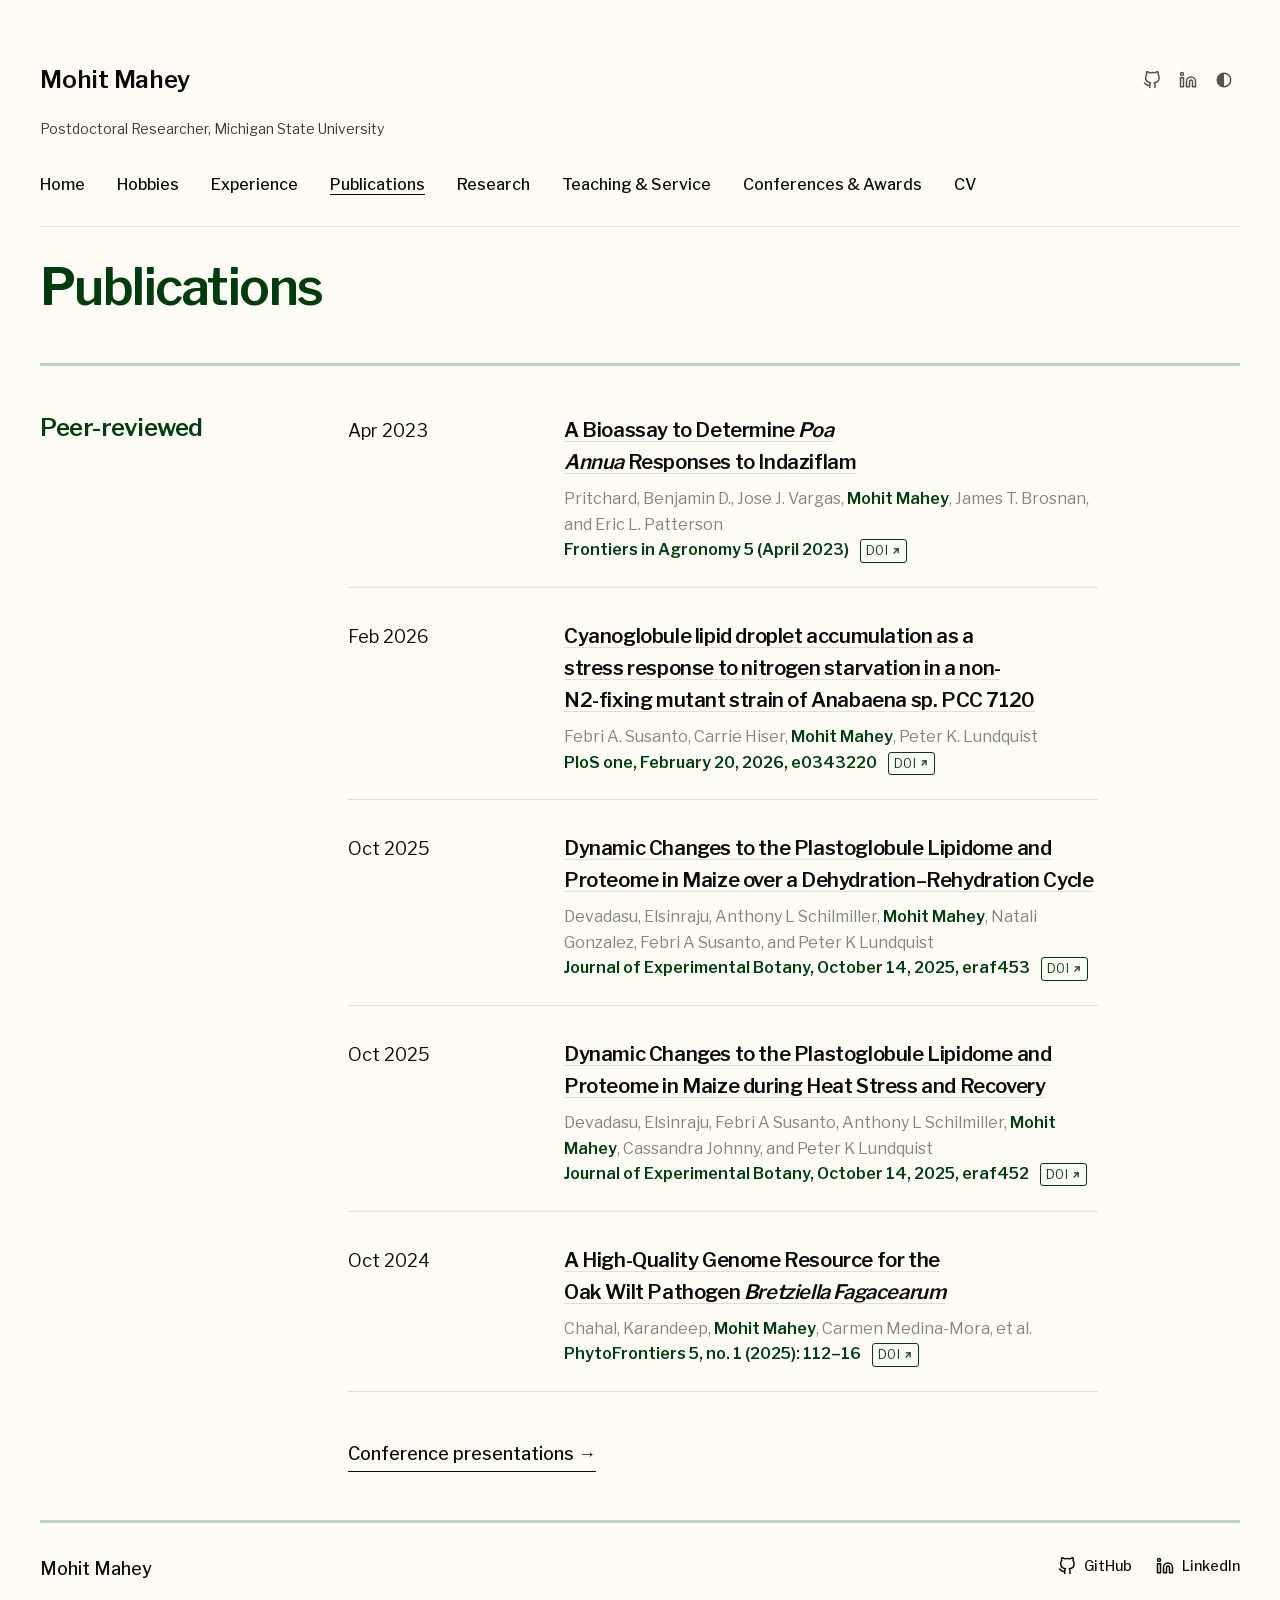
<file: publications.html>
<!DOCTYPE html>
<html lang="en">
<head>
<meta charset="utf-8">
<meta name="viewport" content="width=device-width, initial-scale=1, viewport-fit=cover">
<title>Publications &middot; Mohit Mahey</title>
<meta name="description" content="Plant genomics, herbicide and fungicide resistance, and the bioinformatics of how pests adapt to the chemistries we use against them.">
<link rel="canonical" href="https://mohitmahey.github.io/publications.html">

<meta property="og:type" content="article">
<meta property="og:site_name" content="Mohit Mahey">
<meta property="og:title" content="Mohit Mahey — Postdoctoral Researcher, Michigan State University">
<meta property="og:description" content="Plant genomics, herbicide and fungicide resistance, and the bioinformatics of how pests adapt to the chemistries we use against them.">
<meta property="og:url" content="https://mohitmahey.github.io/publications.html">
<meta property="og:image" content="https://mohitmahey.github.io/static/headshot.jpg">
<meta property="og:image:width" content="670">
<meta property="og:image:height" content="687">
<meta property="og:image:alt" content="Mohit Mahey">
<meta name="twitter:card" content="summary">

<meta name="theme-color" content="#fdfdf7" media="(prefers-color-scheme: light)">
<meta name="theme-color" content="#181a18" media="(prefers-color-scheme: dark)">
<link rel="icon" href="/static/favicon.svg" type="image/svg+xml">

<link rel="preload" href="/static/fonts/LibreFranklin-400-600-normal-latin.woff2" as="font" type="font/woff2" crossorigin>
<link rel="stylesheet" href="/static/fonts.css">
<link rel="stylesheet" href="/static/style.css">
<script>
  // Storage throws outright when a reader blocks cookies or browses privately.
  // Losing the saved choice is survivable; losing the rest of the script is not.
  try {
    var saved = localStorage.getItem('theme');
    if (saved === 'dark' || (!saved && window.matchMedia('(prefers-color-scheme: dark)').matches)) {
      document.documentElement.setAttribute('data-theme', 'dark');
    } else if (saved === 'light') {
      document.documentElement.setAttribute('data-theme', 'light');
    }
  } catch (e) {}
  // The Hobbies map hides its own contents only while a script is there to
  // reveal them again. Harmless on every other page.
  document.documentElement.classList.add('js');
</script>
<noscript><style>.theme-toggle { display: none; }</style></noscript>
</head>
<body>
<a href="#main" class="skip-link">Skip to main content</a>
<div class="container">

  <header class="site-header">
    <div class="brand-row">
      <p class="brand-name"><a href="/">Mohit Mahey</a></p>
      <div class="utility">
        <a href="https://github.com/mohitmahey" target="_blank" rel="noopener noreferrer" title="GitHub">
          <svg viewBox="0 0 24 24" width="18" height="18" stroke="currentColor" stroke-width="2" fill="none" stroke-linecap="round" stroke-linejoin="round" class="icon" aria-hidden="true"><path d="M9 19c-5 1.5-5-2.5-7-3m14 6v-3.87a3.37 3.37 0 0 0-.94-2.61c3.14-.35 6.44-1.54 6.44-7A5.44 5.44 0 0 0 20 4.77 5.07 5.07 0 0 0 19.91 1S18.73.65 16 2.48a13.38 13.38 0 0 0-7 0C6.27.65 5.09 1 5.09 1A5.07 5.07 0 0 0 5 4.77a5.44 5.44 0 0 0-1.5 3.78c0 5.42 3.3 6.61 6.44 7A3.37 3.37 0 0 0 9 18.13V22"></path></svg>
<span class="sr-only">GitHub</span>
        </a>
        <a href="https://linkedin.com/in/mohitmahey" target="_blank" rel="noopener noreferrer" title="LinkedIn">
          <svg viewBox="0 0 24 24" width="18" height="18" stroke="currentColor" stroke-width="2" fill="none" stroke-linecap="round" stroke-linejoin="round" class="icon" aria-hidden="true"><path d="M16 8a6 6 0 0 1 6 6v7h-4v-7a2 2 0 0 0-2-2 2 2 0 0 0-2 2v7h-4v-7a6 6 0 0 1 6-6z"></path><rect x="2" y="9" width="4" height="12"></rect><circle cx="4" cy="4" r="2"></circle></svg>
<span class="sr-only">LinkedIn</span>
        </a>
        <button id="theme-toggle" class="theme-toggle" aria-label="Dark mode" aria-pressed="false">
          <svg viewBox="0 0 24 24" width="18" height="18" fill="none" stroke="currentColor" stroke-width="2" stroke-linecap="round" stroke-linejoin="round" class="icon" aria-hidden="true">
            <circle cx="12" cy="12" r="9"></circle>
            <path d="M12 3a9 9 0 0 0 0 18z" fill="currentColor" stroke="none"></path>
          </svg>
        </button>
      </div>
    </div>
    <p class="brand-role">Postdoctoral Researcher, Michigan State University</p>
    <nav aria-label="Main">
      <ul>
      <li><a href="/">Home</a></li>
      <li><a href="/hobbies.html">Hobbies</a></li>
      <li><a href="/experience.html">Experience</a></li>
      <li><a href="/publications.html" aria-current="page">Publications</a></li>
      <li><a href="/research.html">Research</a></li>
      <li><a href="/teaching.html">Teaching &amp; Service</a></li>
      <li><a href="/conferences.html">Conferences &amp; Awards</a></li>
      <li><a href="/cv.html">CV</a></li>
      </ul>
    </nav>
  </header>

  <main id="main">
<section class="section-grid section-grid--opening">
  <div class="section-label">
    <h1 class="page-title">Publications</h1>
  </div>
</section>

<section class="section-grid">
  <div class="section-label">
    <h2>Peer-reviewed</h2>
  </div>
  <div class="section-content">
    <a class="pub" href="https://doi.org/10.3389/fagro.2023.1182528" target="_blank" rel="noopener noreferrer">
      <span class="date">Apr 2023</span>
      <h3>A Bioassay to Determine <em>Poa Annua</em> Responses to Indaziflam</h3>
      <p class="authors">Pritchard, Benjamin D., Jose J. Vargas, <strong>Mohit Mahey</strong>, James T. Brosnan, and Eric L. Patterson</p>
      <p class="venue">Frontiers in Agronomy 5 (April 2023)
        <span class="doi">DOI
          <svg viewBox="0 0 24 24" width="10" height="10" fill="none" stroke="currentColor" stroke-width="3" stroke-linecap="round" stroke-linejoin="round" aria-hidden="true"><path d="M7 17 17 7"></path><path d="M8 7h9v9"></path></svg>
        </span>
      </p>
    </a>
    <a class="pub" href="https://doi.org/10.1371/journal.pone.0343220" target="_blank" rel="noopener noreferrer">
      <span class="date">Feb 2026</span>
      <h3>Cyanoglobule lipid droplet accumulation as a stress response to nitrogen starvation in a non-N2-fixing mutant strain of Anabaena sp. PCC 7120</h3>
      <p class="authors">Febri A. Susanto, Carrie Hiser, <strong>Mohit Mahey</strong>, Peter K. Lundquist</p>
      <p class="venue">PloS one, February 20, 2026, e0343220
        <span class="doi">DOI
          <svg viewBox="0 0 24 24" width="10" height="10" fill="none" stroke="currentColor" stroke-width="3" stroke-linecap="round" stroke-linejoin="round" aria-hidden="true"><path d="M7 17 17 7"></path><path d="M8 7h9v9"></path></svg>
        </span>
      </p>
    </a>
    <a class="pub" href="https://doi.org/10.1093/jxb/eraf453" target="_blank" rel="noopener noreferrer">
      <span class="date">Oct 2025</span>
      <h3>Dynamic Changes to the Plastoglobule Lipidome and Proteome in Maize over a Dehydration–Rehydration Cycle</h3>
      <p class="authors">Devadasu, Elsinraju, Anthony L Schilmiller, <strong>Mohit Mahey</strong>, Natali Gonzalez, Febri A Susanto, and Peter K Lundquist</p>
      <p class="venue">Journal of Experimental Botany, October 14, 2025, eraf453
        <span class="doi">DOI
          <svg viewBox="0 0 24 24" width="10" height="10" fill="none" stroke="currentColor" stroke-width="3" stroke-linecap="round" stroke-linejoin="round" aria-hidden="true"><path d="M7 17 17 7"></path><path d="M8 7h9v9"></path></svg>
        </span>
      </p>
    </a>
    <a class="pub" href="https://doi.org/10.1093/jxb/eraf452" target="_blank" rel="noopener noreferrer">
      <span class="date">Oct 2025</span>
      <h3>Dynamic Changes to the Plastoglobule Lipidome and Proteome in Maize during Heat Stress and Recovery</h3>
      <p class="authors">Devadasu, Elsinraju, Febri A Susanto, Anthony L Schilmiller, <strong>Mohit Mahey</strong>, Cassandra Johnny, and Peter K Lundquist</p>
      <p class="venue">Journal of Experimental Botany, October 14, 2025, eraf452
        <span class="doi">DOI
          <svg viewBox="0 0 24 24" width="10" height="10" fill="none" stroke="currentColor" stroke-width="3" stroke-linecap="round" stroke-linejoin="round" aria-hidden="true"><path d="M7 17 17 7"></path><path d="M8 7h9v9"></path></svg>
        </span>
      </p>
    </a>
    <a class="pub" href="https://doi.org/10.1094/PHYTOFR-07-24-0080-A" target="_blank" rel="noopener noreferrer">
      <span class="date">Oct 2024</span>
      <h3>A High-Quality Genome Resource for the Oak Wilt Pathogen <em>Bretziella Fagacearum</em></h3>
      <p class="authors">Chahal, Karandeep, <strong>Mohit Mahey</strong>, Carmen Medina-Mora, et al.</p>
      <p class="venue">PhytoFrontiers 5, no. 1 (2025): 112–16
        <span class="doi">DOI
          <svg viewBox="0 0 24 24" width="10" height="10" fill="none" stroke="currentColor" stroke-width="3" stroke-linecap="round" stroke-linejoin="round" aria-hidden="true"><path d="M7 17 17 7"></path><path d="M8 7h9v9"></path></svg>
        </span>
      </p>
    </a>
    <a href="/conferences.html" class="tail-link">Conference presentations &rarr;</a>
  </div>
</section>
  </main>

  <footer class="site-footer">
    <div class="contact">
      <p class="footer-cta">Mohit Mahey</p>
    </div>
    <div class="footer-links">
      <a href="https://github.com/mohitmahey" target="_blank" rel="noopener noreferrer">
        <svg viewBox="0 0 24 24" width="18" height="18" stroke="currentColor" stroke-width="2" fill="none" stroke-linecap="round" stroke-linejoin="round" class="icon" aria-hidden="true"><path d="M9 19c-5 1.5-5-2.5-7-3m14 6v-3.87a3.37 3.37 0 0 0-.94-2.61c3.14-.35 6.44-1.54 6.44-7A5.44 5.44 0 0 0 20 4.77 5.07 5.07 0 0 0 19.91 1S18.73.65 16 2.48a13.38 13.38 0 0 0-7 0C6.27.65 5.09 1 5.09 1A5.07 5.07 0 0 0 5 4.77a5.44 5.44 0 0 0-1.5 3.78c0 5.42 3.3 6.61 6.44 7A3.37 3.37 0 0 0 9 18.13V22"></path></svg>
GitHub
      </a>
      <a href="https://linkedin.com/in/mohitmahey" target="_blank" rel="noopener noreferrer">
        <svg viewBox="0 0 24 24" width="18" height="18" stroke="currentColor" stroke-width="2" fill="none" stroke-linecap="round" stroke-linejoin="round" class="icon" aria-hidden="true"><path d="M16 8a6 6 0 0 1 6 6v7h-4v-7a2 2 0 0 0-2-2 2 2 0 0 0-2 2v7h-4v-7a6 6 0 0 1 6-6z"></path><rect x="2" y="9" width="4" height="12"></rect><circle cx="4" cy="4" r="2"></circle></svg>
LinkedIn
      </a>
    </div>
  </footer>
</div>

<script>
const toggleBtn = document.getElementById('theme-toggle');
const root = document.documentElement;

// aria-pressed carries the state, so a screen reader says whether dark is on.
function isDark() {
  return root.getAttribute('data-theme') === 'dark'
    || (!root.hasAttribute('data-theme') && window.matchMedia('(prefers-color-scheme: dark)').matches);
}
toggleBtn.setAttribute('aria-pressed', String(isDark()));

toggleBtn.addEventListener('click', () => {
  const next = isDark() ? 'light' : 'dark';
  root.setAttribute('data-theme', next);
  // The toggle still works with storage blocked; the choice just won't survive
  // the next page load.
  try { localStorage.setItem('theme', next); } catch (e) {}
  toggleBtn.setAttribute('aria-pressed', String(next === 'dark'));
});
</script>
</body>
</html>
</file>
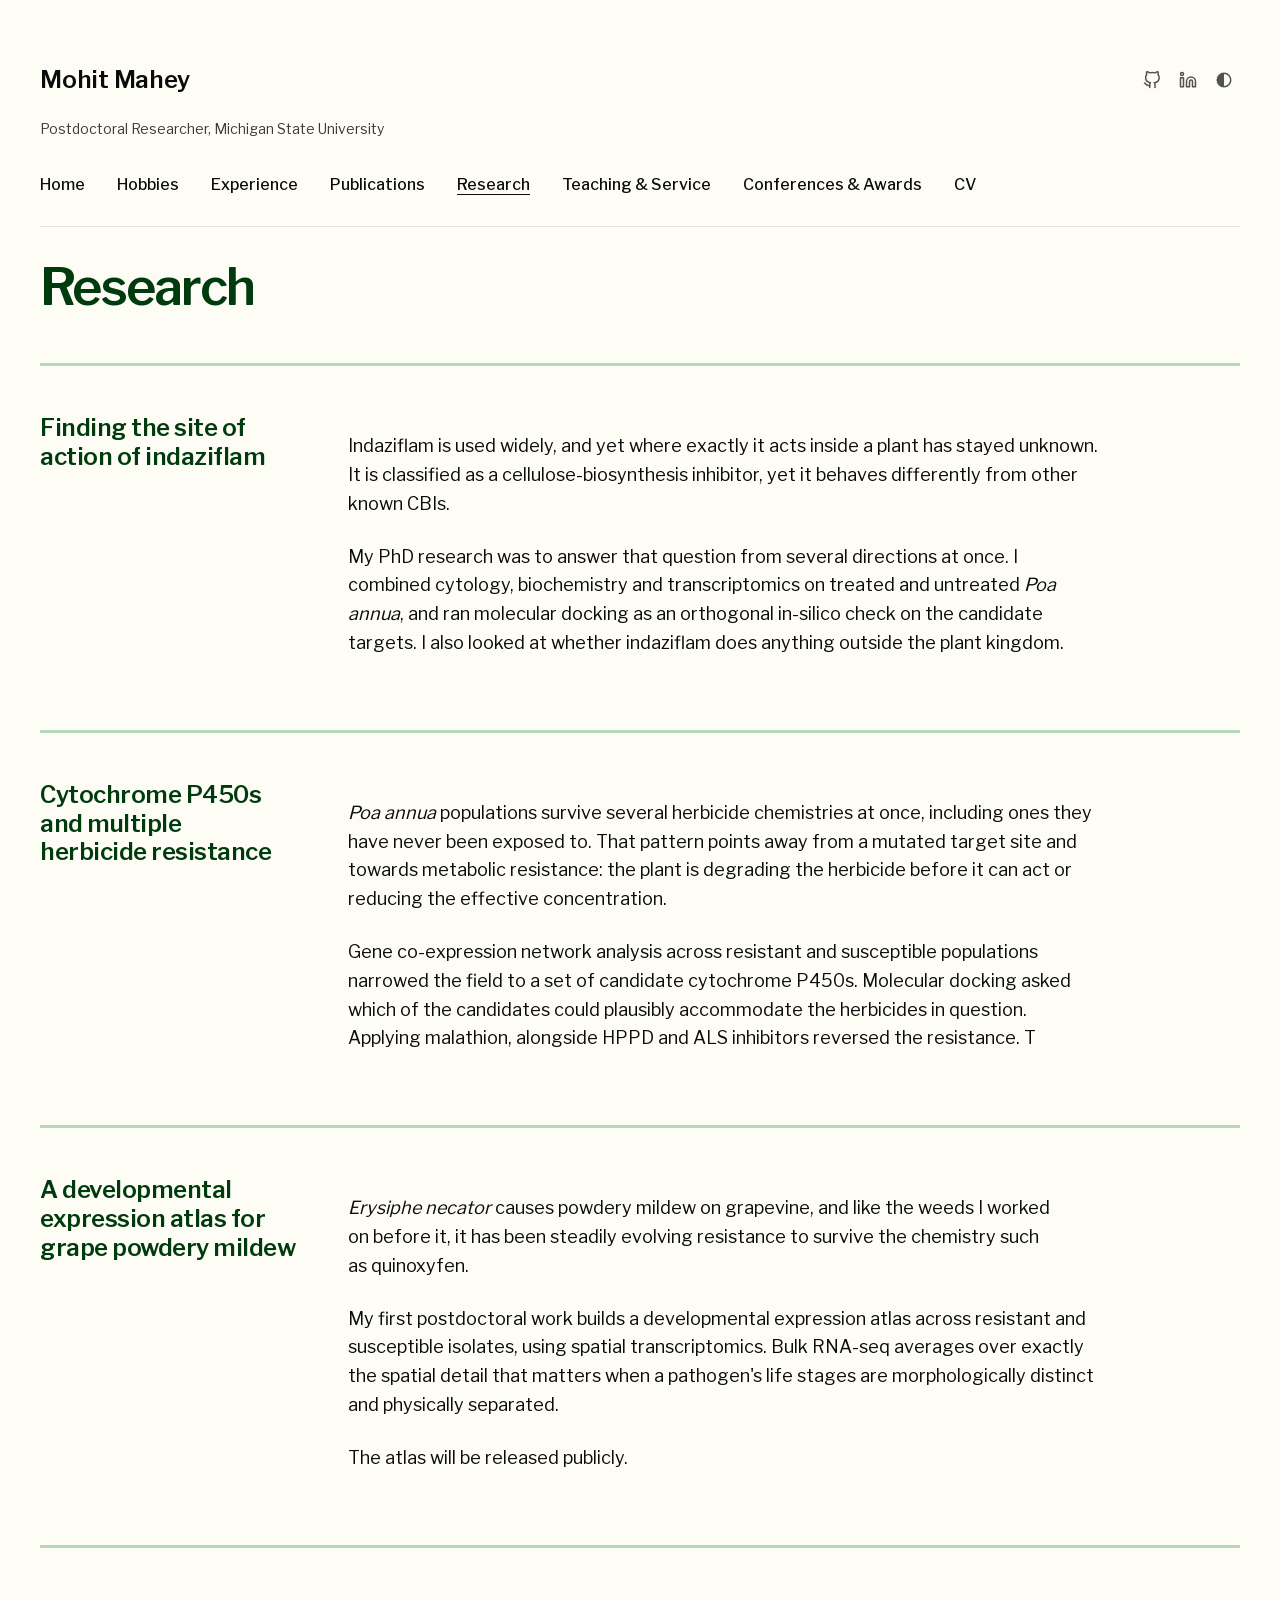
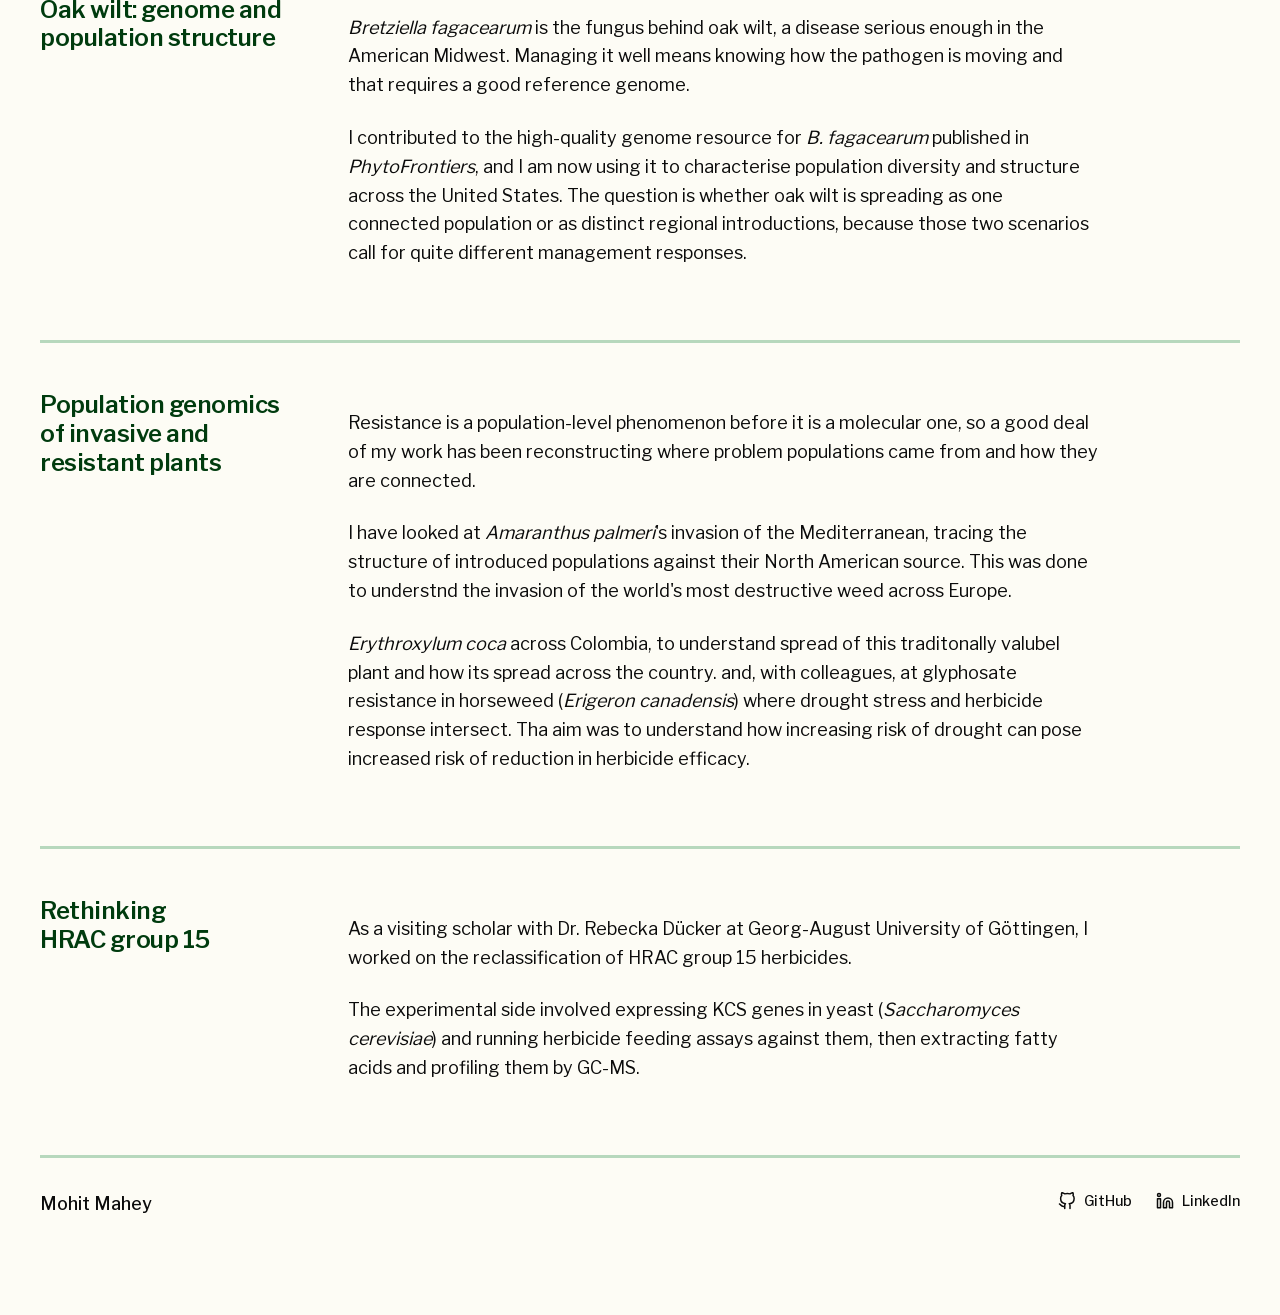
<file: research.html>
<!DOCTYPE html>
<html lang="en">
<head>
<meta charset="utf-8">
<meta name="viewport" content="width=device-width, initial-scale=1, viewport-fit=cover">
<title>Research &middot; Mohit Mahey</title>
<meta name="description" content="Plant genomics, herbicide and fungicide resistance, and the bioinformatics of how pests adapt to the chemistries we use against them.">
<link rel="canonical" href="https://mohitmahey.github.io/research.html">

<meta property="og:type" content="article">
<meta property="og:site_name" content="Mohit Mahey">
<meta property="og:title" content="Mohit Mahey — Postdoctoral Researcher, Michigan State University">
<meta property="og:description" content="Plant genomics, herbicide and fungicide resistance, and the bioinformatics of how pests adapt to the chemistries we use against them.">
<meta property="og:url" content="https://mohitmahey.github.io/research.html">
<meta property="og:image" content="https://mohitmahey.github.io/static/headshot.jpg">
<meta property="og:image:width" content="670">
<meta property="og:image:height" content="687">
<meta property="og:image:alt" content="Mohit Mahey">
<meta name="twitter:card" content="summary">

<meta name="theme-color" content="#fdfdf7" media="(prefers-color-scheme: light)">
<meta name="theme-color" content="#181a18" media="(prefers-color-scheme: dark)">
<link rel="icon" href="/static/favicon.svg" type="image/svg+xml">

<link rel="preload" href="/static/fonts/LibreFranklin-400-600-normal-latin.woff2" as="font" type="font/woff2" crossorigin>
<link rel="stylesheet" href="/static/fonts.css">
<link rel="stylesheet" href="/static/style.css">
<script>
  // Storage throws outright when a reader blocks cookies or browses privately.
  // Losing the saved choice is survivable; losing the rest of the script is not.
  try {
    var saved = localStorage.getItem('theme');
    if (saved === 'dark' || (!saved && window.matchMedia('(prefers-color-scheme: dark)').matches)) {
      document.documentElement.setAttribute('data-theme', 'dark');
    } else if (saved === 'light') {
      document.documentElement.setAttribute('data-theme', 'light');
    }
  } catch (e) {}
  // The Hobbies map hides its own contents only while a script is there to
  // reveal them again. Harmless on every other page.
  document.documentElement.classList.add('js');
</script>
<noscript><style>.theme-toggle { display: none; }</style></noscript>
</head>
<body>
<a href="#main" class="skip-link">Skip to main content</a>
<div class="container">

  <header class="site-header">
    <div class="brand-row">
      <p class="brand-name"><a href="/">Mohit Mahey</a></p>
      <div class="utility">
        <a href="https://github.com/mohitmahey" target="_blank" rel="noopener noreferrer" title="GitHub">
          <svg viewBox="0 0 24 24" width="18" height="18" stroke="currentColor" stroke-width="2" fill="none" stroke-linecap="round" stroke-linejoin="round" class="icon" aria-hidden="true"><path d="M9 19c-5 1.5-5-2.5-7-3m14 6v-3.87a3.37 3.37 0 0 0-.94-2.61c3.14-.35 6.44-1.54 6.44-7A5.44 5.44 0 0 0 20 4.77 5.07 5.07 0 0 0 19.91 1S18.73.65 16 2.48a13.38 13.38 0 0 0-7 0C6.27.65 5.09 1 5.09 1A5.07 5.07 0 0 0 5 4.77a5.44 5.44 0 0 0-1.5 3.78c0 5.42 3.3 6.61 6.44 7A3.37 3.37 0 0 0 9 18.13V22"></path></svg>
<span class="sr-only">GitHub</span>
        </a>
        <a href="https://linkedin.com/in/mohitmahey" target="_blank" rel="noopener noreferrer" title="LinkedIn">
          <svg viewBox="0 0 24 24" width="18" height="18" stroke="currentColor" stroke-width="2" fill="none" stroke-linecap="round" stroke-linejoin="round" class="icon" aria-hidden="true"><path d="M16 8a6 6 0 0 1 6 6v7h-4v-7a2 2 0 0 0-2-2 2 2 0 0 0-2 2v7h-4v-7a6 6 0 0 1 6-6z"></path><rect x="2" y="9" width="4" height="12"></rect><circle cx="4" cy="4" r="2"></circle></svg>
<span class="sr-only">LinkedIn</span>
        </a>
        <button id="theme-toggle" class="theme-toggle" aria-label="Dark mode" aria-pressed="false">
          <svg viewBox="0 0 24 24" width="18" height="18" fill="none" stroke="currentColor" stroke-width="2" stroke-linecap="round" stroke-linejoin="round" class="icon" aria-hidden="true">
            <circle cx="12" cy="12" r="9"></circle>
            <path d="M12 3a9 9 0 0 0 0 18z" fill="currentColor" stroke="none"></path>
          </svg>
        </button>
      </div>
    </div>
    <p class="brand-role">Postdoctoral Researcher, Michigan State University</p>
    <nav aria-label="Main">
      <ul>
      <li><a href="/">Home</a></li>
      <li><a href="/hobbies.html">Hobbies</a></li>
      <li><a href="/experience.html">Experience</a></li>
      <li><a href="/publications.html">Publications</a></li>
      <li><a href="/research.html" aria-current="page">Research</a></li>
      <li><a href="/teaching.html">Teaching &amp; Service</a></li>
      <li><a href="/conferences.html">Conferences &amp; Awards</a></li>
      <li><a href="/cv.html">CV</a></li>
      </ul>
    </nav>
  </header>

  <main id="main">
<section class="section-grid section-grid--opening">
  <div class="section-label">
    <h1 class="page-title">Research</h1>
  </div>
</section>

<section class="section-grid">
  <div class="section-label">
    <h2>Finding the site of action of indaziflam</h2>
  </div>
  <div class="section-content">
    <p>Indaziflam is used widely, and yet where exactly it acts inside a plant has stayed unknown. It is
classified as a cellulose-biosynthesis inhibitor, yet it behaves differently from other known CBIs.</p>
<p>My PhD research was to answer that question from several directions at once. I combined cytology, biochemistry and
transcriptomics on treated and untreated <em>Poa annua</em>, and ran molecular docking as an orthogonal
in-silico check on the candidate targets. I also looked at whether
indaziflam does anything outside the plant kingdom.</p>

  </div>
</section>
<section class="section-grid">
  <div class="section-label">
    <h2>Cytochrome P450s and multiple herbicide resistance</h2>
  </div>
  <div class="section-content">
    <p><em>Poa annua</em> populations survive several herbicide chemistries at once, including ones they have
never been exposed to. That pattern points away from a mutated target site and towards metabolic
resistance: the plant is degrading the herbicide before it can act or reducing the effective concentration.</p>
<p>Gene co-expression network analysis across resistant and
susceptible populations narrowed the field to a set of candidate cytochrome P450s.
Molecular docking asked which of the candidates could plausibly accommodate the herbicides in question. Applying malathion, alongside HPPD and ALS inhibitors reversed the resistance. T</p>

  </div>
</section>
<section class="section-grid">
  <div class="section-label">
    <h2>A developmental expression atlas for grape powdery mildew</h2>
  </div>
  <div class="section-content">
    <p><em>Erysiphe necator</em> causes powdery mildew on grapevine, and like the weeds I worked on before it, it
has been steadily evolving resistance to survive the chemistry such as quinoxyfen.</p>
<p>My first postdoctoral work builds a developmental expression atlas across resistant and susceptible
isolates, using spatial transcriptomics. Bulk RNA-seq averages over exactly the spatial detail that matters
when a pathogen's life stages are morphologically distinct and physically separated.</p>
<p>The atlas will be released publicly.</p>

  </div>
</section>
<section class="section-grid">
  <div class="section-label">
    <h2>Oak wilt: genome and population structure</h2>
  </div>
  <div class="section-content">
    <p><em>Bretziella fagacearum</em> is the fungus behind oak wilt, a disease serious enough in the American
Midwest. Managing it well means knowing how the pathogen is moving
and that requires a good reference genome.</p>
<p>I contributed to the high-quality genome resource for <em>B. fagacearum</em> published in
<em>PhytoFrontiers</em>, and I am now using it to characterise population diversity and structure across
the United States. The question is whether oak wilt is spreading as one connected population or as
distinct regional introductions, because those two scenarios call for quite different management
responses.</p>

  </div>
</section>
<section class="section-grid">
  <div class="section-label">
    <h2>Population genomics of invasive and resistant plants</h2>
  </div>
  <div class="section-content">
    <p>Resistance is a population-level phenomenon before it is a molecular one, so a good deal of my work
has been reconstructing where problem populations came from and how they are connected.</p>
<p>I have looked at <em>Amaranthus palmeri</em>'s invasion of the Mediterranean, tracing the structure of
introduced populations against their North American source. This was done to understnd the invasion of the world's most destructive weed across Europe.</p>
<p><em>Erythroxylum coca</em> across Colombia, to understand spread of this traditonally valubel plant and how its spread across the country.
and, with colleagues, at glyphosate resistance in horseweed (<em>Erigeron canadensis</em>) where drought
stress and herbicide response intersect. Tha aim was to understand how increasing risk of drought can pose increased risk of reduction in herbicide efficacy.</p>

  </div>
</section>
<section class="section-grid">
  <div class="section-label">
    <h2>Rethinking HRAC group 15</h2>
  </div>
  <div class="section-content">
    <p>As a visiting scholar with Dr. Rebecka Dücker at Georg-August University of Göttingen, I worked on
the reclassification of HRAC group 15 herbicides.</p>
<p>The experimental side involved expressing KCS genes in yeast (<em>Saccharomyces cerevisiae</em>) and
running herbicide feeding assays against them, then extracting fatty acids and profiling them by
GC-MS.</p>

  </div>
</section>

  </main>

  <footer class="site-footer">
    <div class="contact">
      <p class="footer-cta">Mohit Mahey</p>
    </div>
    <div class="footer-links">
      <a href="https://github.com/mohitmahey" target="_blank" rel="noopener noreferrer">
        <svg viewBox="0 0 24 24" width="18" height="18" stroke="currentColor" stroke-width="2" fill="none" stroke-linecap="round" stroke-linejoin="round" class="icon" aria-hidden="true"><path d="M9 19c-5 1.5-5-2.5-7-3m14 6v-3.87a3.37 3.37 0 0 0-.94-2.61c3.14-.35 6.44-1.54 6.44-7A5.44 5.44 0 0 0 20 4.77 5.07 5.07 0 0 0 19.91 1S18.73.65 16 2.48a13.38 13.38 0 0 0-7 0C6.27.65 5.09 1 5.09 1A5.07 5.07 0 0 0 5 4.77a5.44 5.44 0 0 0-1.5 3.78c0 5.42 3.3 6.61 6.44 7A3.37 3.37 0 0 0 9 18.13V22"></path></svg>
GitHub
      </a>
      <a href="https://linkedin.com/in/mohitmahey" target="_blank" rel="noopener noreferrer">
        <svg viewBox="0 0 24 24" width="18" height="18" stroke="currentColor" stroke-width="2" fill="none" stroke-linecap="round" stroke-linejoin="round" class="icon" aria-hidden="true"><path d="M16 8a6 6 0 0 1 6 6v7h-4v-7a2 2 0 0 0-2-2 2 2 0 0 0-2 2v7h-4v-7a6 6 0 0 1 6-6z"></path><rect x="2" y="9" width="4" height="12"></rect><circle cx="4" cy="4" r="2"></circle></svg>
LinkedIn
      </a>
    </div>
  </footer>
</div>

<script>
const toggleBtn = document.getElementById('theme-toggle');
const root = document.documentElement;

// aria-pressed carries the state, so a screen reader says whether dark is on.
function isDark() {
  return root.getAttribute('data-theme') === 'dark'
    || (!root.hasAttribute('data-theme') && window.matchMedia('(prefers-color-scheme: dark)').matches);
}
toggleBtn.setAttribute('aria-pressed', String(isDark()));

toggleBtn.addEventListener('click', () => {
  const next = isDark() ? 'light' : 'dark';
  root.setAttribute('data-theme', next);
  // The toggle still works with storage blocked; the choice just won't survive
  // the next page load.
  try { localStorage.setItem('theme', next); } catch (e) {}
  toggleBtn.setAttribute('aria-pressed', String(next === 'dark'));
});
</script>
</body>
</html>
</file>
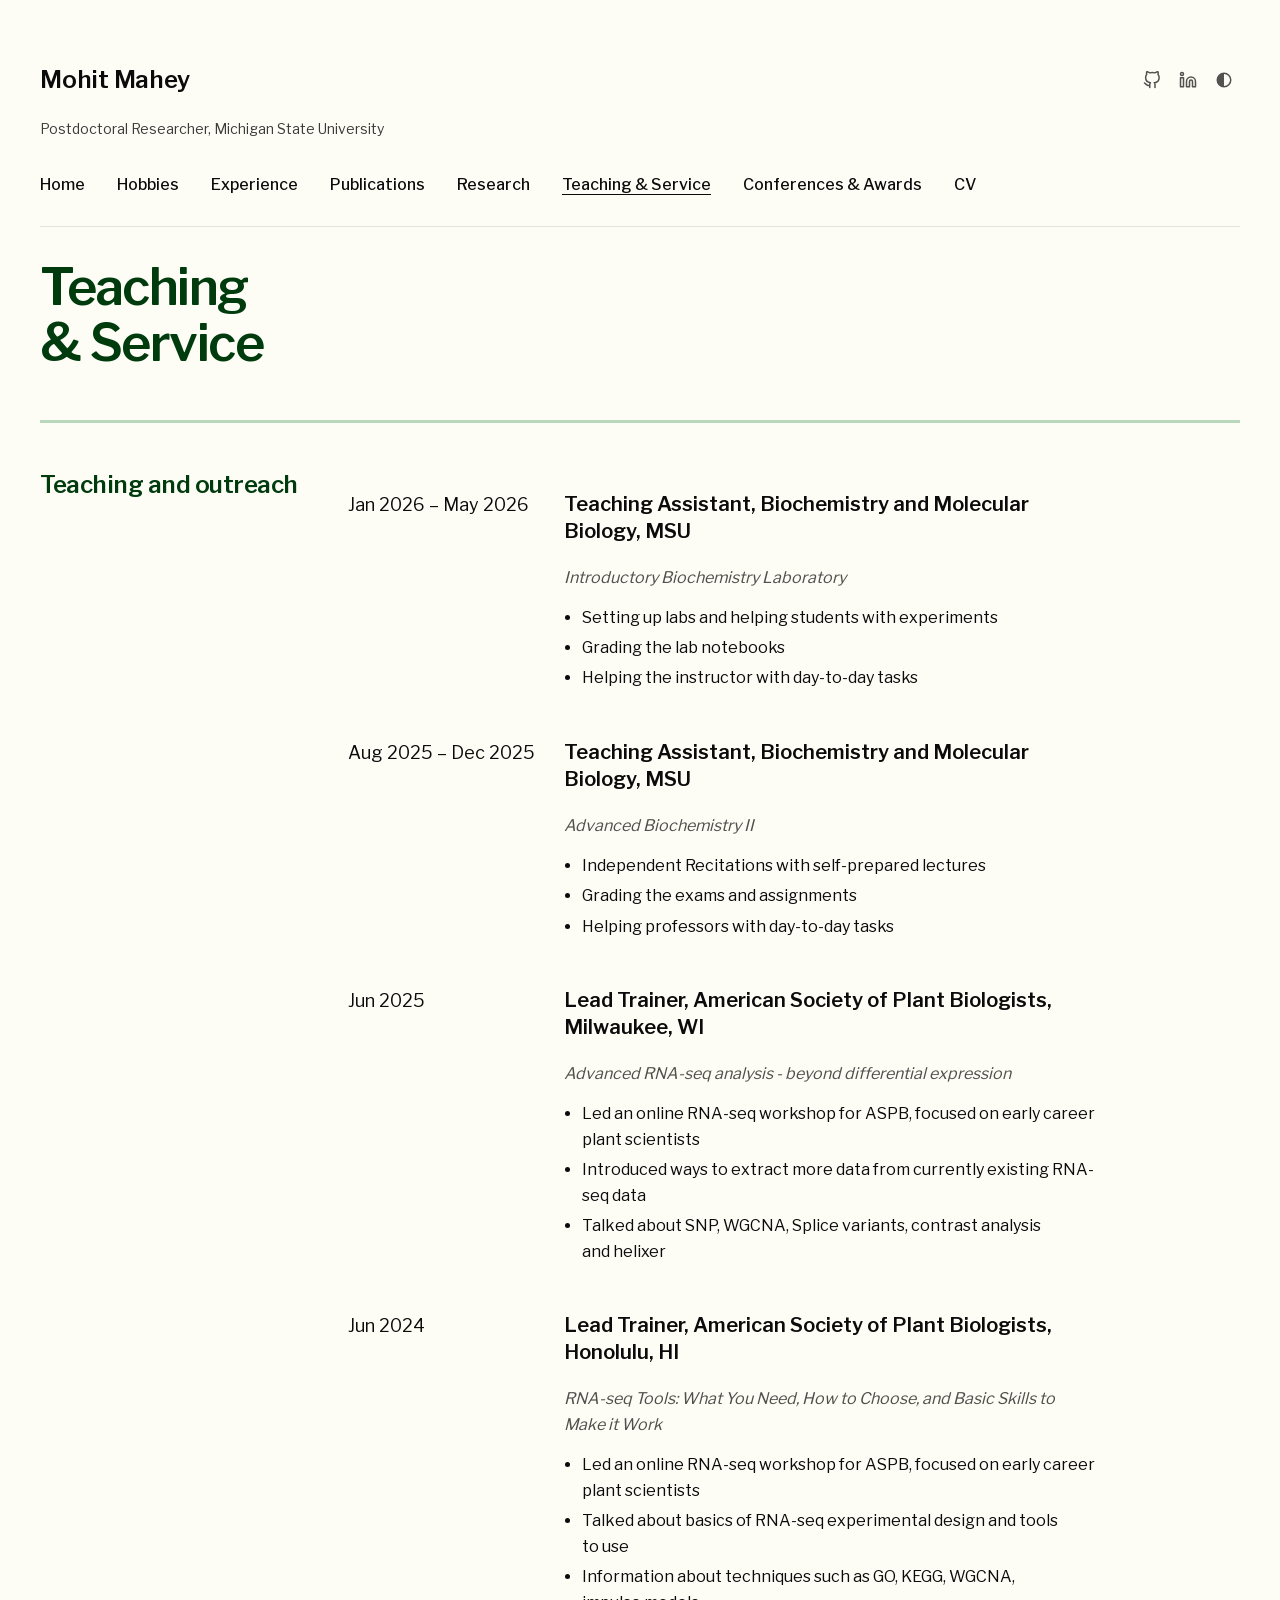
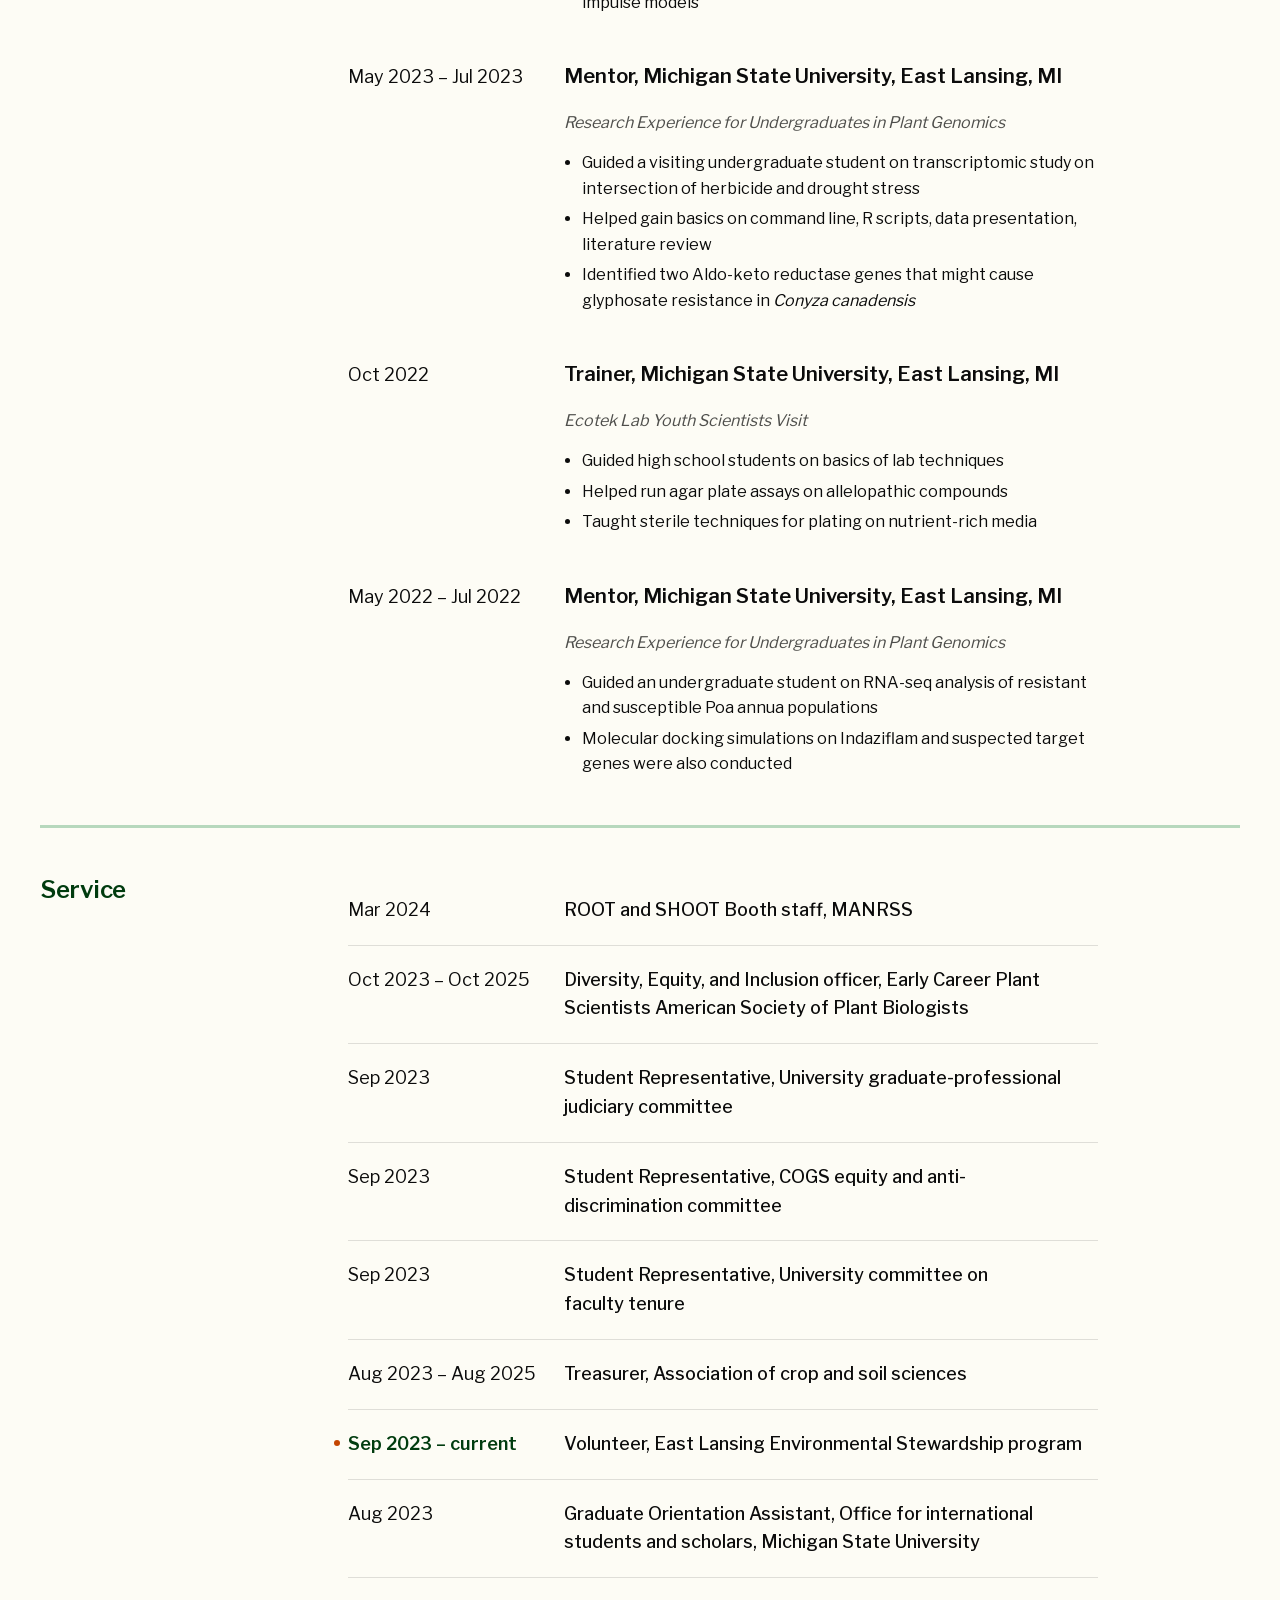
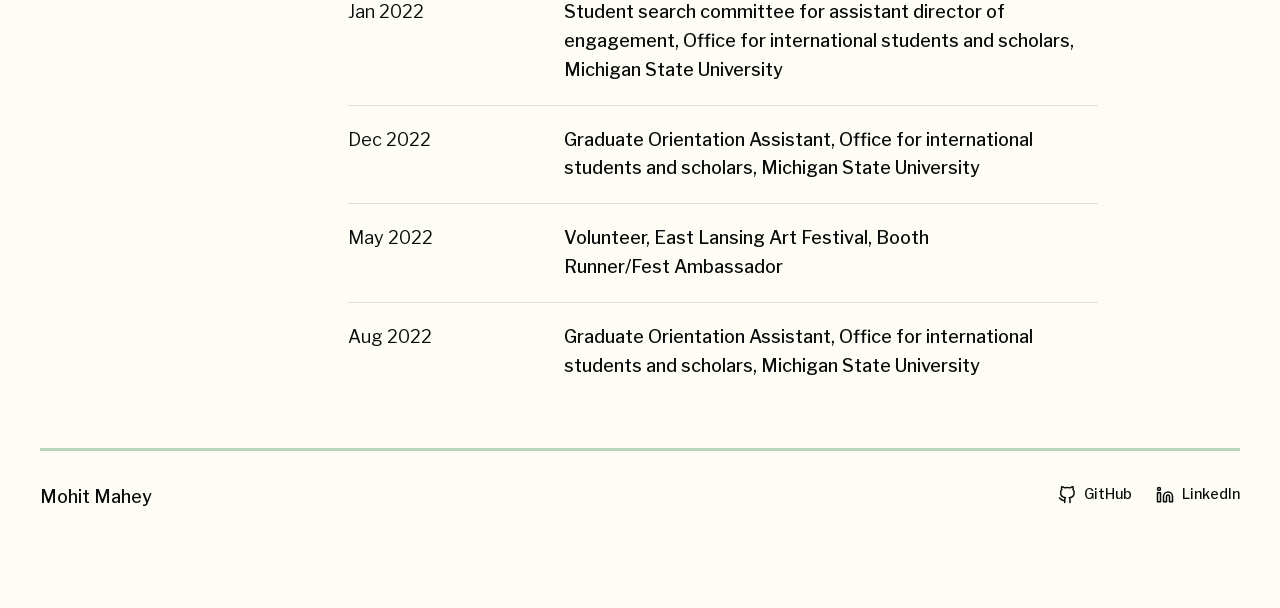
<file: teaching.html>
<!DOCTYPE html>
<html lang="en">
<head>
<meta charset="utf-8">
<meta name="viewport" content="width=device-width, initial-scale=1, viewport-fit=cover">
<title>Teaching &amp; Service &middot; Mohit Mahey</title>
<meta name="description" content="Plant genomics, herbicide and fungicide resistance, and the bioinformatics of how pests adapt to the chemistries we use against them.">
<link rel="canonical" href="https://mohitmahey.github.io/teaching.html">

<meta property="og:type" content="article">
<meta property="og:site_name" content="Mohit Mahey">
<meta property="og:title" content="Mohit Mahey — Postdoctoral Researcher, Michigan State University">
<meta property="og:description" content="Plant genomics, herbicide and fungicide resistance, and the bioinformatics of how pests adapt to the chemistries we use against them.">
<meta property="og:url" content="https://mohitmahey.github.io/teaching.html">
<meta property="og:image" content="https://mohitmahey.github.io/static/headshot.jpg">
<meta property="og:image:width" content="670">
<meta property="og:image:height" content="687">
<meta property="og:image:alt" content="Mohit Mahey">
<meta name="twitter:card" content="summary">

<meta name="theme-color" content="#fdfdf7" media="(prefers-color-scheme: light)">
<meta name="theme-color" content="#181a18" media="(prefers-color-scheme: dark)">
<link rel="icon" href="/static/favicon.svg" type="image/svg+xml">

<link rel="preload" href="/static/fonts/LibreFranklin-400-600-normal-latin.woff2" as="font" type="font/woff2" crossorigin>
<link rel="stylesheet" href="/static/fonts.css">
<link rel="stylesheet" href="/static/style.css">
<script>
  // Storage throws outright when a reader blocks cookies or browses privately.
  // Losing the saved choice is survivable; losing the rest of the script is not.
  try {
    var saved = localStorage.getItem('theme');
    if (saved === 'dark' || (!saved && window.matchMedia('(prefers-color-scheme: dark)').matches)) {
      document.documentElement.setAttribute('data-theme', 'dark');
    } else if (saved === 'light') {
      document.documentElement.setAttribute('data-theme', 'light');
    }
  } catch (e) {}
  // The Hobbies map hides its own contents only while a script is there to
  // reveal them again. Harmless on every other page.
  document.documentElement.classList.add('js');
</script>
<noscript><style>.theme-toggle { display: none; }</style></noscript>
</head>
<body>
<a href="#main" class="skip-link">Skip to main content</a>
<div class="container">

  <header class="site-header">
    <div class="brand-row">
      <p class="brand-name"><a href="/">Mohit Mahey</a></p>
      <div class="utility">
        <a href="https://github.com/mohitmahey" target="_blank" rel="noopener noreferrer" title="GitHub">
          <svg viewBox="0 0 24 24" width="18" height="18" stroke="currentColor" stroke-width="2" fill="none" stroke-linecap="round" stroke-linejoin="round" class="icon" aria-hidden="true"><path d="M9 19c-5 1.5-5-2.5-7-3m14 6v-3.87a3.37 3.37 0 0 0-.94-2.61c3.14-.35 6.44-1.54 6.44-7A5.44 5.44 0 0 0 20 4.77 5.07 5.07 0 0 0 19.91 1S18.73.65 16 2.48a13.38 13.38 0 0 0-7 0C6.27.65 5.09 1 5.09 1A5.07 5.07 0 0 0 5 4.77a5.44 5.44 0 0 0-1.5 3.78c0 5.42 3.3 6.61 6.44 7A3.37 3.37 0 0 0 9 18.13V22"></path></svg>
<span class="sr-only">GitHub</span>
        </a>
        <a href="https://linkedin.com/in/mohitmahey" target="_blank" rel="noopener noreferrer" title="LinkedIn">
          <svg viewBox="0 0 24 24" width="18" height="18" stroke="currentColor" stroke-width="2" fill="none" stroke-linecap="round" stroke-linejoin="round" class="icon" aria-hidden="true"><path d="M16 8a6 6 0 0 1 6 6v7h-4v-7a2 2 0 0 0-2-2 2 2 0 0 0-2 2v7h-4v-7a6 6 0 0 1 6-6z"></path><rect x="2" y="9" width="4" height="12"></rect><circle cx="4" cy="4" r="2"></circle></svg>
<span class="sr-only">LinkedIn</span>
        </a>
        <button id="theme-toggle" class="theme-toggle" aria-label="Dark mode" aria-pressed="false">
          <svg viewBox="0 0 24 24" width="18" height="18" fill="none" stroke="currentColor" stroke-width="2" stroke-linecap="round" stroke-linejoin="round" class="icon" aria-hidden="true">
            <circle cx="12" cy="12" r="9"></circle>
            <path d="M12 3a9 9 0 0 0 0 18z" fill="currentColor" stroke="none"></path>
          </svg>
        </button>
      </div>
    </div>
    <p class="brand-role">Postdoctoral Researcher, Michigan State University</p>
    <nav aria-label="Main">
      <ul>
      <li><a href="/">Home</a></li>
      <li><a href="/hobbies.html">Hobbies</a></li>
      <li><a href="/experience.html">Experience</a></li>
      <li><a href="/publications.html">Publications</a></li>
      <li><a href="/research.html">Research</a></li>
      <li><a href="/teaching.html" aria-current="page">Teaching &amp; Service</a></li>
      <li><a href="/conferences.html">Conferences &amp; Awards</a></li>
      <li><a href="/cv.html">CV</a></li>
      </ul>
    </nav>
  </header>

  <main id="main">
<section class="section-grid section-grid--opening">
  <div class="section-label">
    <h1 class="page-title">Teaching &amp; Service</h1>
  </div>
</section>

<section class="section-grid">
  <div class="section-label">
    <h2>Teaching and outreach</h2>
  </div>
  <div class="section-content">
    <article class="role">
      <span class="date">Jan 2026 – May 2026</span>
      <p class="role-head"><span class="role-title">Teaching Assistant, Biochemistry and Molecular Biology, MSU</span></p>
<p class="subtitle"><em>Introductory Biochemistry Laboratory</em></p>      <ul>
        <li>Setting up labs and helping students with experiments</li>
        <li>Grading the lab notebooks</li>
        <li>Helping the instructor with day-to-day tasks</li>
      </ul>
    </article>
    <article class="role">
      <span class="date">Aug 2025 – Dec 2025</span>
      <p class="role-head"><span class="role-title">Teaching Assistant, Biochemistry and Molecular Biology, MSU</span></p>
<p class="subtitle"><em>Advanced Biochemistry II</em></p>      <ul>
        <li>Independent Recitations with self-prepared lectures</li>
        <li>Grading the exams and assignments</li>
        <li>Helping professors with day-to-day tasks</li>
      </ul>
    </article>
    <article class="role">
      <span class="date">Jun 2025</span>
      <p class="role-head"><span class="role-title">Lead Trainer, American Society of Plant Biologists, Milwaukee, WI</span></p>
<p class="subtitle"><em>Advanced RNA-seq analysis - beyond differential expression</em></p>      <ul>
        <li>Led an online RNA-seq workshop for ASPB, focused on early career plant scientists</li>
        <li>Introduced ways to extract more data from currently existing RNA-seq data</li>
        <li>Talked about SNP, WGCNA, Splice variants, contrast analysis and helixer</li>
      </ul>
    </article>
    <article class="role">
      <span class="date">Jun 2024</span>
      <p class="role-head"><span class="role-title">Lead Trainer, American Society of Plant Biologists, Honolulu, HI</span></p>
<p class="subtitle"><em>RNA-seq Tools: What You Need, How to Choose, and Basic Skills to Make it Work</em></p>      <ul>
        <li>Led an online RNA-seq workshop for ASPB, focused on early career plant scientists</li>
        <li>Talked about basics of RNA-seq experimental design and tools to use</li>
        <li>Information about techniques such as GO, KEGG, WGCNA, impulse models</li>
      </ul>
    </article>
    <article class="role">
      <span class="date">May 2023 – Jul 2023</span>
      <p class="role-head"><span class="role-title">Mentor, Michigan State University, East Lansing, MI</span></p>
<p class="subtitle"><em>Research Experience for Undergraduates in Plant Genomics</em></p>      <ul>
        <li>Guided a visiting undergraduate student on transcriptomic study on intersection of herbicide and drought stress</li>
        <li>Helped gain basics on command line, R scripts, data presentation, literature review</li>
        <li>Identified two Aldo-keto reductase genes that might cause glyphosate resistance in <em>Conyza canadensis</em></li>
      </ul>
    </article>
    <article class="role">
      <span class="date">Oct 2022</span>
      <p class="role-head"><span class="role-title">Trainer, Michigan State University, East Lansing, MI</span></p>
<p class="subtitle"><em>Ecotek Lab Youth Scientists Visit</em></p>      <ul>
        <li>Guided high school students on basics of lab techniques</li>
        <li>Helped run agar plate assays on allelopathic compounds</li>
        <li>Taught sterile techniques for plating on nutrient-rich media</li>
      </ul>
    </article>
    <article class="role">
      <span class="date">May 2022 – Jul 2022</span>
      <p class="role-head"><span class="role-title">Mentor, Michigan State University, East Lansing, MI</span></p>
<p class="subtitle"><em>Research Experience for Undergraduates in Plant Genomics</em></p>      <ul>
        <li>Guided an undergraduate student on RNA-seq analysis of resistant and susceptible Poa annua populations</li>
        <li>Molecular docking simulations on Indaziflam and suspected target genes were also conducted</li>
      </ul>
    </article>
  </div>
</section>

<section class="section-grid">
  <div class="section-label">
    <h2>Service</h2>
  </div>
  <div class="section-content">
    <ul class="listing">
      <li>
        <span class="date">Mar 2024</span>
        <span>ROOT and SHOOT Booth staff, MANRSS</span>
      </li>
      <li>
        <span class="date">Oct 2023 – Oct 2025</span>
        <span>Diversity, Equity, and Inclusion officer, Early Career Plant Scientists American Society of Plant Biologists</span>
      </li>
      <li>
        <span class="date">Sep 2023</span>
        <span>Student Representative, University graduate-professional judiciary committee</span>
      </li>
      <li>
        <span class="date">Sep 2023</span>
        <span>Student Representative, COGS equity and anti-discrimination committee</span>
      </li>
      <li>
        <span class="date">Sep 2023</span>
        <span>Student Representative, University committee on faculty tenure</span>
      </li>
      <li>
        <span class="date">Aug 2023 – Aug 2025</span>
        <span>Treasurer, Association of crop and soil sciences</span>
      </li>
      <li>
        <span class="date date--current">Sep 2023 – current</span>
        <span>Volunteer, East Lansing Environmental Stewardship program</span>
      </li>
      <li>
        <span class="date">Aug 2023</span>
        <span>Graduate Orientation Assistant, Office for international students and scholars, Michigan State University</span>
      </li>
      <li>
        <span class="date">Jan 2022</span>
        <span>Student search committee for assistant director of engagement, Office for international students and scholars, Michigan State University</span>
      </li>
      <li>
        <span class="date">Dec 2022</span>
        <span>Graduate Orientation Assistant, Office for international students and scholars, Michigan State University</span>
      </li>
      <li>
        <span class="date">May 2022</span>
        <span>Volunteer, East Lansing Art Festival, Booth Runner/Fest Ambassador</span>
      </li>
      <li>
        <span class="date">Aug 2022</span>
        <span>Graduate Orientation Assistant, Office for international students and scholars, Michigan State University</span>
      </li>
    </ul>
  </div>
</section>
  </main>

  <footer class="site-footer">
    <div class="contact">
      <p class="footer-cta">Mohit Mahey</p>
    </div>
    <div class="footer-links">
      <a href="https://github.com/mohitmahey" target="_blank" rel="noopener noreferrer">
        <svg viewBox="0 0 24 24" width="18" height="18" stroke="currentColor" stroke-width="2" fill="none" stroke-linecap="round" stroke-linejoin="round" class="icon" aria-hidden="true"><path d="M9 19c-5 1.5-5-2.5-7-3m14 6v-3.87a3.37 3.37 0 0 0-.94-2.61c3.14-.35 6.44-1.54 6.44-7A5.44 5.44 0 0 0 20 4.77 5.07 5.07 0 0 0 19.91 1S18.73.65 16 2.48a13.38 13.38 0 0 0-7 0C6.27.65 5.09 1 5.09 1A5.07 5.07 0 0 0 5 4.77a5.44 5.44 0 0 0-1.5 3.78c0 5.42 3.3 6.61 6.44 7A3.37 3.37 0 0 0 9 18.13V22"></path></svg>
GitHub
      </a>
      <a href="https://linkedin.com/in/mohitmahey" target="_blank" rel="noopener noreferrer">
        <svg viewBox="0 0 24 24" width="18" height="18" stroke="currentColor" stroke-width="2" fill="none" stroke-linecap="round" stroke-linejoin="round" class="icon" aria-hidden="true"><path d="M16 8a6 6 0 0 1 6 6v7h-4v-7a2 2 0 0 0-2-2 2 2 0 0 0-2 2v7h-4v-7a6 6 0 0 1 6-6z"></path><rect x="2" y="9" width="4" height="12"></rect><circle cx="4" cy="4" r="2"></circle></svg>
LinkedIn
      </a>
    </div>
  </footer>
</div>

<script>
const toggleBtn = document.getElementById('theme-toggle');
const root = document.documentElement;

// aria-pressed carries the state, so a screen reader says whether dark is on.
function isDark() {
  return root.getAttribute('data-theme') === 'dark'
    || (!root.hasAttribute('data-theme') && window.matchMedia('(prefers-color-scheme: dark)').matches);
}
toggleBtn.setAttribute('aria-pressed', String(isDark()));

toggleBtn.addEventListener('click', () => {
  const next = isDark() ? 'light' : 'dark';
  root.setAttribute('data-theme', next);
  // The toggle still works with storage blocked; the choice just won't survive
  // the next page load.
  try { localStorage.setItem('theme', next); } catch (e) {}
  toggleBtn.setAttribute('aria-pressed', String(next === 'dark'));
});
</script>
</body>
</html>
</file>
<file: static/fonts.css>
/* Generated by tools/fetch-fonts.py. Do not hand-edit. */

@font-face {
  font-family: 'Libre Franklin';
  font-style: normal;
  font-weight: 400 600;
  font-display: swap;
  src: url(fonts/LibreFranklin-400-600-normal-latin-ext.woff2) format('woff2');
  unicode-range: U+0100-02BA, U+02BD-02C5, U+02C7-02CC, U+02CE-02D7, U+02DD-02FF, U+0304, U+0308, U+0329, U+1D00-1DBF, U+1E00-1E9F, U+1EF2-1EFF, U+2020, U+20A0-20AB, U+20AD-20C0, U+2113, U+2C60-2C7F, U+A720-A7FF;
}

@font-face {
  font-family: 'Libre Franklin';
  font-style: normal;
  font-weight: 400 600;
  font-display: swap;
  src: url(fonts/LibreFranklin-400-600-normal-latin.woff2) format('woff2');
  unicode-range: U+0000-00FF, U+0131, U+0152-0153, U+02BB-02BC, U+02C6, U+02DA, U+02DC, U+0304, U+0308, U+0329, U+2000-206F, U+20AC, U+2122, U+2191, U+2193, U+2212, U+2215, U+FEFF, U+FFFD;
}

@font-face {
  font-family: 'Newsreader';
  font-style: italic;
  font-weight: 400;
  font-display: swap;
  src: url(fonts/Newsreader-400-italic-latin-ext.woff2) format('woff2');
  unicode-range: U+0100-02BA, U+02BD-02C5, U+02C7-02CC, U+02CE-02D7, U+02DD-02FF, U+0304, U+0308, U+0329, U+1D00-1DBF, U+1E00-1E9F, U+1EF2-1EFF, U+2020, U+20A0-20AB, U+20AD-20C0, U+2113, U+2C60-2C7F, U+A720-A7FF;
}

@font-face {
  font-family: 'Newsreader';
  font-style: italic;
  font-weight: 400;
  font-display: swap;
  src: url(fonts/Newsreader-400-italic-latin.woff2) format('woff2');
  unicode-range: U+0000-00FF, U+0131, U+0152-0153, U+02BB-02BC, U+02C6, U+02DA, U+02DC, U+0304, U+0308, U+0329, U+2000-206F, U+20AC, U+2122, U+2191, U+2193, U+2212, U+2215, U+FEFF, U+FFFD;
}

@font-face {
  font-family: 'Newsreader';
  font-style: normal;
  font-weight: 400 600;
  font-display: swap;
  src: url(fonts/Newsreader-400-600-normal-latin-ext.woff2) format('woff2');
  unicode-range: U+0100-02BA, U+02BD-02C5, U+02C7-02CC, U+02CE-02D7, U+02DD-02FF, U+0304, U+0308, U+0329, U+1D00-1DBF, U+1E00-1E9F, U+1EF2-1EFF, U+2020, U+20A0-20AB, U+20AD-20C0, U+2113, U+2C60-2C7F, U+A720-A7FF;
}

@font-face {
  font-family: 'Newsreader';
  font-style: normal;
  font-weight: 400 600;
  font-display: swap;
  src: url(fonts/Newsreader-400-600-normal-latin.woff2) format('woff2');
  unicode-range: U+0000-00FF, U+0131, U+0152-0153, U+02BB-02BC, U+02C6, U+02DA, U+02DC, U+0304, U+0308, U+0329, U+2000-206F, U+20AC, U+2122, U+2191, U+2193, U+2212, U+2215, U+FEFF, U+FFFD;
}
</file>
<file: static/style.css>
:root {
    --bg-color: oklch(0.99 0.01 100);
    --header-color: oklch(0.3 0.1 150);
    --text-color: oklch(0.15 0 0);
    --rule-color: oklch(0.85 0.05 150);
    /* Dark enough to carry text: this is the link-hover colour, and the old
       0.65 gave 3.37:1, so hovering a link made it *less* readable than at
       rest. 0.56 is 4.86:1, which clears AA for body text. */
    --accent-orange: oklch(0.56 0.18 45);
    --ease: cubic-bezier(0.16, 1, 0.3, 1);
    /* One typeface across the whole site. --font-serif keeps its name so the
       rules below need no edit: set it back to 'Newsreader', serif (and restore
       the preload in base.html) to bring the two-font pairing back. */
    --font-sans: 'Libre Franklin', sans-serif;
    --font-serif: 'Libre Franklin', sans-serif;
    /* Both derived from the text colour, so they stay visible in both themes. */
    --hairline: color-mix(in srgb, var(--text-color) 12%, transparent);
    --text-muted: color-mix(in srgb, var(--text-color) 72%, var(--bg-color));
}

/* No font-size here on purpose. Pinning it to 16px overrides the reader's own
   browser default, which is the one accessibility setting people actually
   change. Every size below is rem, so they all scale with it. */
html {
    scroll-behavior: smooth;
}

@media (prefers-color-scheme: dark) {
    :root:not([data-theme="light"]) {
        --bg-color: oklch(0.16 0.01 150);
        --header-color: oklch(0.8 0.1 140);
        --text-color: oklch(0.95 0 0);
        --rule-color: oklch(0.3 0.05 150);
        --accent-orange: oklch(0.75 0.18 45);
    }
}

:root[data-theme="dark"] {
    --bg-color: oklch(0.16 0.01 150);
    --header-color: oklch(0.8 0.1 140);
    --text-color: oklch(0.95 0 0);
    --rule-color: oklch(0.3 0.05 150);
    --accent-orange: oklch(0.75 0.18 45);
}

@media (prefers-reduced-motion: reduce) {
    :root {
        --ease: linear;
    }
    /* Transitions and keyframes both. The hero entrance is inside a
       no-preference query, so it never starts; this catches the rest. */
    * {
        transition-duration: 0.01ms !important;
        animation-duration: 0.01ms !important;
        animation-iteration-count: 1 !important;
    }
    html {
        scroll-behavior: auto;
    }
}

body {
    background-color: var(--bg-color);
    color: var(--text-color);
    font-family: var(--font-sans);
    margin: 0;
    padding: 0;
    line-height: 1.6;
    -webkit-font-smoothing: antialiased;
}

/* The first thing a keyboard reader ever reaches, so it takes the pairing with
   the most contrast in both themes. White on orange was 2.46:1 in dark mode. */
.skip-link {
    position: absolute;
    top: 0;
    left: 0;
    background: var(--header-color);
    color: var(--bg-color);
    padding: 8px 16px;
    z-index: 200;
    /* Translate rather than a negative top: a fixed offset let the
       bar show through at the top of the page. */
    transform: translateY(-200%);
    transition: transform 0.15s var(--ease);
}
.skip-link:focus {
    transform: translateY(0);
}

h1, h2, h3, h4, h5, h6 {
    font-family: var(--font-serif);
    color: var(--header-color);
    margin-top: 0;
    font-weight: 500;
    letter-spacing: -0.02em;
    text-wrap: balance;
}

h1 {
    font-size: clamp(2.5rem, 5vw, 4rem);
    line-height: 1.1;
    font-weight: 600;
    letter-spacing: -0.03em;
}

h2 {
    font-size: 1.5rem;
    line-height: 1.2;
    margin-bottom: 1.5rem;
    font-weight: 600;
}

a {
    color: inherit;
    text-decoration: none;
    transition: opacity 0.15s var(--ease), color 0.15s var(--ease);
}

a:hover, a:focus-visible {
    opacity: 1;
    color: var(--accent-orange);
}

a:focus-visible, button:focus-visible {
    outline: 2px solid var(--accent-orange);
    outline-offset: 4px;
    border-radius: 4px;
}

.container {
    max-width: 1200px;
    margin: 0 auto;
    padding: max(4rem, env(safe-area-inset-top)) max(2rem, env(safe-area-inset-right)) max(4rem, env(safe-area-inset-bottom)) max(2rem, env(safe-area-inset-left));
}

/* Top Nav */
.site-header {
    display: flex;
    flex-direction: column;
    align-items: flex-start;
    padding-bottom: 1rem;
    gap: 1.25rem;
    position: sticky;
    top: -1px;
    z-index: 100;
    /* Opaque, not blurred. At 96% the frosting was barely visible, but a
       full-width backdrop-filter re-blurs the whole bar on every scroll frame,
       which is the most expensive thing on the page for a mid-range phone. */
    background-color: var(--bg-color);
    padding-top: 1.5rem;
    margin-top: -1.5rem;
    border-bottom: 1px solid color-mix(in srgb, var(--text-color) 10%, transparent);
}

@media (max-width: 768px) {
    .site-header {
        gap: 1.5rem;
    }
}

/* Name and the utility icons share one baseline row; the role line sits under it. */
.brand-row {
    display: flex;
    align-items: center;
    justify-content: space-between;
    gap: 1.5rem;
    width: 100%;
}

.brand-name {
    margin: 0;
    font-size: 1.5rem;
    font-weight: 600;
    letter-spacing: -0.01em;
    line-height: 1.2;
}
.brand-name a:hover, .brand-name a:focus-visible { color: var(--header-color); }

.brand-role {
    margin: 0.125rem 0 0;
    font-size: 0.875rem;
    opacity: 0.8;
}

.utility {
    display: flex;
    align-items: center;
    gap: 0.25rem;
    flex-shrink: 0;
}
.utility a, .theme-toggle {
    display: inline-flex;
    align-items: center;
    justify-content: center;
    width: 2rem;
    height: 2rem;
    opacity: 0.7;
    transition: opacity 0.15s var(--ease), color 0.15s var(--ease);
}
.utility a:hover, .utility a:focus-visible,
.theme-toggle:hover, .theme-toggle:focus-visible { opacity: 1; color: var(--header-color); }

.sr-only {
    position: absolute;
    width: 1px; height: 1px;
    padding: 0; margin: -1px;
    overflow: hidden;
    clip-path: inset(50%);
    white-space: nowrap;
}

nav {
    width: 100%;
    overflow-x: auto;
    -webkit-overflow-scrolling: touch;
    scrollbar-width: none; /* Firefox */
}
nav::-webkit-scrollbar {
    display: none; /* Chrome/Safari */
}

nav ul {
    list-style: none;
    padding: 0;
    margin: 0;
    display: flex;
    gap: 1rem;
    font-size: 1rem;
    font-weight: 500;
    white-space: nowrap;
}

nav a {
    display: inline-block;
    padding: 12px 8px;
}

nav li:first-child a {
    padding-left: 0;
}

.theme-toggle {
    background: none;
    border: none;
    color: var(--text-color);
    cursor: pointer;
    padding: 0;
}

nav a[aria-current="page"] {
    text-decoration: underline;
    text-underline-offset: 4px;
}

/* Hero Section */
.hero {
    display: grid;
    grid-template-columns: repeat(12, 1fr);
    gap: 2rem;
    padding: 4rem 0;
    align-items: center;
}

.hero-text {
    grid-column: 1 / 9;
}

/* Four columns rather than three: the photo is near-square, not the 3:4 the
   old crop forced, so it needs the extra width to hold the headline's weight. */
.hero-image {
    grid-column: 9 / 13;
}

@media (max-width: 768px) {
    .hero {
        grid-template-columns: 1fr;
        padding: 3rem 0;
    }
    .hero-text, .hero-image {
        grid-column: 1 / -1;
    }
}

.hero-text h1 {
    font-size: clamp(2.5rem, 4vw, 4rem);
    line-height: 1.1;
    margin-bottom: 1.5rem;
    text-wrap: balance;
    letter-spacing: -0.02em;
}

.standfirst {
    font-family: var(--font-serif);
    font-style: italic;
    font-size: 1.25rem;
    line-height: 1.5;
    opacity: 0.9;
    max-width: 46ch;
}

.hero-text p.standfirst {
    font-size: clamp(1.25rem, 2vw, 1.5rem);
    max-width: 38ch;
}

/* No aspect-ratio and no object-fit on purpose: the photo shows at its own
   670x687 proportions, uncropped. height:auto lets the intrinsic ratio from
   the width/height attributes govern, which also reserves the box. */
.headshot {
    display: block;
    width: 100%;
    height: auto;
}

/* The one authored entrance: the headline and the portrait reveal
   left to right. It runs once, on the home page only. */
@media (prefers-reduced-motion: no-preference) {
    .hero-text h1 {
        mask-image: linear-gradient(to right, #000 0 18%, transparent 55%);
        mask-size: 480% 100%;
        animation: develop 800ms var(--ease) both;
    }
    .headshot {
        clip-path: inset(0 0 0 0);
        animation: uncover 800ms var(--ease) 120ms both;
    }
    .hero-text p.standfirst {
        animation: settle 500ms var(--ease) 420ms both;
    }
}

@keyframes develop {
    from { mask-position: 100% 0; }
    to   { mask-position: 0 0; }
}

@keyframes uncover {
    from { clip-path: inset(0 100% 0 0); }
    to   { clip-path: inset(0 0 0 0); }
}

@keyframes settle {
    from { opacity: 0; }
    to   { opacity: 0.9; }
}

/* Grid Layout */
.section-grid {
    display: grid;
    grid-template-columns: repeat(12, 1fr);
    gap: 2rem;
    border-top: 3px solid var(--rule-color);
    padding: 3rem 0;
}

.section-label {
    grid-column: 1 / 4;
    position: sticky;
    /* Clears the sticky header, which is about 7.4rem tall. A grid item
       stretches to the row height by default, which leaves sticky nothing
       to travel through: align-self shrinks the box back to its content. */
    top: 8.5rem;
    align-self: start;
}

.section-content {
    grid-column: 4 / 13;
}

#main {
    scroll-margin-top: 8.5rem;
}

@media (max-width: 768px) {
    .section-grid {
        grid-template-columns: 1fr;
        gap: 2rem;
        padding: 3rem 0;
        border-bottom: 1px solid var(--hairline);
    }
    .section-grid:last-of-type {
        border-bottom: none;
    }
    .section-label, .section-content {
        grid-column: 1 / -1;
    }
    .section-label {
        position: relative;
        top: 0;
    }
}

/* First section on an inner page: no rule above it. */
.section-grid--opening {
    border-top: none;
    padding-top: 2rem;
}

.page-title {
    font-size: clamp(2.5rem, 4vw, 4rem);
    font-family: var(--font-serif);
    margin-bottom: 0;
}

.section-label h2 {
    font-size: 1.5rem;
    letter-spacing: -0.02em;
}

.section-meta {
    font-size: 0.9rem;
    color: var(--text-muted);
    margin-top: 0.25rem;
}

.section-content {
    max-width: 75ch;
    /* CV text carries DOIs, accession numbers and long binomials. Without
       this one of them eventually overflows the column instead of breaking. */
    overflow-wrap: break-word;
}

.section-content p, .section-content li {
    font-size: 1.125rem;
    margin-bottom: 1.5rem;
    text-wrap: pretty;
}

/* Lists */
ul.work-list, ul.paper-list {
    list-style: none;
    padding: 0;
    margin: 0;
}

ul.work-list li {
    font-size: 1.125rem;
    padding: 1rem 0;
    border-bottom: 1px solid var(--hairline);
}
ul.work-list li:last-child {
    border-bottom: none;
}

ul.paper-list li {
    margin-bottom: 2.5rem;
}
ul.paper-list li:last-child {
    margin-bottom: 1.5rem;
}

ul.paper-list li h3, .pub h3, .talk-title {
    font-size: 1.25rem;
    color: var(--text-color);
    margin-bottom: 0.5rem;
    font-family: var(--font-sans);
    font-weight: 600;
}
ul.paper-list li h3 a { border-bottom: 1px solid var(--hairline); }

/* Muted with colour, not opacity: opacity on the parent would cap how
   strongly the author name inside can be picked out. */
ul.paper-list li p.citation, .pub .authors, .pub .venue, .talk .authors, .talk .venue {
    font-size: 1rem;
    color: var(--text-muted);
    margin: 0;
    font-family: var(--font-serif);
}

/* Home page, Selected papers: three tiers in one line. The co-authors recede
   to 60% (5.16:1, still AA), the journal holds full strength, and Mohit's name
   takes the accent colour below. */
/* One treatment on all three pages that list Mohit's work -- the home page
   selected papers, the publications, and the conference talks: the co-authors
   recede, Mohit's name takes the accent, and the venue takes the same accent.

   50% measures 3.67:1, below the 4.5:1 AA floor the rest of the site holds.
   Mohit asked for it twice; raise this back to 57% to be compliant again. */
ul.paper-list li p.citation,
.talk .authors,
.pub .authors {
    color: color-mix(in srgb, var(--text-color) 50%, var(--bg-color));
}
ul.paper-list li .cite-venue,
.talk .venue,
.pub .venue {
    color: var(--header-color);
    font-weight: 600;
}
/* The DOI chip sits inside .venue, so it would inherit that 600. It is a label,
   not emphasis, and it keeps its own weight. */
.pub .venue .doi {
    font-weight: normal;
}

/* Mohit's own name in an author list. */
.citation strong, .authors strong {
    color: var(--header-color);
    font-weight: 600;
    font-style: normal;
}
/* The underline marks the name apart from the venue, which shares its colour.
   Not on the publications page: each entry there is one big link whose title is
   already underlined, so a second underline inside it would read as a separate
   link that does not work. */
ul.paper-list li .citation strong,
.talk .authors strong {
    text-decoration: underline;
    text-decoration-thickness: 1px;
    text-underline-offset: 3px;
}

.tail-link {
    display: inline-block;
    margin-top: 1rem;
    font-weight: 500;
    font-size: 1.125rem;
    border-bottom: 1px solid var(--text-color);
    padding-bottom: 2px;
}

/* ── Experience timeline ────────────────────────────────────
   The date rail gains an axis on its left edge. Two stacked lines:
   a faint full-length track, and a drawn overlay whose height is
   tied to how far down the page you have scrolled. The overlay is
   native scroll-driven CSS, so there is no script and no listener;
   where the browser lacks it, the axis is simply drawn in full. */
.timeline {
    position: relative;
    padding-left: 1.75rem;
}
.timeline::before, .timeline::after {
    content: '';
    position: absolute;
    left: 5px;
    top: 0.75rem;
    bottom: 0.75rem;
    width: 2px;
    border-radius: 1px;
}
.timeline::before { background: var(--hairline); }
.timeline::after {
    background: var(--header-color);
    opacity: 0.5;
    transform-origin: top;
}

@supports (animation-timeline: scroll()) {
    @media (prefers-reduced-motion: no-preference) {
        .timeline::after {
            animation-name: draw-axis;
            animation-duration: auto;
            animation-timing-function: linear;
            animation-fill-mode: both;
            animation-timeline: scroll(root block);
        }
    }
}

@keyframes draw-axis {
    from { transform: scaleY(0); }
    to   { transform: scaleY(1); }
}

/* Nodes sit on the axis. Two weights only: an era starts a group,
   a role is one entry inside it. */
.timeline .place > h3,
.timeline .role { position: relative; }

.timeline .place > h3::before,
.timeline .role::before {
    content: '';
    position: absolute;
    left: -1.75rem;
    width: 12px;
    height: 12px;
    border-radius: 50%;
    box-shadow: 0 0 0 4px var(--bg-color);
    box-sizing: border-box;
}
.timeline .place > h3::before {
    top: 0.6em;
    background: var(--header-color);
}
.timeline .role::before {
    top: 0.55rem;
    background: var(--bg-color);
    border: 2px solid var(--rule-color);
    transition: transform 0.15s var(--ease), border-color 0.15s var(--ease);
}
.timeline .role:hover::before,
.timeline .role:focus-within::before {
    border-color: var(--header-color);
    transform: scale(1.25);
}
/* The appointment still running fills its own node, so the hanging
   dot the other pages use is redundant here. */
.timeline .role:has(> .date--current)::before {
    background: var(--accent-orange);
    border-color: var(--accent-orange);
}
.timeline .date--current::before { display: none; }

/* Common UI Elements */
.place {
    margin-bottom: 2.5rem;
}
.place h3 {
    font-size: 1.5rem;
    margin-top: 0;
    margin-bottom: 1.5rem;
    color: var(--header-color);
    letter-spacing: -0.01em;
}

.role {
    margin-bottom: 1.75rem;
}
.role:last-child {
    margin-bottom: 0;
}
/* Entry bullets are a tight group, not body paragraphs. */
.role ul {
    margin: 0.4rem 0 0;
    padding-left: 1.1rem;
}
.role li {
    font-size: 1rem;
    margin-bottom: 0.3rem;
}
.role li:last-child { margin-bottom: 0; }

/* Scoped to .section-content: the generic paragraph rule there is more
   specific than a bare class and would otherwise reinstate 1.5rem. */
.section-content .role-head {
    font-weight: 600;
    font-size: 1.25rem;
    font-family: var(--font-sans);
    margin-bottom: 0.25rem;
    line-height: 1.35;
}
.section-content .pi,
.section-content .subtitle {
    font-style: italic;
    color: var(--text-muted);
    font-size: 1rem;
    margin-bottom: 0.5rem;
}

/* ── Date rail ──────────────────────────────────────────────
   Every dated entry puts its date in a fixed left column and the
   entry body in the right one. The rail replaces the old timeline
   spine: the dates are the chronology. Entries without a date
   (:has fails) keep normal flow, so the parser can drop a date
   without breaking the layout. */
:is(.role, .talk, .pub, .edu, .listing li, .paper-list li):has(> .date) {
    display: grid;
    /* 12rem holds the longest date the CV produces ("Jan 2026 – May 2026") on
       one line at body size. */
    grid-template-columns: 12rem minmax(0, 1fr);
    column-gap: 1.5rem;
    align-items: baseline;
}
:is(.role, .talk, .pub, .edu, .listing li, .paper-list li) > .date {
    grid-column: 1;
    grid-row: 1;
}
:is(.role, .talk, .pub, .edu, .listing li, .paper-list li) > *:not(.date) {
    grid-column: 2;
}

.date {
    /* The site's own sans, not monospace. Tabular figures keep the digits in a
       column down the rail, which is the only thing monospace was doing here. */
    font-family: var(--font-sans);
    font-variant-numeric: tabular-nums;
    /* Same size and weight as body text. A date is a fact here, not a caption. */
    font-size: 1.125rem;
    font-weight: normal;
    line-height: 1.5;
    /* The rail column is a fixed 10rem. Dates come from the CV, so one of them
       will eventually be longer than that: wrap it instead of letting it run
       out over the entry text. */
    overflow-wrap: anywhere;
    transition: color 0.15s var(--ease);
}

/* Hovering or tabbing into an entry tints its date. */
:is(.role, .talk, .pub, .edu, .listing li, .paper-list li):hover > .date,
:is(.role, .talk, .pub, .edu, .listing li, .paper-list li):focus-within > .date {
    color: var(--header-color);
}

/* The appointment that is still running. */
.date--current {
    position: relative;
    opacity: 1;
    color: var(--header-color);
    font-weight: 600;
}
/* The dot hangs outside the rail so the date text stays aligned
   with every other date in the column. */
.date--current::before {
    content: '';
    position: absolute;
    left: -0.85rem;
    top: 0.55em;
    width: 6px;
    height: 6px;
    border-radius: 50%;
    background: var(--accent-orange);
}

.edu { margin-bottom:1rem; padding-bottom: 1rem; border-bottom: 1px solid var(--hairline); }
.edu:last-child { border-bottom: none; }
.edu-degree { font-weight: 600; font-size: 1.25rem; font-family: var(--font-sans); }
.edu-place { opacity: 0.8; display:block; }

dl.skills dt { font-weight:600; margin-top:1.5rem; color:var(--header-color); text-transform:uppercase; font-size:0.85em; letter-spacing:0.05em;}
dl.skills dd { margin:0 0 1rem 0; font-size: 1.125rem;}

.pub, .talk { margin-bottom: 2rem; padding-bottom: 1.5rem; border-bottom: 1px solid var(--hairline); }
.pub:last-child, .talk:last-child { border-bottom: none; }

/* A publication is one link end to end. The global link-hover colour is
   cancelled so only the title and the DOI chip react. */
a.pub { color: inherit; }
a.pub:hover, a.pub:focus-visible { color: inherit; }
/* The title is underlined at rest, so the card reads as clickable without
   needing a hover the touch reader never gets. */
a.pub h3 {
    text-decoration: underline;
    text-decoration-color: var(--hairline);
    text-decoration-thickness: 1px;
    text-underline-offset: 4px;
    transition: color 0.15s var(--ease), text-decoration-color 0.15s var(--ease);
}
a.pub:hover h3, a.pub:focus-visible h3 {
    color: var(--header-color);
    text-decoration-color: currentColor;
}
a.pub:hover .doi, a.pub:focus-visible .doi {
    color: var(--bg-color);
    background: var(--header-color);
    border-color: var(--header-color);
}
a.pub:focus-visible { outline-offset: 8px; }

.doi {
    display: inline-flex;
    align-items: center;
    gap: 0.25em;
    font-size: 0.75em;
    text-transform: uppercase;
    letter-spacing: 0.04em;
    border: 1px solid currentColor;
    padding: 1px 5px;
    border-radius: 3px;
    margin-left: 0.5rem;
    font-family: var(--font-sans);
    white-space: nowrap;
    transition: color 0.15s var(--ease), background 0.15s var(--ease), border-color 0.15s var(--ease);
}
.year-group { margin-bottom: 3rem; }
.year { font-size: 2rem; border-bottom: 2px solid var(--rule-color); padding-bottom: 0.5rem; margin-bottom: 1.5rem; }

.download-btn {
    appearance: none;
    background: var(--header-color);
    color: var(--bg-color);
    border: none;
    padding: 0.75rem 1.5rem;
    font-size: 1.125rem;
    font-weight: 600;
    border-radius: 6px;
    cursor: pointer;
    font-family: var(--font-sans);
    transition: transform 0.2s var(--ease), box-shadow 0.2s var(--ease), background 0.2s var(--ease);
    display: inline-flex;
    align-items: center;
}
/* The label has to stay readable: the global link-hover colour would
   otherwise paint the text the same orange as the hover background. */
.download-btn:hover, .download-btn:focus-visible {
    color: var(--bg-color);
    background: color-mix(in srgb, var(--header-color) 85%, var(--accent-orange));
    transform: translateY(-2px);
    box-shadow: 0 4px 12px color-mix(in srgb, var(--text-color) 18%, transparent);
}
.download-btn:active {
    transform: translateY(0);
    transition-duration: 80ms;
}

.listing { list-style: none; padding: 0; margin: 0; }
.listing li {
    padding: 1.25rem 0;
    border-bottom: 1px solid var(--hairline);
    font-size: 1.125rem;
    font-family: var(--font-sans);
    font-weight: 500;
    margin-bottom: 0;
}
.listing li:last-child { border-bottom: none; }

/* Footer */
.site-footer {
    border-top: 3px solid var(--rule-color);
    padding: 2rem 0;
    display: flex;
    justify-content: space-between;
    align-items: flex-start;
    gap: 2rem;
    font-size: 0.875rem;
    font-weight: 500;
}

@media (max-width: 768px) {
    .site-footer {
        flex-direction: column;
        gap: 1.5rem;
    }
}

.contact p { margin: 0; }
.footer-cta {
    font-size: 1.125rem;
    font-family: var(--font-serif);
}
.footer-cta .email {
    border-bottom: 1px solid var(--hairline);
    padding-bottom: 1px;
}
.footer-meta { opacity: 0.7; margin-top: 0.25rem !important; }

.footer-links {
    display: flex;
    gap: 1.5rem;
}
.footer-links a {
    display: inline-flex;
    align-items: center;
    gap: 0.5rem;
}

.print-only { display: none; }

/* Print overrides */


/* ═══ Hobbies page ══════════════════════════════════════════════════ */

/* ── The atlas ──────────────────────────────────────────────────────
   One landmass, no borders. Countries are separate paths in the
   source data, so each one takes a stroke in its own fill colour;
   without it the shared edges show as pale seams where the
   antialiasing of two abutting polygons fails to meet. */

.atlas {
    /* Both opaque, deliberately. A translucent land colour looks identical
       until two countries share a coastline: the overlapping edges double up
       and draw exactly the borders this map is supposed to be free of. */
    --map-bg: color-mix(in srgb, var(--header-color) 4%, var(--bg-color));
    --land:   color-mix(in srgb, var(--header-color) 16%, var(--bg-color));
    position: relative;
    margin: 0 0 4rem;
    border-radius: 4px;
    background: var(--map-bg);
}

.atlas svg {
    display: block;
    width: 100%;
    height: auto;
}

.atlas .land path {
    fill: var(--land);
    stroke: var(--land);
    stroke-width: 0.6;
}

/* The route. One line threading nine anchors, bowed north like a flight
   path, drawn leg by leg as the map arrives. */
.atlas .route {
    fill: none;
    stroke: var(--accent-orange);
    stroke-width: 1.1;
    stroke-linecap: round;
    opacity: 0.4;
    stroke-dasharray: 1 1;
    stroke-dashoffset: 1;
}

.atlas.is-in .route { animation: route-draw 0.9s var(--ease) var(--t) both; }

@keyframes route-draw {
    from { stroke-dashoffset: 1; }
    to   { stroke-dashoffset: 0; }
}

/* The photograph. It appears beside the pin on hover, tap or focus, and it
   is the payoff of the whole map: proof that somebody stood there. */
.thumb-pos { pointer-events: none; }

.thumb {
    opacity: 0;
    /* Translate only. A scale would need a transform-origin, and the origin of
       a group is not somewhere you want to reason about at four in the
       morning. */
    transform: translateY(6px);
    transition: opacity 0.28s var(--ease), transform 0.28s var(--ease);
    filter: drop-shadow(0 6px 10px color-mix(in srgb, var(--text-color) 26%, transparent));
}
.thumb.is-on { opacity: 1; transform: translateY(0); }

.thumb-frame {
    fill: none;
    stroke: var(--map-bg);
    stroke-width: 3;
}

/* The name of a place that has no permanent label, shown while it is
   hovered, tapped or focused. */
.hovername {
    font-family: var(--font-sans);
    font-size: 11px;
    font-weight: 600;
    fill: var(--accent-orange);
    paint-order: stroke;
    stroke: var(--map-bg);
    stroke-width: 3px;
    stroke-linejoin: round;
    pointer-events: none;
}


/* ── Pins ───────────────────────────────────────────────────────────
   A teardrop with its point on the coordinate it marks. The named places
   are drawn larger than the rest, so a region reads as busy without every
   town shouting its name. */

.pin-at { cursor: pointer; }
.pin-at .hit { fill: transparent; }

.drop {
    fill: var(--accent-orange);
    stroke: var(--map-bg);
    stroke-width: 1;
    /* The tip is the anchor, so growing on hover lifts the head and leaves
       the point exactly where the place is. */
    transform-box: fill-box;
    transform-origin: 50% 100%;
    /* --s is the resting size. It lives in one declaration so the hover state
       can multiply it instead of replacing it. */
    transform: scale(var(--s, 1));
    transition: transform 0.22s var(--ease), fill 0.22s var(--ease),
                opacity 0.22s var(--ease);
}

.pin-at:not(.is-named) .drop { opacity: 0.72; }
.pin-at:not(.is-named):hover .drop,
.pin-at:not(.is-named).is-on .drop { opacity: 1; }

.pin-at .halo {
    fill: none;
    stroke: var(--accent-orange);
    stroke-width: 1;
    opacity: 0;
}

/* Leaders live in their own layer under the pins, so this cannot be
   scoped to .pin-at. */
.atlas .leader {
    fill: none;
    stroke: color-mix(in srgb, var(--text-color) 38%, transparent);
    stroke-width: 0.7;
}

/* paint-order draws the stroke first, so each label keeps a halo of
   map colour and stays legible where it crosses land. */
.pin-at .lbl {
    font-family: var(--font-sans);
    font-size: 11px;
    font-weight: 600;
    letter-spacing: 0.005em;
    fill: var(--text-color);
    paint-order: stroke;
    stroke: var(--map-bg);
    stroke-width: 3px;
    stroke-linejoin: round;
    transition: fill 0.22s var(--ease);
}

.pin-at:hover .drop,
.pin-at:focus-visible .drop,
.pin-at.is-on .drop {
    transform: scale(calc(var(--s, 1) * 1.35));
    fill: color-mix(in srgb, var(--accent-orange) 82%, var(--text-color));
}

.pin-at:hover .lbl,
.pin-at:focus-visible .lbl,
.pin-at.is-on .lbl { fill: var(--accent-orange); }

.pin-at:focus { outline: none; }
.pin-at:focus-visible .hit {
    fill: none;
    stroke: var(--accent-orange);
    stroke-width: 2;
}


/* ── The one authored moment ────────────────────────────────────────
   The pins fall onto the map. The named places land first and slowly, one
   at a time, so each label can be read as it arrives; the rest come in
   behind them and fill the map. Each one leaves a ripple where its point
   hits.

   .js hides them only while a script is there to drop them again, so with
   JavaScript blocked the map is complete and still. */

.js .atlas .land { opacity: 0; }
.js .atlas .pin  { opacity: 0; }

.atlas.is-in .land {
    opacity: 1;
    transition: opacity 0.8s var(--ease);
}

.atlas.is-in .pin { animation: pin-fall 0.9s var(--ease) var(--t) both; }

@keyframes pin-fall {
    0%   { transform: translateY(-58px); opacity: 0; }
    24%  { opacity: 1; }
    58%  { transform: translateY(0); }
    72%  { transform: translateY(-5px); }
    86%  { transform: translateY(0); }
    93%  { transform: translateY(-1.5px); }
    100% { transform: translateY(0); opacity: 1; }
}

/* Timed to the landing, not to the start of the fall. */
.atlas.is-in .pin .halo {
    animation: pin-ping 0.75s var(--ease) calc(var(--t) + 0.52s) both;
}

@keyframes pin-ping {
    from { r: 2;  opacity: 0.75; }
    to   { r: 15; opacity: 0; }
}

/* Labels and leaders wait for their own pin to settle. */
.js .atlas .lbl, .js .atlas .leader { opacity: 0; }
.atlas.is-in .lbl {
    opacity: 1;
    transition: opacity 0.45s var(--ease) calc(var(--t) + 0.6s);
}
.atlas.is-in .leader {
    opacity: 0.9;
    transition: opacity 0.45s var(--ease) var(--t);
}

/* The site-wide reduced-motion rule collapses durations but leaves delays
   alone, which would still deal the pins out over ten seconds. Zero them so
   the finished map simply appears. */
@media (prefers-reduced-motion: reduce) {
    .atlas .pin, .atlas .lbl, .atlas .leader, .atlas .land, .atlas .route,
    .atlas .pin .halo {
        transition-delay: 0s !important;
        animation-delay: 0s !important;
    }
}


/* ── The shelf ──────────────────────────────────────────────────────
   Covers are the content, so they carry the page. Each one is tilted
   on its pedestal at rest and turns to face the reader on hover. */

.section-content--wide { max-width: none; }

.shelf {
    display: grid;
    grid-template-columns: repeat(4, 1fr);
    gap: 1rem 0.5rem;
    padding-top: 0.5rem;
    perspective: 1400px;
    margin-right: -2rem;
    margin-left: -1rem;
}

.book { display: block; }

.book-cover {
    position: relative;
    aspect-ratio: 2 / 3;
    border-radius: 2px 5px 5px 2px;
    background: color-mix(in srgb, var(--text-color) 8%, var(--bg-color));
    transform: rotateX(14deg) rotateY(-13deg);
    transform-style: preserve-3d;
    box-shadow: -10px 18px 26px color-mix(in srgb, var(--text-color) 16%, transparent);
    transition: transform 0.55s var(--ease), box-shadow 0.55s var(--ease);
}

/* The page block along the fore edge. Drawn, not photographed, so it
   matches whatever cover sits next to it. */
.book-cover::after {
    content: '';
    position: absolute;
    inset: 2px 0 2px auto;
    left: -5px;
    width: 5px;
    border-radius: 2px 0 0 2px;
    background: linear-gradient(to right,
        color-mix(in srgb, var(--text-color) 22%, var(--bg-color)),
        color-mix(in srgb, var(--text-color) 6%, var(--bg-color)));
    transform: translateZ(-3px);
}

.book-cover img {
    width: 100%;
    height: 100%;
    object-fit: cover;
    display: block;
    border-radius: 2px 5px 5px 2px;
}

.book:hover .book-cover,
.book:focus-visible .book-cover {
    transform: rotateX(0) rotateY(0) translateY(-8px) scale(1.03);
    box-shadow: 0 22px 40px color-mix(in srgb, var(--text-color) 22%, transparent);
}

.book:focus-visible { outline: none; }
.book:focus-visible .book-cover {
    outline: 2px solid var(--accent-orange);
    outline-offset: 6px;
}

.book-meta {
    position: absolute;
    width: 1px;
    height: 1px;
    padding: 0;
    margin: -1px;
    overflow: hidden;
    clip: rect(0, 0, 0, 0);
    white-space: nowrap;
    border: 0;
}

.book-title {
    font-size: 0.6rem;
    font-weight: 600;
    line-height: 1.2;
    margin: 0;
    color: var(--header-color);
    letter-spacing: -0.01em;
}

.book-author {
    font-size: 0.5rem;
    color: var(--text-muted);
    margin: 0.15rem 0 0;
}



/* ── Narrow screens ─────────────────────────────────────────────────
   The map keeps its dots and its readout, but drops the labels: at
   phone width an 11px label is 4px, which is decoration rather than
   information. Tapping a dot still names the place it marks. */

@media (max-width: 767px) {
    .atlas .lbl, .atlas .leader { display: none; }
    /* The teardrops are drawn at world scale. On a phone the map is a third
       of the width, so they grow back to something a thumb can find. */
    .atlas { --s: 1.7; }
    .shelf { grid-template-columns: repeat(2, 1fr); gap: 1.5rem 1rem; }
    .book-meta { margin-top: 1.25rem; }
}

/* 3D Hover Physics for Books (Progressive Enhancement) */
@media (hover: hover) and (pointer: fine) {
    .shelf {
        perspective: 2000px;
    }
    .book {
        transition: filter 0.4s ease;
        will-change: filter;
    }
    .shelf:has(.book-cover:hover) .book:not(:has(.book-cover:hover)) {
        filter: blur(4px) brightness(0.8);
    }
    .book-cover {
        transition: transform 0.1s ease-out, box-shadow 0.1s ease-out;
        transform-style: preserve-3d;
        will-change: transform, box-shadow;
    }
    .book:hover .book-cover {
        z-index: 10;
    }
}


@media print {
    body { font-size: 11pt; }
    .site-header, .site-footer, .hero-image, nav, .skip-link, .print-hint { display: none !important; }
    .section-grid { display: block; border: none; padding: 0; margin-bottom: 2rem; }
    .section-label { position: static; margin-bottom: 1rem; }
    .print-only { display: block; }
    .cv-letterhead { margin-bottom: 3rem; border-bottom: 2px solid black; padding-bottom: 1rem; }
    .cv-letterhead h2 { font-size: 2rem; }
    .container { padding: 0; }
    .role, .edu, .pub, .talk, .listing li { break-inside: avoid; }
    .timeline { padding-left: 0; }
    .timeline::before, .timeline::after,
    .timeline .place > h3::before, .timeline .role::before { display: none; }
}

/* ──────────── Touch and mobile ───────────── */
@media (pointer: coarse) {
    nav a, .utility a, .theme-toggle, .site-footer a {
        min-height: 44px;
        min-width: 44px;
        display: inline-flex;
        align-items: center;
        justify-content: center;
    }
    .footer-links a { min-width: 0; }
}

@media (max-width: 768px) {
    /* The nav scrolls sideways here. The fade says so. */
    nav {
        margin-bottom: 0;
        mask-image: linear-gradient(to right, #000 88%, transparent);
    }
    /* The rail costs too much width on a phone: the date goes above
       the entry instead. Explicit grid-row on .date keeps it first. */
    :is(.role, .talk, .pub, .edu, .listing li, .paper-list li):has(> .date) {
        grid-template-columns: minmax(0, 1fr);
        row-gap: 0.25rem;
    }
    :is(.role, .talk, .pub, .edu, .listing li, .paper-list li) > *:not(.date) {
        grid-column: 1;
    }
}
</file>
